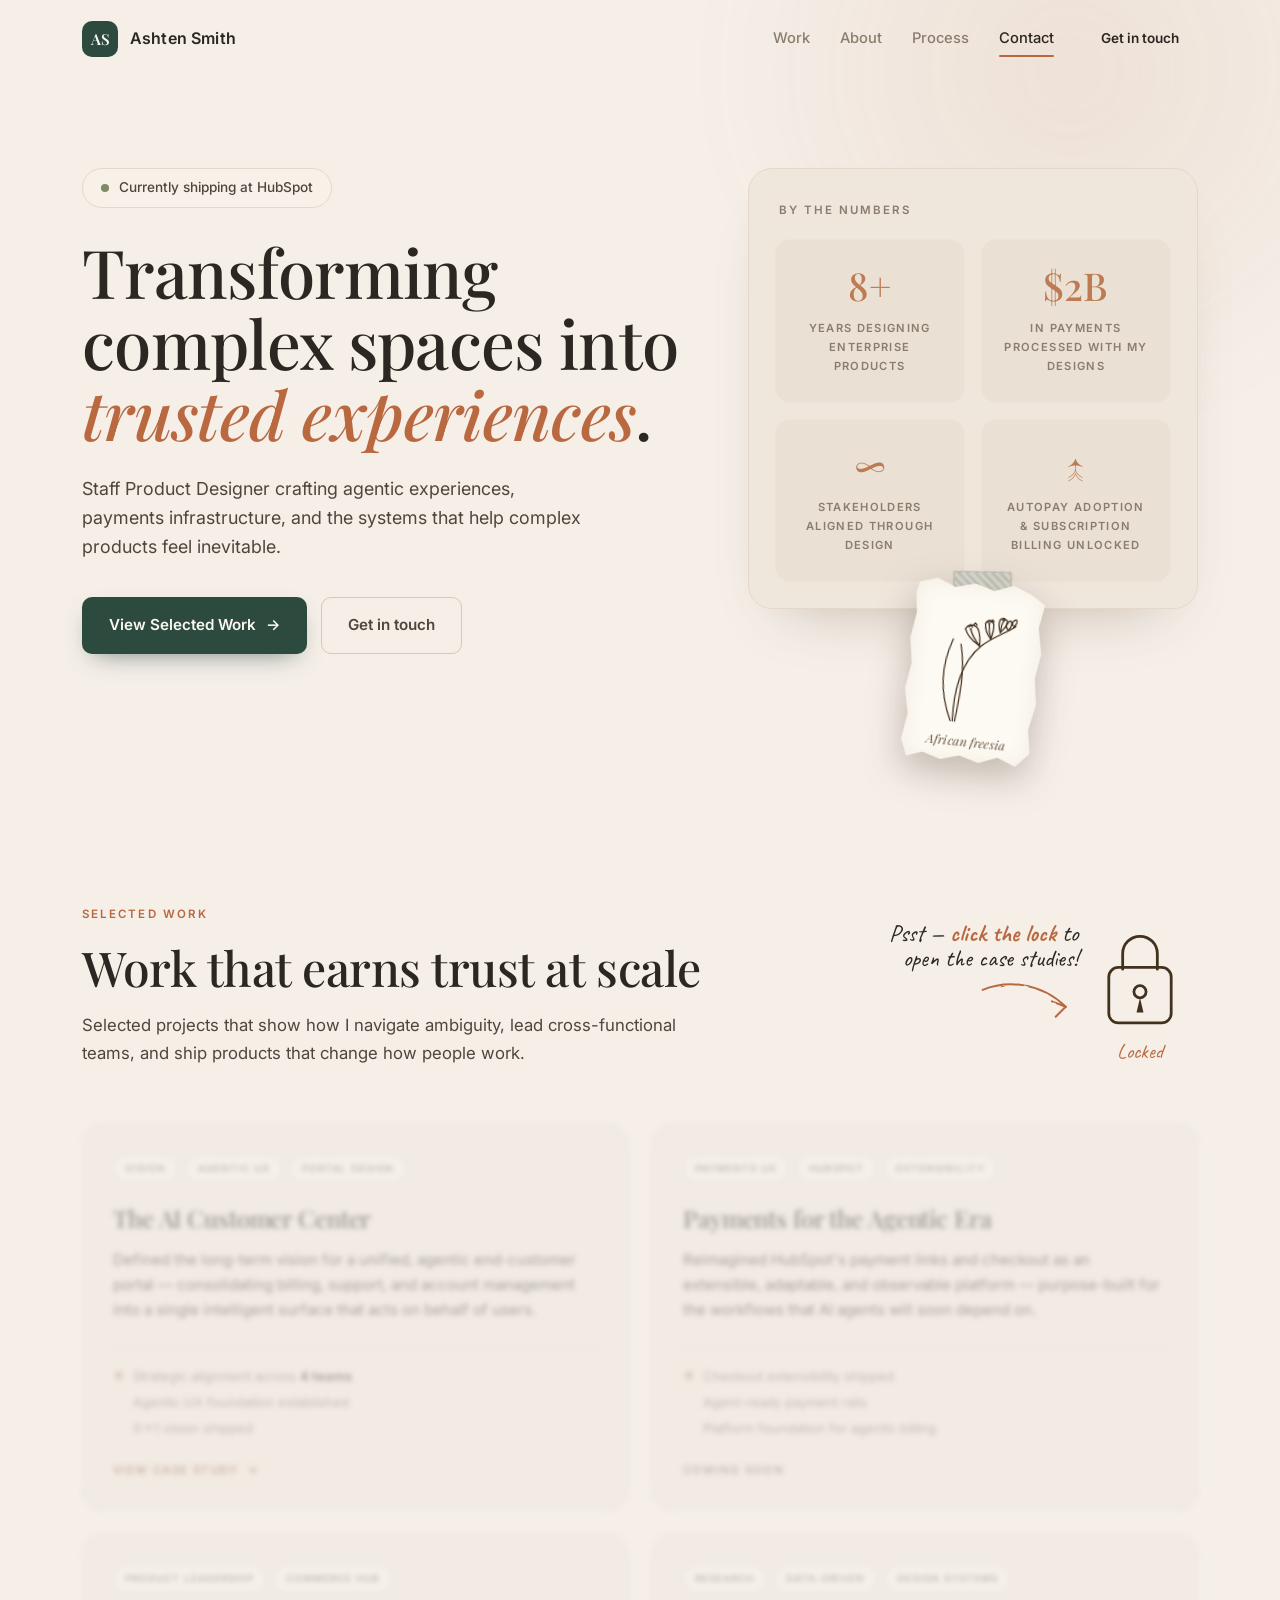
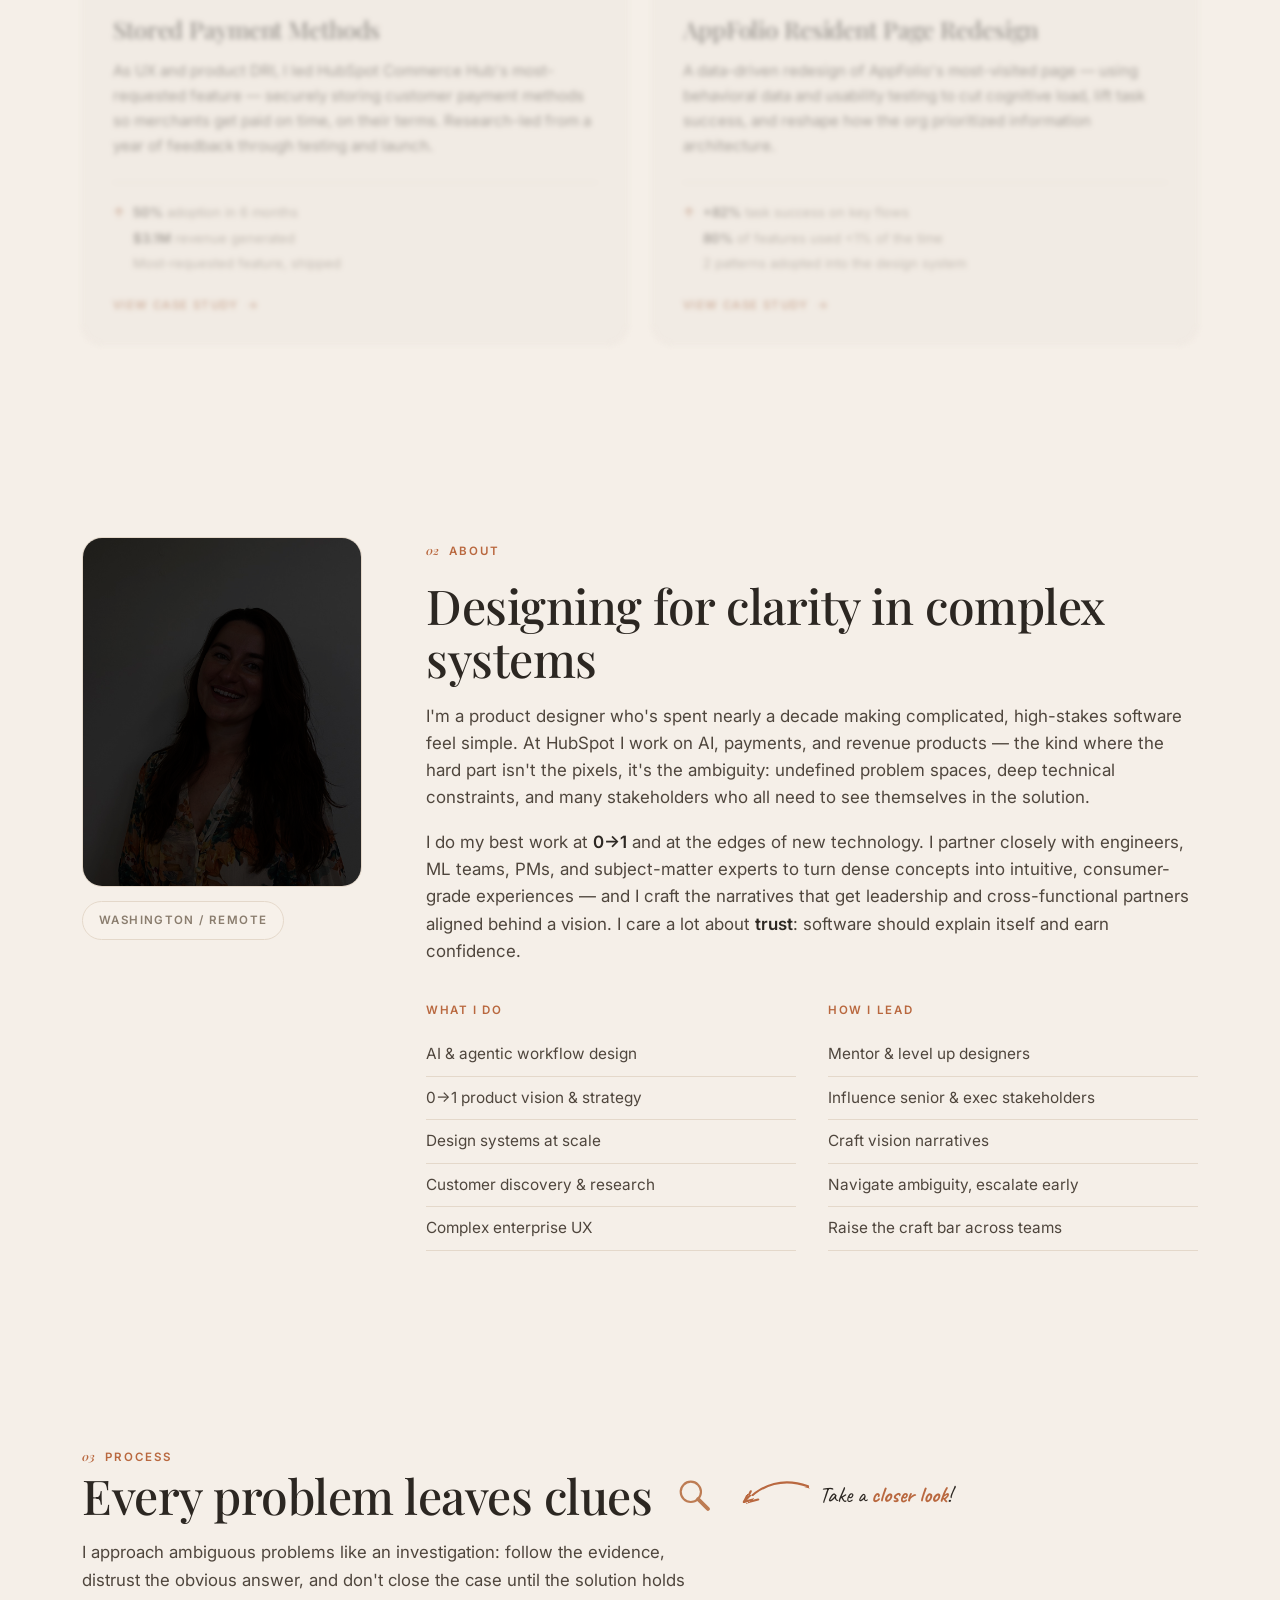
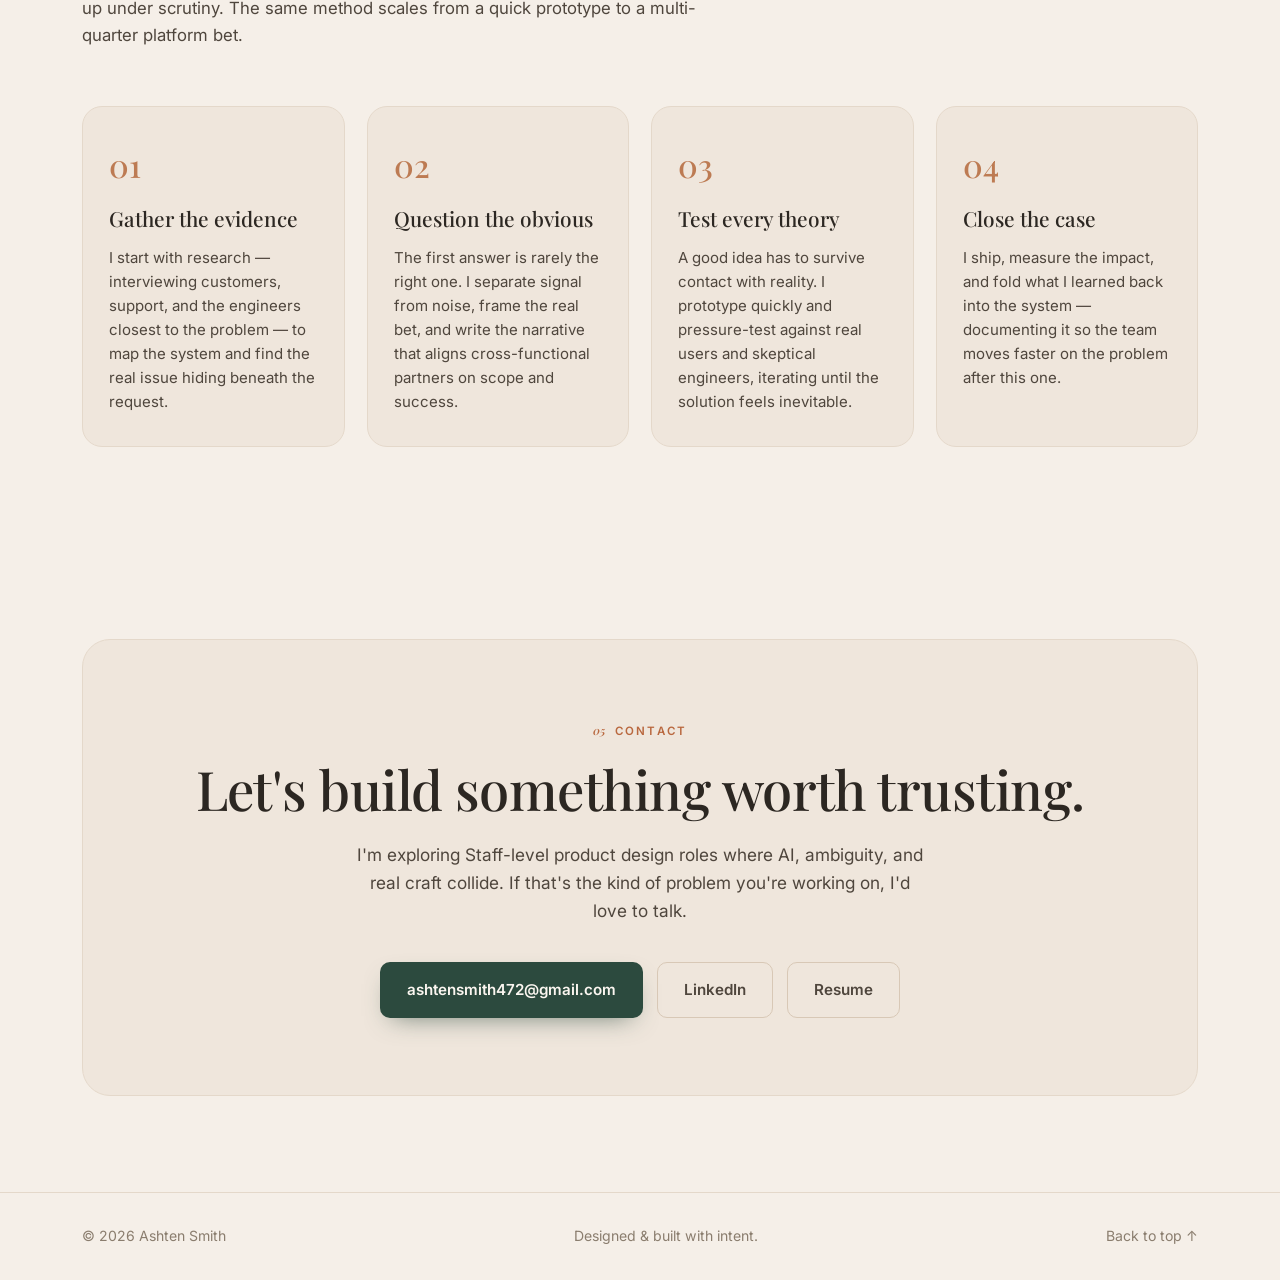
<file: index.html>
<!DOCTYPE html>
<html lang="en">
<head>
  <meta charset="UTF-8" />
  <meta name="viewport" content="width=device-width, initial-scale=1.0" />
  <title>Ashten Smith — Staff Product Designer</title>
  <meta name="description" content="Ashten Smith is a product designer shipping AI-powered systems, agentic workflows, and complex enterprise experiences — turning technical complexity into trust." />

  <!-- Open Graph -->
  <meta property="og:title" content="Ashten Smith — Staff Product Designer" />
  <meta property="og:description" content="Designing AI systems that turn complexity into trust. Selected work from HubSpot and beyond." />
  <meta property="og:type" content="website" />

  <link rel="preconnect" href="https://fonts.googleapis.com" />
  <link rel="preconnect" href="https://fonts.gstatic.com" crossorigin />
  <link href="https://fonts.googleapis.com/css2?family=Caveat:wght@500;600;700&family=Inter:wght@400;500;600;700&family=Playfair+Display:ital,wght@0,400;0,500;0,600;1,400;1,500&display=swap" rel="stylesheet" />
  <link rel="stylesheet" href="styles.css" />
</head>
<body>
  <!-- Skip link for accessibility -->
  <a href="#work" class="skip-link">Skip to content</a>

  <!-- Ambient background -->
  <div class="bg-grid" aria-hidden="true"></div>
  <div class="bg-glow" aria-hidden="true"></div>

  <!-- ============ NAV ============ -->
  <header class="nav" id="nav">
    <div class="nav__inner">
      <a href="#top" class="nav__brand">
        <span class="nav__mark">AS</span>
        <span class="nav__name">Ashten&nbsp;Smith</span>
      </a>
      <nav class="nav__links" aria-label="Primary">
        <a href="#work">Work</a>
        <a href="#about">About</a>
        <a href="#process">Process</a>
        <a href="#contact">Contact</a>
      </nav>
      <a href="#contact" class="btn btn--small nav__cta">Get in touch</a>
      <button class="nav__menu-btn" id="menuBtn" aria-label="Toggle menu" aria-expanded="false">
        <span></span><span></span>
      </button>
    </div>
  </header>

  <main id="top">

    <!-- ============ HERO ============ -->
    <section class="hero" id="hero">
      <div class="container hero__grid">
        <div class="hero__intro">
          <p class="hero__eyebrow reveal">
            <span class="status-dot"></span>
            Currently shipping at HubSpot
          </p>
          <h1 class="hero__title reveal">
            Transforming complex spaces into <em>trusted experiences</em>.
          </h1>
          <p class="hero__sub reveal">
            Staff Product Designer crafting agentic experiences, payments
            infrastructure, and the systems that help complex products feel
            inevitable.
          </p>
          <div class="hero__actions reveal">
            <a href="#work" class="btn btn--primary">View Selected Work <span class="btn__arrow">&#8594;</span></a>
            <a href="#contact" class="btn btn--ghost">Get in touch</a>
          </div>
        </div>

        <!-- ============ BY THE NUMBERS ============ -->
        <aside class="stats-panel reveal" aria-label="By the numbers">
          <p class="stats-panel__head">By the numbers</p>
          <div class="stats">
            <div class="stat">
              <span class="stat__num" data-count="8" data-suffix="+">8+</span>
              <span class="stat__label">Years designing enterprise products</span>
            </div>
            <div class="stat">
              <span class="stat__num" data-count="2" data-prefix="$" data-suffix="B">$2B</span>
              <span class="stat__label">In payments processed with my designs</span>
            </div>
            <div class="stat">
              <span class="stat__num">&#8734;</span>
              <span class="stat__label">Stakeholders aligned through design</span>
            </div>
            <div class="stat">
              <span class="stat__num">&#8593;</span>
              <span class="stat__label">Autopay adoption &amp; subscription billing unlocked</span>
            </div>
          </div>

          <!-- Scrapbook accent: freesia (symbol of trust) taped to the panel's bottom edge -->
          <figure class="scrapbook" tabindex="0" role="img"
                  aria-label="Hand-drawn sketch of an African freesia, a symbol of trust">
            <div class="scrapbook__card">
              <span class="scrapbook__tape" aria-hidden="true"></span>
              <div class="scrapbook__paper">
                <div class="scrapbook__art" aria-hidden="true">
                  <svg viewBox="0 0 140 172" xmlns="http://www.w3.org/2000/svg">
                    <defs>
                      <filter id="freesiaRough" x="-12%" y="-12%" width="124%" height="124%">
                        <feTurbulence type="fractalNoise" baseFrequency="0.018 0.02" numOctaves="2" seed="7" result="n" />
                        <feDisplacementMap in="SourceGraphic" in2="n" scale="2.4" xChannelSelector="R" yChannelSelector="G" />
                      </filter>
                    </defs>
                    <g fill="none" stroke="currentColor" stroke-width="1.7" stroke-linecap="round" stroke-linejoin="round" filter="url(#freesiaRough)">
                      <!-- blade leaves -->
                      <path d="M46,168 C28,130 26,96 39,58" />
                      <path d="M52,168 C56,128 59,98 50,64" />
                      <!-- arching stem -->
                      <path d="M49,168 C46,120 55,86 77,64 C91,50 107,44 121,33" />
                      <!-- flower 1 -->
                      <path d="M75,64 C65,58 57,52 54,43" />
                      <path d="M75,64 C75,55 74,48 71,42" />
                      <path d="M54,43 C56,36 66,34 71,42" />
                      <path d="M58,40 l2.4,-3.4 l2.4,3" />
                      <path d="M64,37 l2.4,-3.4 l2.4,3" />
                      <path d="M75,64 C67,55 63,49 61,43" />
                      <circle cx="61" cy="42.5" r="1.4" fill="currentColor" stroke="none" />
                      <!-- flower 2 -->
                      <path d="M89,53 C83,47 80,41 80,33" />
                      <path d="M89,53 C91,46 92,40 91,33" />
                      <path d="M80,33 C82,27 89,27 91,33" />
                      <path d="M83,31 l2,-3 l2,2.6" />
                      <path d="M87,30 l2,-3 l2,2.6" />
                      <path d="M89,53 C86,45 85,39 85,33" />
                      <circle cx="85" cy="32.5" r="1.3" fill="currentColor" stroke="none" />
                      <!-- flower 3 -->
                      <path d="M101,43 C98,37 97,32 99,26" />
                      <path d="M101,43 C105,38 108,34 110,29" />
                      <path d="M99,26 C102,22 108,24 110,29" />
                      <path d="M102,26 l1.8,-2.6 l2,2.3" />
                      <path d="M101,43 C101,36 102,31 104,27" />
                      <circle cx="104" cy="26.5" r="1.2" fill="currentColor" stroke="none" />
                      <!-- buds -->
                      <path d="M110,38 C106,33 108,27 113,26 C117,28 115,35 111,39" />
                      <path d="M117,32 C115,28 117,24 121,24 C123,27 121,31 118,34" />
                    </g>
                  </svg>
                </div>
                <span class="scrapbook__label">African freesia</span>
              </div>
            </div>
            <figcaption class="scrapbook__note">
              <strong>African freesia</strong>
              <span>a symbol of trust</span>
            </figcaption>
          </figure>
        </aside>
      </div>
    </section>

    <!-- ============ WORK / CASE STUDIES ============ -->
    <section class="section work" id="work">
      <div class="container">
        <div class="work__head reveal">
          <header class="section__head">
          <span class="section__tag">Selected Work</span>
          <h2 class="section__title">Work that earns trust at scale</h2>
          <p class="section__desc">
            Selected projects that show how I navigate ambiguity, lead cross-functional
            teams, and ship products that change how people work.
          </p>
        </header>

        <!-- Lock gate: click to unlock & activate the case-study cards -->
        <div class="lockgate" id="lockGate" hidden>
          <div class="coachmark" aria-hidden="true">
            <p class="coachmark__note">Psst — <b>click the lock</b> to open the case studies!</p>
            <svg class="coachmark__arrow" viewBox="0 0 130 92" xmlns="http://www.w3.org/2000/svg">
              <defs>
                <filter id="arrowRough" x="-15%" y="-15%" width="130%" height="130%">
                  <feTurbulence type="fractalNoise" baseFrequency="0.03 0.04" numOctaves="2" seed="4" result="n" />
                  <feDisplacementMap in="SourceGraphic" in2="n" scale="2.6" />
                </filter>
              </defs>
              <g filter="url(#arrowRough)" fill="none" stroke="currentColor" stroke-width="2.6" stroke-linecap="round" stroke-linejoin="round">
                <path d="M6,18 C 40,4 84,10 114,40" />
                <path d="M114,40 L96,33" />
                <path d="M114,40 L101,53" />
              </g>
            </svg>
          </div>
          <button class="lock" id="lockBtn" type="button" aria-pressed="false" aria-label="Unlock the case studies">
            <svg class="lock__art" viewBox="0 0 120 140" xmlns="http://www.w3.org/2000/svg">
              <defs>
                <filter id="lockRough" x="-12%" y="-12%" width="124%" height="124%">
                  <feTurbulence type="fractalNoise" baseFrequency="0.02" numOctaves="2" seed="9" result="n" />
                  <feDisplacementMap in="SourceGraphic" in2="n" scale="2.0" />
                </filter>
              </defs>
              <g filter="url(#lockRough)" fill="none" stroke="currentColor" stroke-width="3.2" stroke-linecap="round" stroke-linejoin="round">
                <path class="lock__shackle" d="M40,66 V48 a20,20 0 0 1 40,0 V66" />
                <rect x="24" y="64" width="72" height="64" rx="11" />
                <circle cx="60" cy="92" r="7" />
                <path d="M60,99 L56,116 L64,116 Z" fill="currentColor" stroke="none" />
              </g>
            </svg>
            <span class="lock__hint">Locked</span>
          </button>
        </div>
        </div>

        <div class="cases">

          <!-- Case 1 -->
          <article class="case reveal">
            <div class="case__tags">
              <span class="tag">Vision</span>
              <span class="tag">Agentic UX</span>
              <span class="tag">Portal Design</span>
            </div>
            <h3 class="case__title">The AI Customer Center</h3>
            <p class="case__desc">
              Defined the long-term vision for a unified, agentic end-customer
              portal — consolidating billing, support, and account management into
              a single intelligent surface that acts on behalf of users.
            </p>
            <ul class="case__metrics">
              <li>Strategic alignment across <strong>4 teams</strong></li>
              <li>Agentic UX foundation established</li>
              <li>0&#8594;1 vision shipped</li>
            </ul>
            <a href="case-studies/ai-customer-center.html" class="case__link">View case study <span>&#8594;</span></a>
          </article>

          <!-- Case 2 -->
          <article class="case reveal">
            <div class="case__tags">
              <span class="tag">Payments UX</span>
              <span class="tag">HubSpot</span>
              <span class="tag">Extensibility</span>
            </div>
            <h3 class="case__title">Payments for the Agentic Era</h3>
            <p class="case__desc">
              Reimagined HubSpot's payment links and checkout as an extensible,
              adaptable, and observable platform — purpose-built for the workflows
              that AI agents will soon depend on.
            </p>
            <ul class="case__metrics">
              <li>Checkout extensibility shipped</li>
              <li>Agent-ready payment rails</li>
              <li>Platform foundation for agentic billing</li>
            </ul>
            <span class="case__link case__link--muted" aria-disabled="true">Coming soon</span>
          </article>

          <!-- Case 3 -->
          <article class="case reveal">
            <div class="case__tags">
              <span class="tag">Product Leadership</span>
              <span class="tag">Commerce Hub</span>
            </div>
            <h3 class="case__title">Stored Payment Methods</h3>
            <p class="case__desc">
              As UX and product DRI, I led HubSpot Commerce Hub's most-requested
              feature — securely storing customer payment methods so merchants get
              paid on time, on their terms. Research-led from a year of feedback
              through testing and launch.
            </p>
            <ul class="case__metrics">
              <li><strong>50%</strong> adoption in 6 months</li>
              <li><strong>$3.1M</strong> revenue generated</li>
              <li>Most-requested feature, shipped</li>
            </ul>
            <a href="case-studies/stored-payment-methods.html" class="case__link">View case study <span>&#8594;</span></a>
          </article>

          <!-- Case 4 -->
          <article class="case reveal">
            <div class="case__tags">
              <span class="tag">Research</span>
              <span class="tag">Data-Driven</span>
              <span class="tag">Design Systems</span>
            </div>
            <h3 class="case__title">AppFolio Resident Page Redesign</h3>
            <p class="case__desc">
              A data-driven redesign of AppFolio's most-visited page — using
              behavioral data and usability testing to cut cognitive load, lift task
              success, and reshape how the org prioritized information architecture.
            </p>
            <ul class="case__metrics">
              <li><strong>+82%</strong> task success on key flows</li>
              <li><strong>80%</strong> of features used &lt;1% of the time</li>
              <li>2 patterns adopted into the design system</li>
            </ul>
            <a href="case-studies/appfolio-resident-page.html" class="case__link">View case study <span>&#8594;</span></a>
          </article>

        </div>

        <!-- Editor's note for Ashten -->
        <!--
          NOTE: Copy and metrics here mirror the Figma redesign. Swap in real
          numbers, add hero images, and link each `case__link` to a dedicated
          detail page (e.g. /case-studies/ai-customer-center.html).
        -->
      </div>
    </section>

    <!-- ============ ABOUT ============ -->
    <section class="section about" id="about">
      <div class="container about__grid">
        <div class="about__media reveal">
          <div class="about__portrait">
            <img class="about__photo" src="assets/headshot.jpg" alt="Ashten Smith" />
          </div>
          <div class="about__badge"><span class="mono">Washington / Remote</span></div>
        </div>
        <div class="about__content reveal">
          <span class="section__tag"><span class="mono">02</span> About</span>
          <h2 class="section__title">Designing for clarity in complex systems</h2>
          <p>
            I'm a product designer who's spent nearly a decade making complicated,
            high-stakes software feel simple. At HubSpot I work on AI, payments, and
            revenue products — the kind where the hard part isn't the pixels, it's the
            ambiguity: undefined problem spaces, deep technical constraints, and many
            stakeholders who all need to see themselves in the solution.
          </p>
          <p>
            I do my best work at <strong>0&#8594;1</strong> and at the edges of new technology.
            I partner closely with engineers, ML teams, PMs, and subject-matter experts to
            turn dense concepts into intuitive, consumer-grade experiences — and I craft the
            narratives that get leadership and cross-functional partners aligned behind a vision.
            I care a lot about <strong>trust</strong>: software should explain itself and earn confidence.
          </p>
          <div class="about__cols">
            <div>
              <h4 class="about__h4">What I do</h4>
              <ul class="about__list">
                <li>AI &amp; agentic workflow design</li>
                <li>0&#8594;1 product vision &amp; strategy</li>
                <li>Design systems at scale</li>
                <li>Customer discovery &amp; research</li>
                <li>Complex enterprise UX</li>
              </ul>
            </div>
            <div>
              <h4 class="about__h4">How I lead</h4>
              <ul class="about__list">
                <li>Mentor &amp; level up designers</li>
                <li>Influence senior &amp; exec stakeholders</li>
                <li>Craft vision narratives</li>
                <li>Navigate ambiguity, escalate early</li>
                <li>Raise the craft bar across teams</li>
              </ul>
            </div>
          </div>
        </div>
      </div>
    </section>

    <!-- ============ PROCESS ============ -->
    <section class="section process" id="process">
      <div class="container">
        <header class="section__head reveal">
          <span class="section__tag"><span class="mono">03</span> Process</span>
          <div class="process__titlerow">
            <h2 class="section__title">Every problem leaves clues</h2>
            <button class="specs-toggle" id="specsToggle" type="button" aria-pressed="false"
                    aria-label="Take a closer look to reveal a note" title="Take a closer look">
              <svg viewBox="0 0 60 60" xmlns="http://www.w3.org/2000/svg">
                <defs>
                  <filter id="specsToggleRough" x="-12%" y="-12%" width="124%" height="124%">
                    <feTurbulence type="fractalNoise" baseFrequency="0.04" numOctaves="2" seed="5" result="n" />
                    <feDisplacementMap in="SourceGraphic" in2="n" scale="1.8" />
                  </filter>
                </defs>
                <g filter="url(#specsToggleRough)" fill="none" stroke="currentColor" stroke-linecap="round" stroke-linejoin="round">
                  <circle cx="25" cy="25" r="16" stroke-width="3.4" />
                  <path d="M36.5,36.5 L52,52" stroke-width="6" />
                </g>
              </svg>
            </button>
            <span class="specs-coach" id="specsCoach" aria-hidden="true">
              <svg class="specs-coach__arrow" viewBox="0 0 94 54" xmlns="http://www.w3.org/2000/svg">
                <defs>
                  <filter id="specsCoachRough" x="-15%" y="-15%" width="130%" height="130%">
                    <feTurbulence type="fractalNoise" baseFrequency="0.03 0.04" numOctaves="2" seed="3" result="n" />
                    <feDisplacementMap in="SourceGraphic" in2="n" scale="2.6" />
                  </filter>
                </defs>
                <g filter="url(#specsCoachRough)" fill="none" stroke="currentColor" stroke-width="2.6" stroke-linecap="round" stroke-linejoin="round">
                  <path d="M88,16 C60,6 32,12 12,36" />
                  <path d="M12,36 L28,32" />
                  <path d="M12,36 L19,22" />
                </g>
              </svg>
              <span class="specs-coach__note">Take a <b>closer look</b>!</span>
            </span>
          </div>
          <p class="section__desc">
            I approach ambiguous problems like an investigation: follow the evidence,
            distrust the obvious answer, and don't close the case until the solution
            holds up under scrutiny. The same method scales from a quick prototype to
            a multi-quarter platform bet.
          </p>
        </header>
        <div class="steps">
          <div class="step reveal">
            <span class="step__num mono">01</span>
            <h3 class="step__title">Gather the evidence</h3>
            <p>I start with research — interviewing customers, support, and the engineers closest to the problem — to map the system and find the real issue hiding beneath the request.</p>
          </div>
          <div class="step reveal">
            <span class="step__num mono">02</span>
            <h3 class="step__title">Question the obvious</h3>
            <p>The first answer is rarely the right one. I separate signal from noise, frame the real bet, and write the narrative that aligns cross-functional partners on scope and success.</p>
          </div>
          <div class="step reveal">
            <span class="step__num mono">03</span>
            <h3 class="step__title">Test every theory</h3>
            <p>A good idea has to survive contact with reality. I prototype quickly and pressure-test against real users and skeptical engineers, iterating until the solution feels inevitable.</p>
          </div>
          <div class="step reveal">
            <span class="step__num mono">04</span>
            <h3 class="step__title">Close the case</h3>
            <p>I ship, measure the impact, and fold what I learned back into the system — documenting it so the team moves faster on the problem after this one.</p>
          </div>
        </div>
      </div>
    </section>

    <!-- ============ TESTIMONIALS (hidden) ============ -->
    <section class="section quotes" id="testimonials" hidden>
      <div class="container">
        <header class="section__head reveal">
          <span class="section__tag"><span class="mono">04</span> Endorsements</span>
          <h2 class="section__title">What collaborators say</h2>
        </header>
        <div class="quote-grid">
          <figure class="quote reveal">
            <blockquote>"Ashten takes the most ambiguous, technical problems and returns a vision the whole team can rally behind. Genuinely systems-level thinking."</blockquote>
            <figcaption><strong>Product Lead</strong><span>HubSpot</span></figcaption>
          </figure>
          <figure class="quote reveal">
            <blockquote>"The rare designer engineers love working with — pragmatic, deeply collaborative, and relentless about making complex flows feel effortless."</blockquote>
            <figcaption><strong>Staff Engineer</strong><span>HubSpot</span></figcaption>
          </figure>
          <figure class="quote reveal">
            <blockquote>"Raised the craft bar for everyone around him and mentored half the team into better designers while shipping his own ambitious work."</blockquote>
            <figcaption><strong>Design Manager</strong><span>HubSpot</span></figcaption>
          </figure>
        </div>
        <!-- NOTE: Replace with real, attributed quotes (with permission) for maximum credibility. -->
      </div>
    </section>

    <!-- ============ CONTACT ============ -->
    <section class="section contact" id="contact">
      <div class="container">
        <div class="contact__card reveal">
          <span class="section__tag"><span class="mono">05</span> Contact</span>
          <h2 class="contact__title">Let's build something worth trusting.</h2>
          <p class="contact__desc">
            I'm exploring Staff-level product design roles where AI, ambiguity, and
            real craft collide. If that's the kind of problem you're working on,
            I'd love to talk.
          </p>
          <div class="contact__actions">
            <a href="mailto:ashtensmith472@gmail.com" class="btn btn--primary">ashtensmith472@gmail.com</a>
            <a href="https://www.linkedin.com/in/ashten-smith/" class="btn btn--ghost" target="_blank" rel="noopener">LinkedIn</a>
            <a href="resume.html" class="btn btn--ghost">Resume</a>
          </div>
        </div>
      </div>
    </section>
  </main>

  <!-- ============ FOOTER ============ -->
  <footer class="footer">
    <div class="container footer__inner">
      <span class="mono">© 2026 Ashten Smith</span>
      <span class="footer__made">Designed &amp; built with intent.</span>
      <a href="#top" class="footer__top">Back to top &#8593;</a>
    </div>
  </footer>

  <!-- ============ "THROUGH THE GLASSES" VIEW ============ -->
  <div class="specs-view" id="specsView" role="dialog" aria-modal="true" aria-label="A note, seen through the magnifying glass" hidden>
    <svg class="specs-view__frame" viewBox="0 0 1600 900" preserveAspectRatio="xMidYMid slice" aria-hidden="true" xmlns="http://www.w3.org/2000/svg">
      <defs>
        <filter id="specsRough" x="-4%" y="-6%" width="108%" height="112%">
          <feTurbulence type="fractalNoise" baseFrequency="0.004 0.005" numOctaves="2" seed="6" result="n" />
          <feDisplacementMap in="SourceGraphic" in2="n" scale="8" />
        </filter>
        <radialGradient id="specsGlass" cx="38%" cy="30%" r="80%">
          <stop offset="0%" stop-color="#ffffff" stop-opacity="0.12" />
          <stop offset="55%" stop-color="#7f8a63" stop-opacity="0.05" />
          <stop offset="100%" stop-color="#ffffff" stop-opacity="0" />
        </radialGradient>
      </defs>
      <g filter="url(#specsRough)">
        <!-- the single magnifying-glass lens -->
        <circle cx="800" cy="446" r="430" fill="url(#specsGlass)" />
        <!-- handle, drawn first so the rim sits cleanly over its join -->
        <path d="M1104,750 L1500,1010" stroke="#f1e7da" stroke-width="58" stroke-linecap="round" fill="none" />
        <circle cx="800" cy="446" r="430" fill="none" stroke="#f1e7da" stroke-width="11" />
      </g>
    </svg>
    <div class="specs-view__reveal">
      <div class="specs-view__msg">
        <span class="specs-view__kicker">Now in focus</span>
        <p class="specs-view__text">I use <em>evidence-based design</em> to crack the case.</p>
      </div>
      <button class="specs-view__close" id="specsClose" type="button">Done looking</button>
    </div>
  </div>

  <!-- ============ EASTER-EGG TOAST ============ -->
  <div class="egg-toast" id="eggToast" role="status" aria-live="polite" hidden>
    <span class="egg-toast__icon" aria-hidden="true">&#129370;</span>
    <span class="egg-toast__text">
      <strong class="egg-toast__title">Easter egg found!</strong>
      <span class="egg-toast__count" id="eggCount">1 of 3</span>
    </span>
  </div>

  <!-- ============ EASTER-EGG INTRO (first find) ============ -->
  <div class="prize prize--intro" id="eggIntro" role="dialog" aria-modal="true" aria-label="You found an easter egg" hidden>
    <div class="prize__card">
      <span class="prize__egg" aria-hidden="true">&#129370;</span>
      <p class="prize__kicker">You found an easter egg!</p>
      <h3 class="prize__title">There are three hidden here</h3>
      <p class="prize__sub">Nice eye. Three little easter eggs are tucked around this page — playful things you can click. Find all three and a special prize is yours.</p>
      <p class="egg-progress">1 of 3 found</p>
      <button class="btn btn--primary prize__close" id="eggIntroClose" type="button">Keep exploring</button>
    </div>
  </div>

  <!-- ============ PRIZE: DANCING PLATYPUS ============ -->
  <div class="prize" id="prizeModal" role="dialog" aria-modal="true" aria-label="You found all three easter eggs" hidden>
    <div class="prize__card">
      <div class="confetti-layer" aria-hidden="true">
        <span class="confetti"></span><span class="confetti"></span><span class="confetti"></span>
        <span class="confetti"></span><span class="confetti"></span><span class="confetti"></span>
        <span class="confetti"></span><span class="confetti"></span><span class="confetti"></span>
        <span class="confetti"></span>
      </div>
      <p class="prize__kicker">You found all three! &#127881;</p>
      <h3 class="prize__title">Your prize: a dancing platypus</h3>
      <div class="prize__stage">
        <span class="prize__note prize__note--1" aria-hidden="true">&#9834;</span>
        <span class="prize__note prize__note--2" aria-hidden="true">&#9835;</span>
        <svg class="platypus" viewBox="0 0 260 200" xmlns="http://www.w3.org/2000/svg" aria-hidden="true">
          <ellipse class="platypus__tail" cx="48" cy="130" rx="44" ry="25" fill="#6f5436" />
          <ellipse cx="98" cy="176" rx="17" ry="9" fill="#bd7d3c" />
          <ellipse cx="162" cy="178" rx="17" ry="9" fill="#bd7d3c" />
          <ellipse cx="134" cy="118" rx="88" ry="62" fill="#8a6a4a" />
          <ellipse cx="140" cy="138" rx="66" ry="44" fill="#a17f5b" />
          <path class="platypus__arm" d="M150,116 C168,108 182,102 194,92" stroke="#7a5c3d" stroke-width="11" fill="none" stroke-linecap="round" />
          <g class="platypus__bill">
            <path d="M198,104 C226,95 252,104 252,121 C252,138 226,147 198,138 C206,126 206,116 198,104 Z" fill="#cf9055" />
            <path d="M207,121 C222,119 238,121 246,121" stroke="#9c6a35" stroke-width="2.4" fill="none" stroke-linecap="round" />
            <circle cx="216" cy="112" r="2.2" fill="#7a4f25" />
            <circle cx="228" cy="111" r="2.2" fill="#7a4f25" />
          </g>
          <circle cx="178" cy="124" r="11" fill="#d79a78" opacity="0.45" />
          <circle cx="186" cy="100" r="8.5" fill="#2c2722" />
          <circle cx="188.5" cy="97" r="2.8" fill="#fff" />
        </svg>
      </div>
      <p class="prize__sub">Thanks for poking around, curiosity is a design skill. The real prize? Twenty minutes of my time. Let&rsquo;s book a chat.</p>
      <div class="prize__actions" style="display:flex; gap:10px; justify-content:center; align-items:center; flex-wrap:wrap;">
        <a class="btn btn--primary" href="https://calendar.app.google/QXBEEPSXkFhMyVmS8" target="_blank" rel="noopener">Book a chat with me &#8599;</a>
        <button class="btn btn--ghost prize__close" id="prizeClose" type="button">Maybe later</button>
      </div>
    </div>
  </div>

  <script src="script.js"></script>
</body>
</html>
</file>
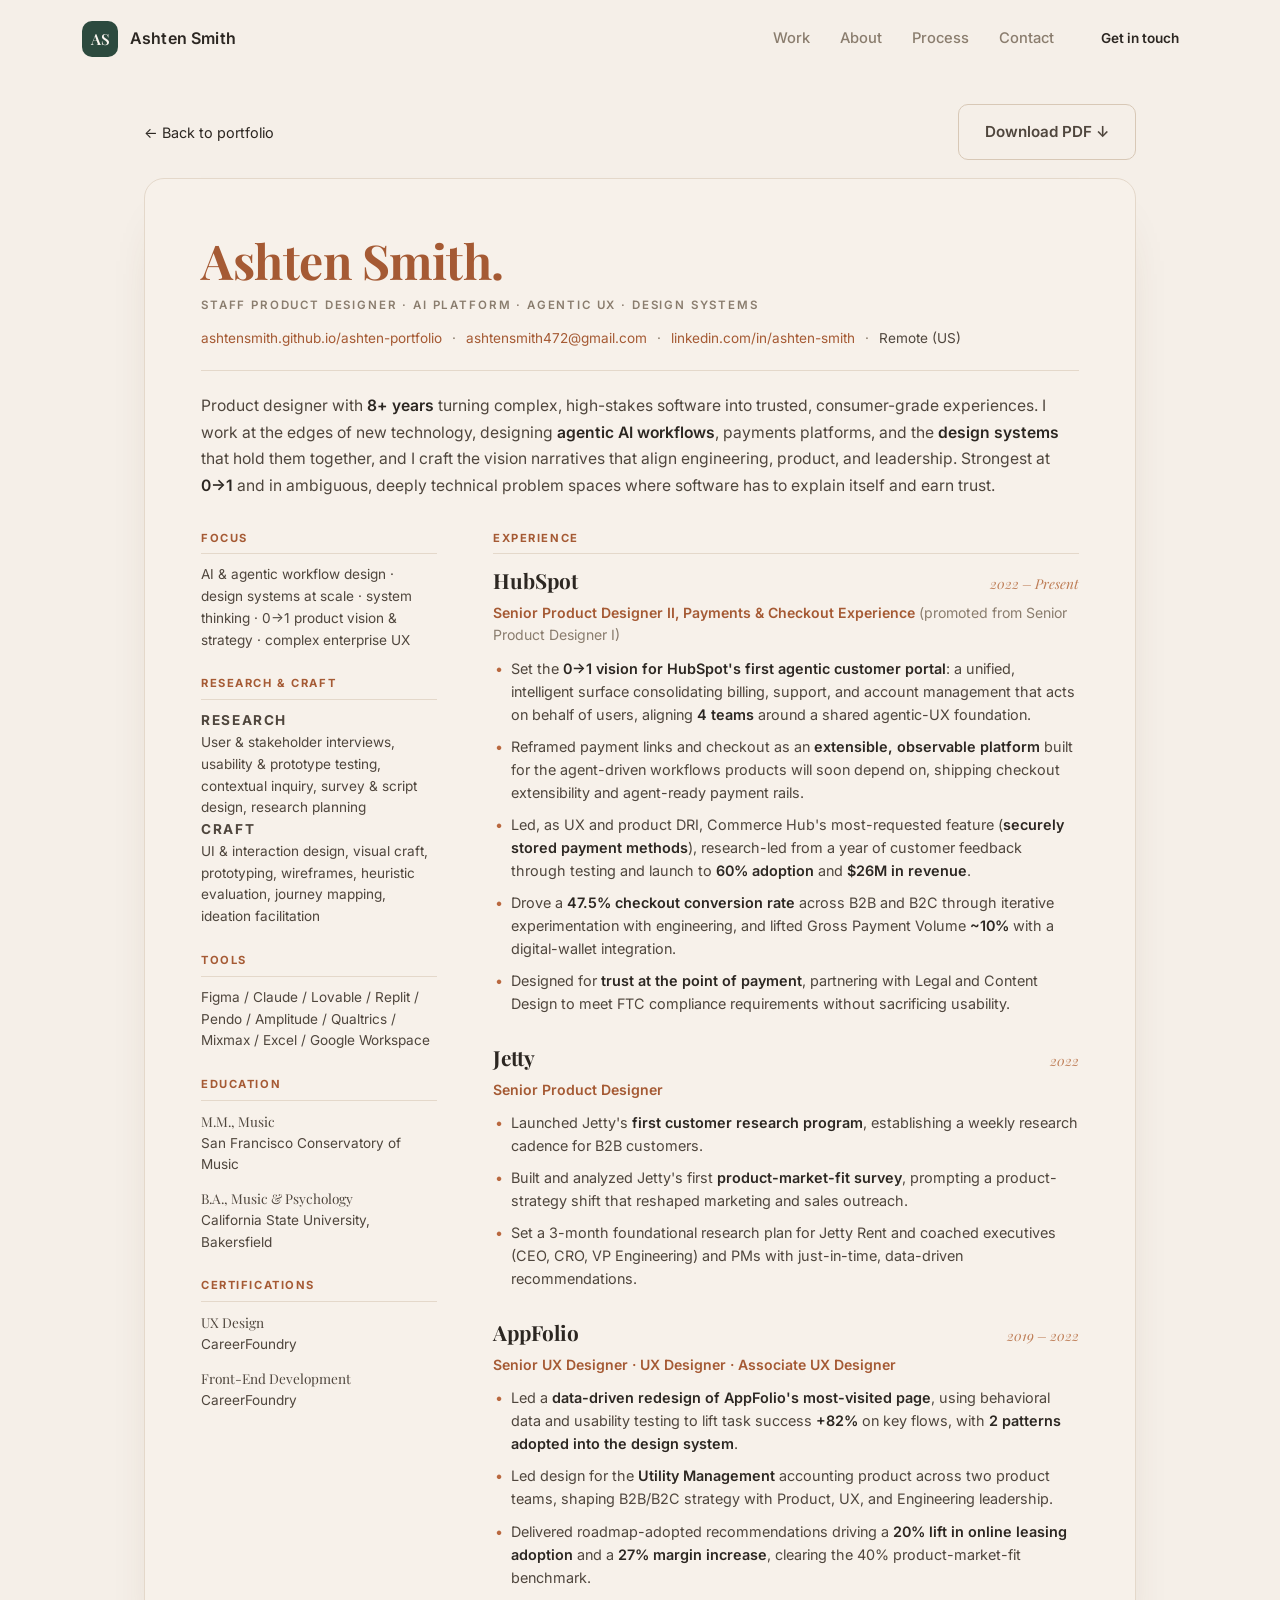
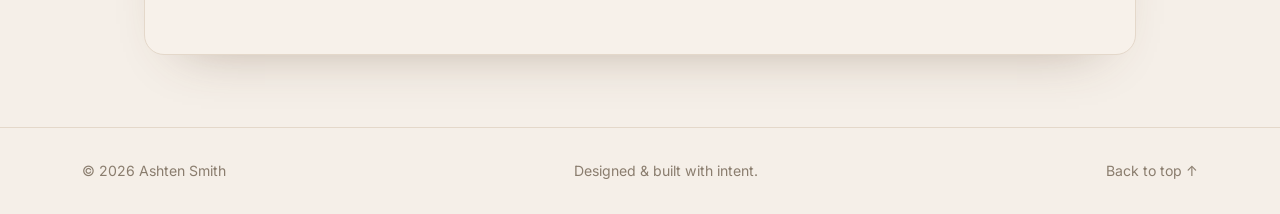
<file: resume.html>
<!DOCTYPE html>
<html lang="en">
<head>
  <meta charset="UTF-8" />
  <meta name="viewport" content="width=device-width, initial-scale=1.0" />
  <title>Résumé · Ashten Smith</title>
  <meta name="description" content="Résumé of Ashten Smith, Staff Product Designer working in AI platform, agentic UX, and design systems." />

  <meta property="og:title" content="Résumé · Ashten Smith" />
  <meta property="og:description" content="Résumé of Ashten Smith, Staff Product Designer." />
  <meta property="og:type" content="profile" />

  <link rel="preconnect" href="https://fonts.googleapis.com" />
  <link rel="preconnect" href="https://fonts.gstatic.com" crossorigin />
  <link href="https://fonts.googleapis.com/css2?family=Caveat:wght@500;600;700&family=Inter:wght@400;500;600;700&family=Playfair+Display:ital,wght@0,400;0,500;0,600;1,400;1,500&display=swap" rel="stylesheet" />
  <link rel="stylesheet" href="styles.css" />

  <style>
    .resume-wrap { max-width: 1040px; margin: 0 auto; padding: 104px 24px 72px; }

    .resume-topbar {
      display: flex; align-items: center; justify-content: space-between;
      gap: 16px; flex-wrap: wrap; margin-bottom: 18px;
    }
    .resume-back { font-size: 0.9rem; }

    .resume-doc {
      background: var(--surface-3);
      border: 1px solid var(--border);
      border-radius: var(--radius);
      box-shadow: 0 26px 54px -38px rgba(90,60,35,0.45);
      padding: clamp(28px, 4.5vw, 56px);
    }

    /* Header */
    .resume-hd { border-bottom: 1px solid var(--border); padding-bottom: 20px; }
    .resume-name {
      font-family: var(--font-serif);
      font-size: clamp(2.2rem, 5vw, 3rem);
      line-height: 1.05; letter-spacing: -0.01em;
      color: var(--accent-deep); margin: 0;
    }
    .resume-role {
      margin: 10px 0 0;
      font-size: 0.72rem; font-weight: 600;
      letter-spacing: 0.16em; text-transform: uppercase;
      color: var(--text-muted);
    }
    .resume-contact {
      margin: 14px 0 0; font-size: 0.85rem; color: var(--text-soft);
      display: flex; flex-wrap: wrap; gap: 6px 10px; align-items: center;
    }
    .resume-contact a { color: var(--accent-deep); text-decoration: none; }
    .resume-contact a:hover { text-decoration: underline; }
    .resume-contact .sep { color: var(--text-muted); }

    .resume-summary {
      margin: 22px 0 30px; font-size: 0.98rem; line-height: 1.7; color: var(--text-soft);
    }
    .resume-summary strong { color: var(--text); font-weight: 600; }

    /* Two-column body */
    .resume-grid { display: grid; grid-template-columns: 236px 1fr; gap: clamp(28px, 4.5vw, 56px); }

    .resume-sec { margin-bottom: 24px; }
    .resume-sec__h {
      margin: 0 0 10px; padding-bottom: 6px;
      font-size: 0.7rem; font-weight: 700; letter-spacing: 0.14em; text-transform: uppercase;
      color: var(--accent-deep); border-bottom: 1px solid var(--border);
    }
    .resume-subh {
      margin: 12px 0 4px; font-size: 0.68rem; font-weight: 700;
      letter-spacing: 0.12em; text-transform: uppercase; color: var(--text-muted);
    }
    .resume-side p { margin: 0; font-size: 0.85rem; line-height: 1.6; color: var(--text-soft); }

    .resume-item { margin-bottom: 12px; }
    .resume-item__t { margin: 0; font-family: var(--font-serif); font-size: 0.98rem; color: var(--text); }
    .resume-item__s { margin: 2px 0 0; font-size: 0.82rem; color: var(--text-muted); }

    /* Experience */
    .resume-job { margin-bottom: 26px; }
    .resume-job:last-child { margin-bottom: 0; }
    .rj-head { display: flex; align-items: baseline; justify-content: space-between; gap: 12px; }
    .rj-co { margin: 0; font-family: var(--font-serif); font-size: 1.3rem; color: var(--text); }
    .rj-date {
      font-family: var(--font-serif); font-style: italic;
      font-size: 0.85rem; color: var(--accent-soft); white-space: nowrap;
    }
    .rj-role { margin: 4px 0 10px; font-size: 0.88rem; font-weight: 600; color: var(--accent-deep); }
    .rj-role .rj-note { color: var(--text-muted); font-weight: 400; }

    .resume-job ul { list-style: none; margin: 0; padding: 0; }
    .resume-job li {
      position: relative; padding-left: 18px; margin-bottom: 9px;
      font-size: 0.9rem; line-height: 1.6; color: var(--text-soft);
    }
    .resume-job li::before { content: "•"; position: absolute; left: 2px; color: var(--accent); }
    .resume-job li strong { color: var(--text); font-weight: 600; }

    @media (max-width: 760px) {
      .resume-grid { grid-template-columns: 1fr; gap: 28px; }
      .resume-wrap { padding-top: 88px; }
    }

    /* Print: clean page, no chrome */
    @media print {
      .nav, .resume-topbar, .footer { display: none !important; }
      body { background: #fff; }
      .resume-wrap { padding: 0; max-width: none; }
      .resume-doc { border: 0; box-shadow: none; border-radius: 0; padding: 0; background: #fff; }
    }
  </style>
</head>
<body>
  <a href="#resume" class="skip-link">Skip to content</a>

  <!-- ============ NAV ============ -->
  <header class="nav" id="nav">
    <div class="nav__inner">
      <a href="index.html#top" class="nav__brand">
        <span class="nav__mark">AS</span>
        <span class="nav__name">Ashten&nbsp;Smith</span>
      </a>
      <nav class="nav__links" aria-label="Primary">
        <a href="index.html#work">Work</a>
        <a href="index.html#about">About</a>
        <a href="index.html#process">Process</a>
        <a href="index.html#contact">Contact</a>
      </nav>
      <a href="index.html#contact" class="btn btn--small nav__cta">Get in touch</a>
      <button class="nav__menu-btn" id="menuBtn" aria-label="Toggle menu" aria-expanded="false">
        <span></span><span></span>
      </button>
    </div>
  </header>

  <main class="resume-wrap" id="resume">
    <div class="resume-topbar">
      <a href="index.html#contact" class="cs-back resume-back">&#8592; Back to portfolio</a>
      <a href="assets/Ashten_Smith_Resume.pdf" class="btn btn--ghost" target="_blank" rel="noopener" download>Download PDF &#8595;</a>
    </div>

    <article class="resume-doc">
      <!-- Header -->
      <header class="resume-hd">
        <h1 class="resume-name">Ashten Smith.</h1>
        <p class="resume-role">Staff Product Designer · AI Platform · Agentic UX · Design Systems</p>
        <p class="resume-contact">
          <a href="https://ashtensmith.github.io/ashten-portfolio/">ashtensmith.github.io/ashten-portfolio</a>
          <span class="sep">·</span>
          <a href="mailto:ashtensmith472@gmail.com">ashtensmith472@gmail.com</a>
          <span class="sep">·</span>
          <a href="https://www.linkedin.com/in/ashten-smith/" target="_blank" rel="noopener">linkedin.com/in/ashten-smith</a>
          <span class="sep">·</span>
          <span>Remote (US)</span>
        </p>
      </header>

      <!-- Summary -->
      <p class="resume-summary">
        Product designer with <strong>8+ years</strong> turning complex, high-stakes software into
        trusted, consumer-grade experiences. I work at the edges of new technology, designing
        <strong>agentic AI workflows</strong>, payments platforms, and the <strong>design systems</strong>
        that hold them together, and I craft the vision narratives that align engineering, product, and
        leadership. Strongest at <strong>0&#8594;1</strong> and in ambiguous, deeply technical problem
        spaces where software has to explain itself and earn trust.
      </p>

      <div class="resume-grid">
        <!-- Sidebar -->
        <aside class="resume-side">
          <section class="resume-sec">
            <h2 class="resume-sec__h">Focus</h2>
            <p>AI &amp; agentic workflow design · design systems at scale · system thinking · 0&#8594;1 product vision &amp; strategy · complex enterprise UX</p>
          </section>

          <section class="resume-sec">
            <h2 class="resume-sec__h">Research &amp; Craft</h2>
            <p class="resume-subh">Research</p>
            <p>User &amp; stakeholder interviews, usability &amp; prototype testing, contextual inquiry, survey &amp; script design, research planning</p>
            <p class="resume-subh">Craft</p>
            <p>UI &amp; interaction design, visual craft, prototyping, wireframes, heuristic evaluation, journey mapping, ideation facilitation</p>
          </section>

          <section class="resume-sec">
            <h2 class="resume-sec__h">Tools</h2>
            <p>Figma / Claude / Lovable / Replit / Pendo / Amplitude / Qualtrics / Mixmax / Excel / Google Workspace</p>
          </section>

          <section class="resume-sec">
            <h2 class="resume-sec__h">Education</h2>
            <div class="resume-item">
              <p class="resume-item__t">M.M., Music</p>
              <p class="resume-item__s">San Francisco Conservatory of Music</p>
            </div>
            <div class="resume-item">
              <p class="resume-item__t">B.A., Music &amp; Psychology</p>
              <p class="resume-item__s">California State University, Bakersfield</p>
            </div>
          </section>

          <section class="resume-sec">
            <h2 class="resume-sec__h">Certifications</h2>
            <div class="resume-item">
              <p class="resume-item__t">UX Design</p>
              <p class="resume-item__s">CareerFoundry</p>
            </div>
            <div class="resume-item">
              <p class="resume-item__t">Front-End Development</p>
              <p class="resume-item__s">CareerFoundry</p>
            </div>
          </section>
        </aside>

        <!-- Experience -->
        <div class="resume-main">
          <h2 class="resume-sec__h">Experience</h2>

          <section class="resume-job">
            <div class="rj-head">
              <h3 class="rj-co">HubSpot</h3>
              <span class="rj-date">2022 &#8211; Present</span>
            </div>
            <p class="rj-role">Senior Product Designer II, Payments &amp; Checkout Experience <span class="rj-note">(promoted from Senior Product Designer I)</span></p>
            <ul>
              <li>Set the <strong>0&#8594;1 vision for HubSpot's first agentic customer portal</strong>: a unified, intelligent surface consolidating billing, support, and account management that acts on behalf of users, aligning <strong>4 teams</strong> around a shared agentic-UX foundation.</li>
              <li>Reframed payment links and checkout as an <strong>extensible, observable platform</strong> built for the agent-driven workflows products will soon depend on, shipping checkout extensibility and agent-ready payment rails.</li>
              <li>Led, as UX and product DRI, Commerce Hub's most-requested feature (<strong>securely stored payment methods</strong>), research-led from a year of customer feedback through testing and launch to <strong>60% adoption</strong> and <strong>$26M in revenue</strong>.</li>
              <li>Drove a <strong>47.5% checkout conversion rate</strong> across B2B and B2C through iterative experimentation with engineering, and lifted Gross Payment Volume <strong>~10%</strong> with a digital-wallet integration.</li>
              <li>Designed for <strong>trust at the point of payment</strong>, partnering with Legal and Content Design to meet FTC compliance requirements without sacrificing usability.</li>
            </ul>
          </section>

          <section class="resume-job">
            <div class="rj-head">
              <h3 class="rj-co">Jetty</h3>
              <span class="rj-date">2022</span>
            </div>
            <p class="rj-role">Senior Product Designer</p>
            <ul>
              <li>Launched Jetty's <strong>first customer research program</strong>, establishing a weekly research cadence for B2B customers.</li>
              <li>Built and analyzed Jetty's first <strong>product-market-fit survey</strong>, prompting a product-strategy shift that reshaped marketing and sales outreach.</li>
              <li>Set a 3-month foundational research plan for Jetty Rent and coached executives (CEO, CRO, VP Engineering) and PMs with just-in-time, data-driven recommendations.</li>
            </ul>
          </section>

          <section class="resume-job">
            <div class="rj-head">
              <h3 class="rj-co">AppFolio</h3>
              <span class="rj-date">2019 &#8211; 2022</span>
            </div>
            <p class="rj-role">Senior UX Designer · UX Designer · Associate UX Designer</p>
            <ul>
              <li>Led a <strong>data-driven redesign of AppFolio's most-visited page</strong>, using behavioral data and usability testing to lift task success <strong>+82%</strong> on key flows, with <strong>2 patterns adopted into the design system</strong>.</li>
              <li>Led design for the <strong>Utility Management</strong> accounting product across two product teams, shaping B2B/B2C strategy with Product, UX, and Engineering leadership.</li>
              <li>Delivered roadmap-adopted recommendations driving a <strong>20% lift in online leasing adoption</strong> and a <strong>27% margin increase</strong>, clearing the 40% product-market-fit benchmark.</li>
            </ul>
          </section>
        </div>
      </div>
    </article>
  </main>

  <footer class="footer">
    <div class="container footer__inner">
      <span class="mono">© 2026 Ashten Smith</span>
      <span class="footer__made">Designed &amp; built with intent.</span>
      <a href="index.html#top" class="footer__top">Back to top &#8593;</a>
    </div>
  </footer>

  <script src="script.js"></script>
</body>
</html>
</file>
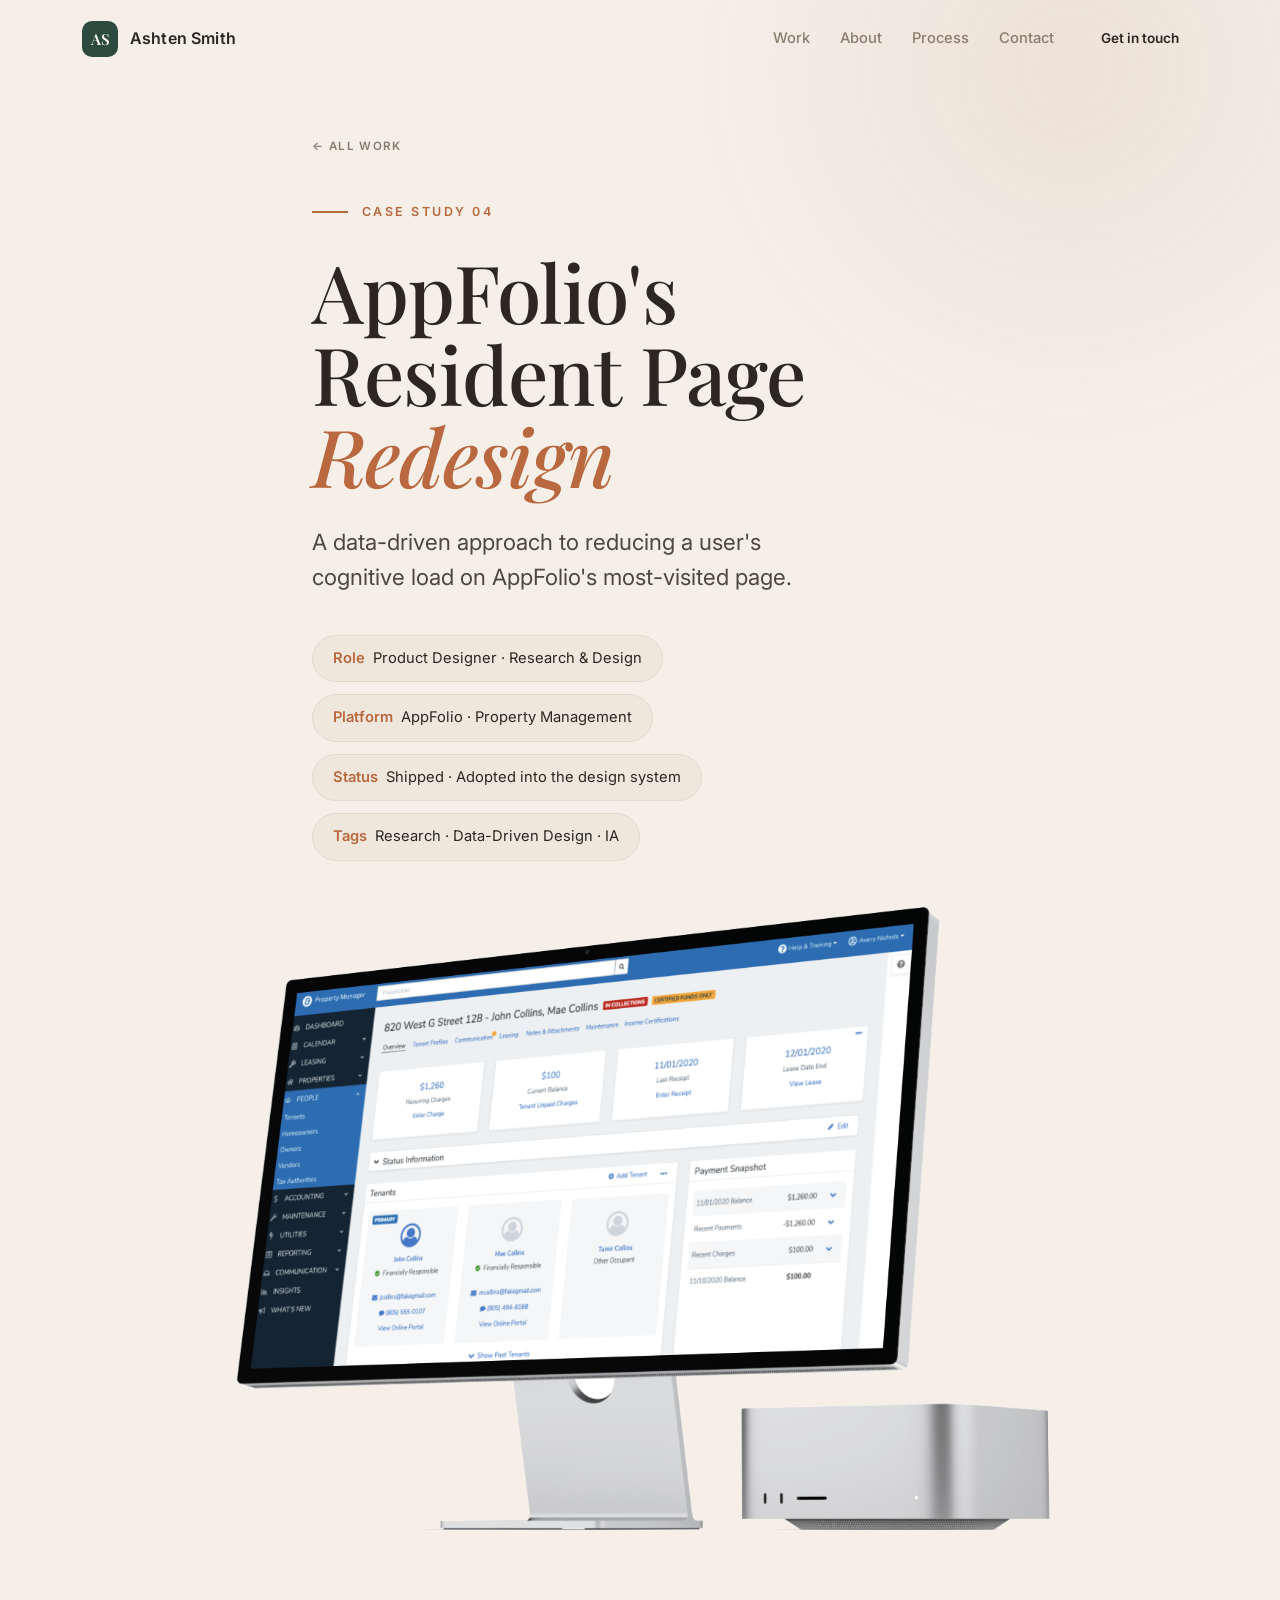
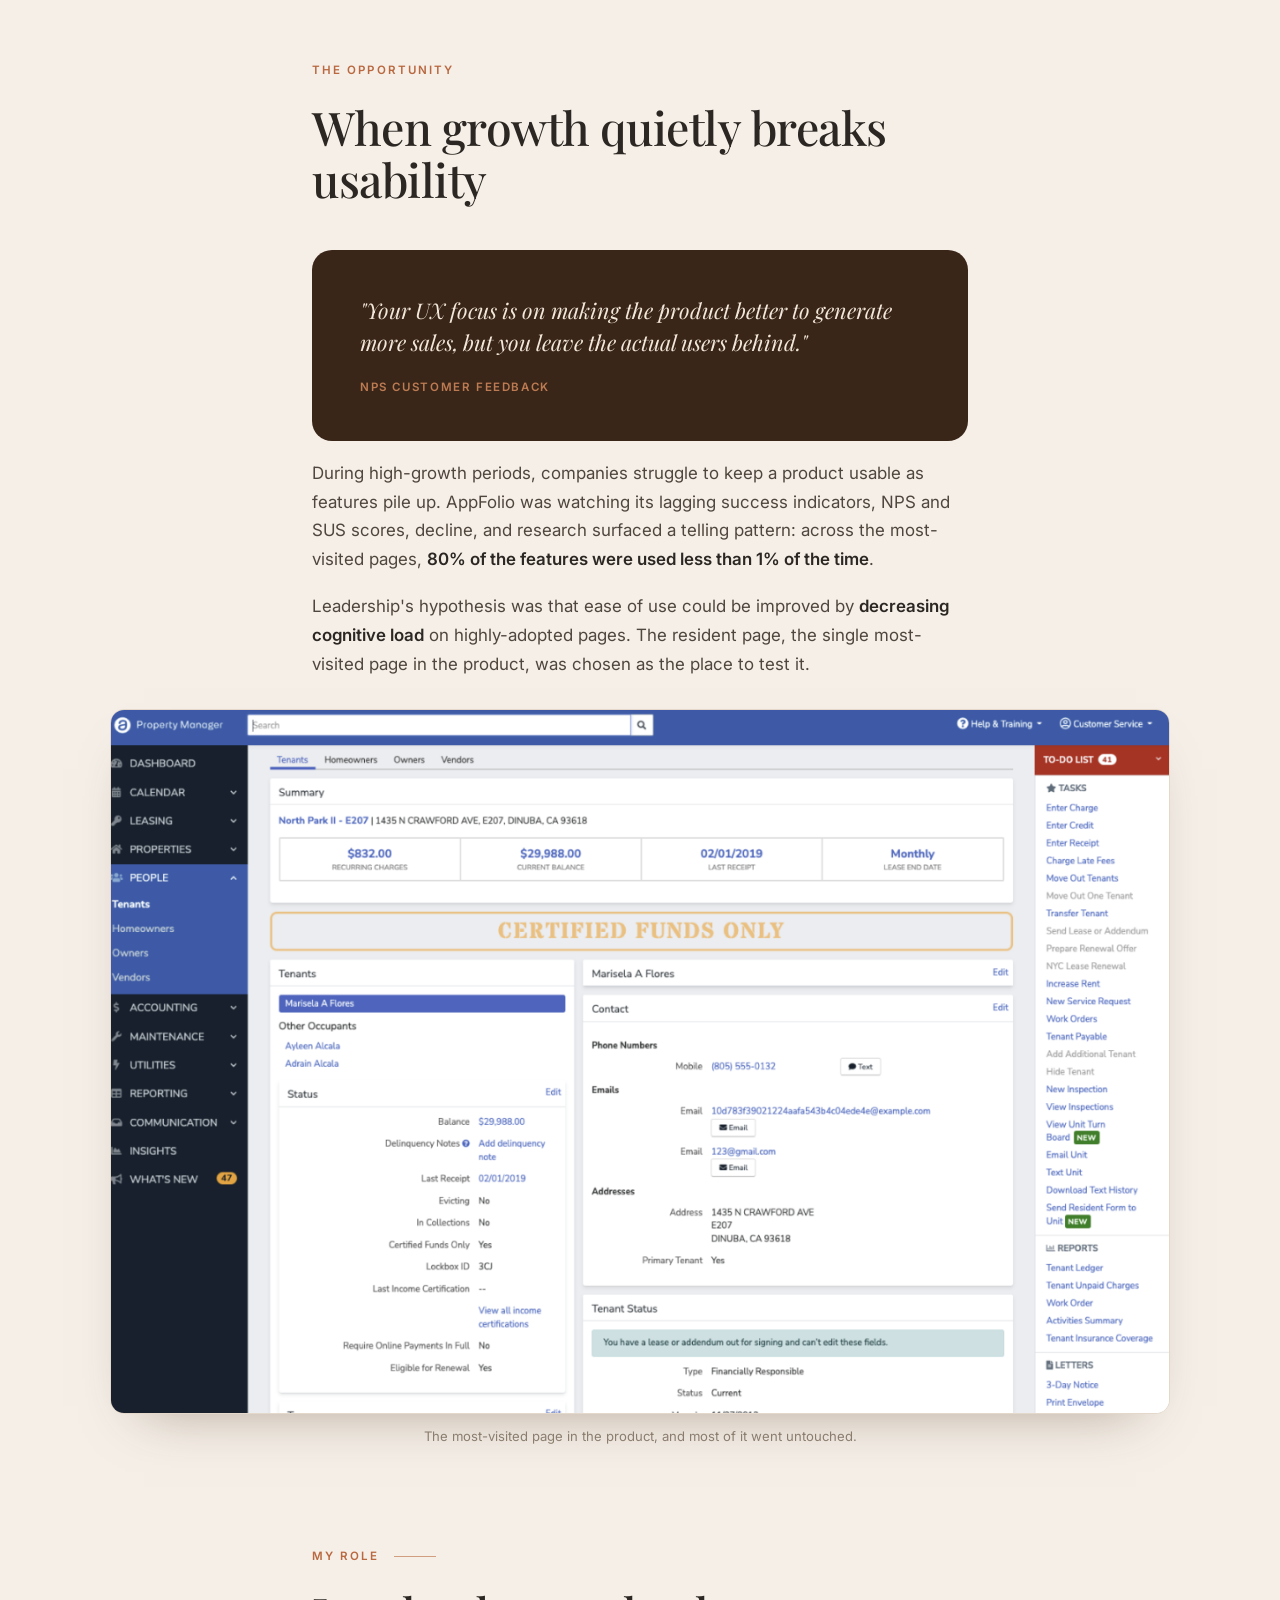
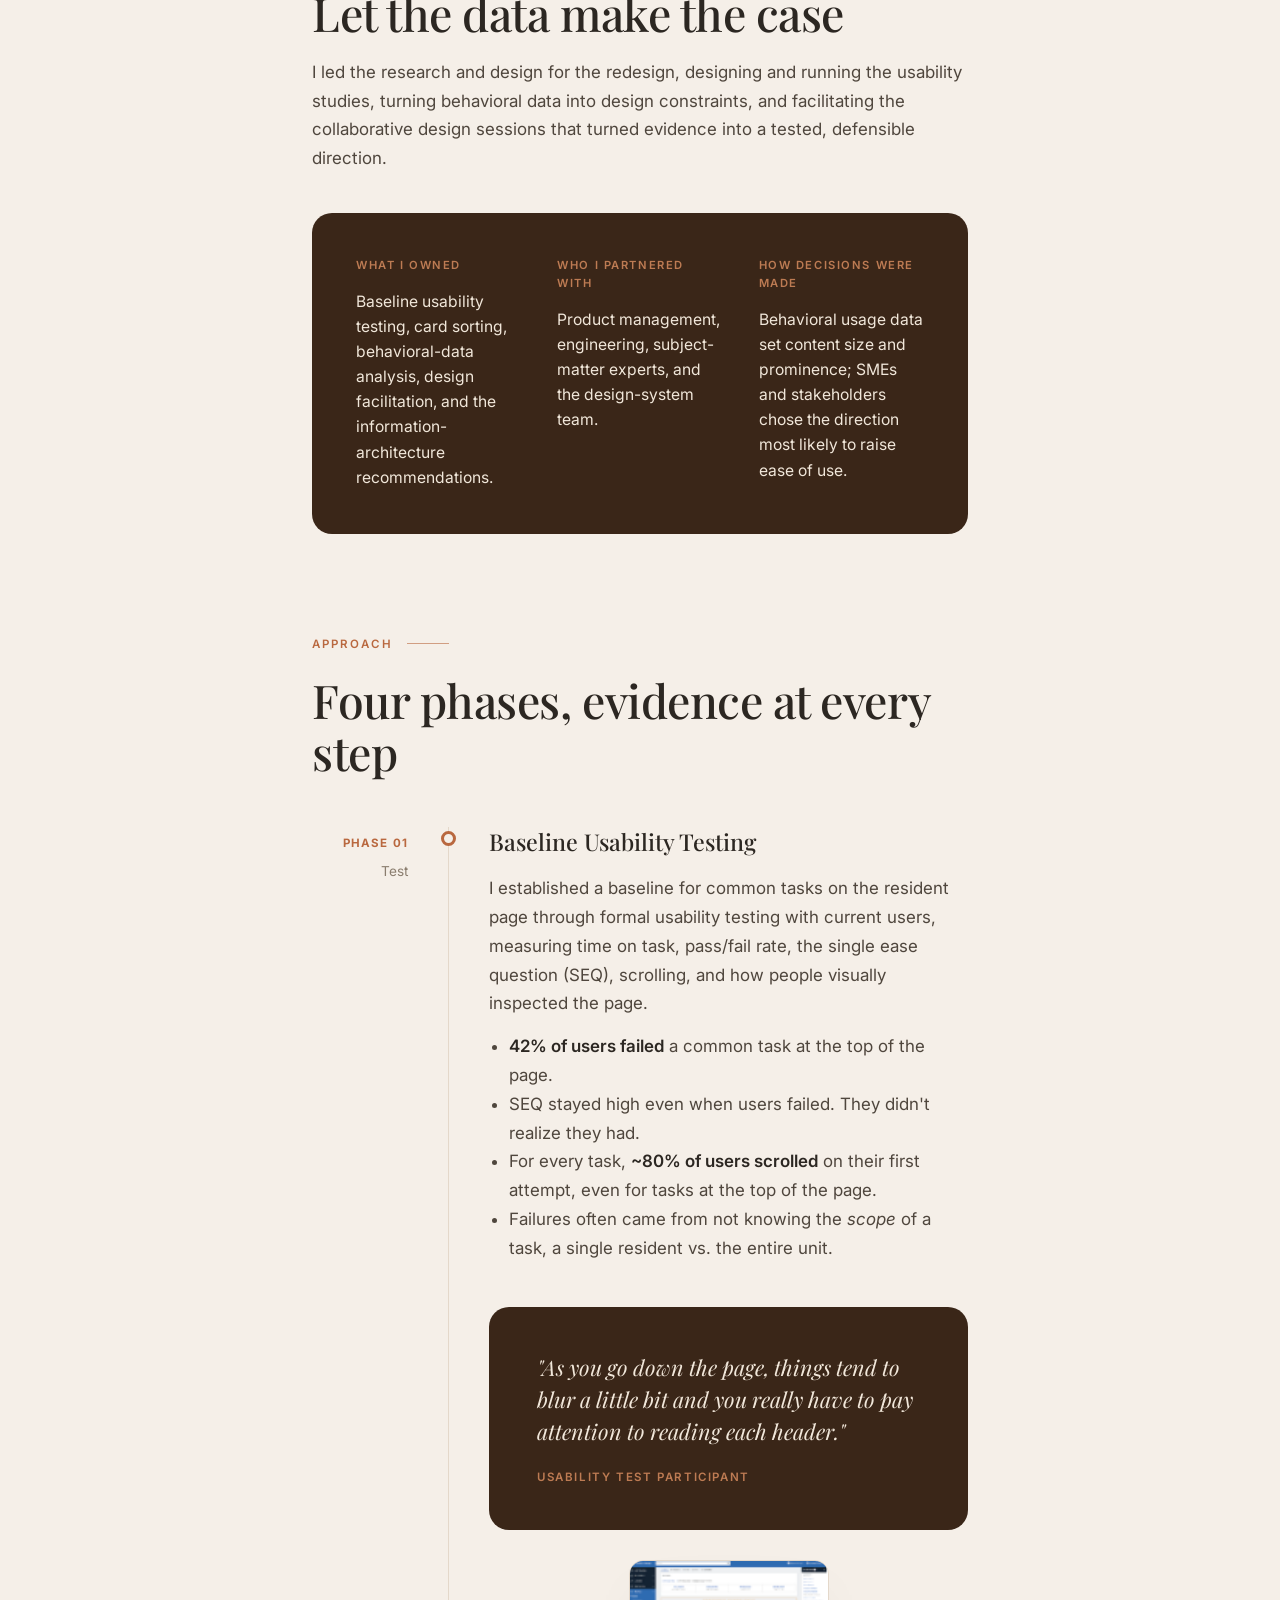
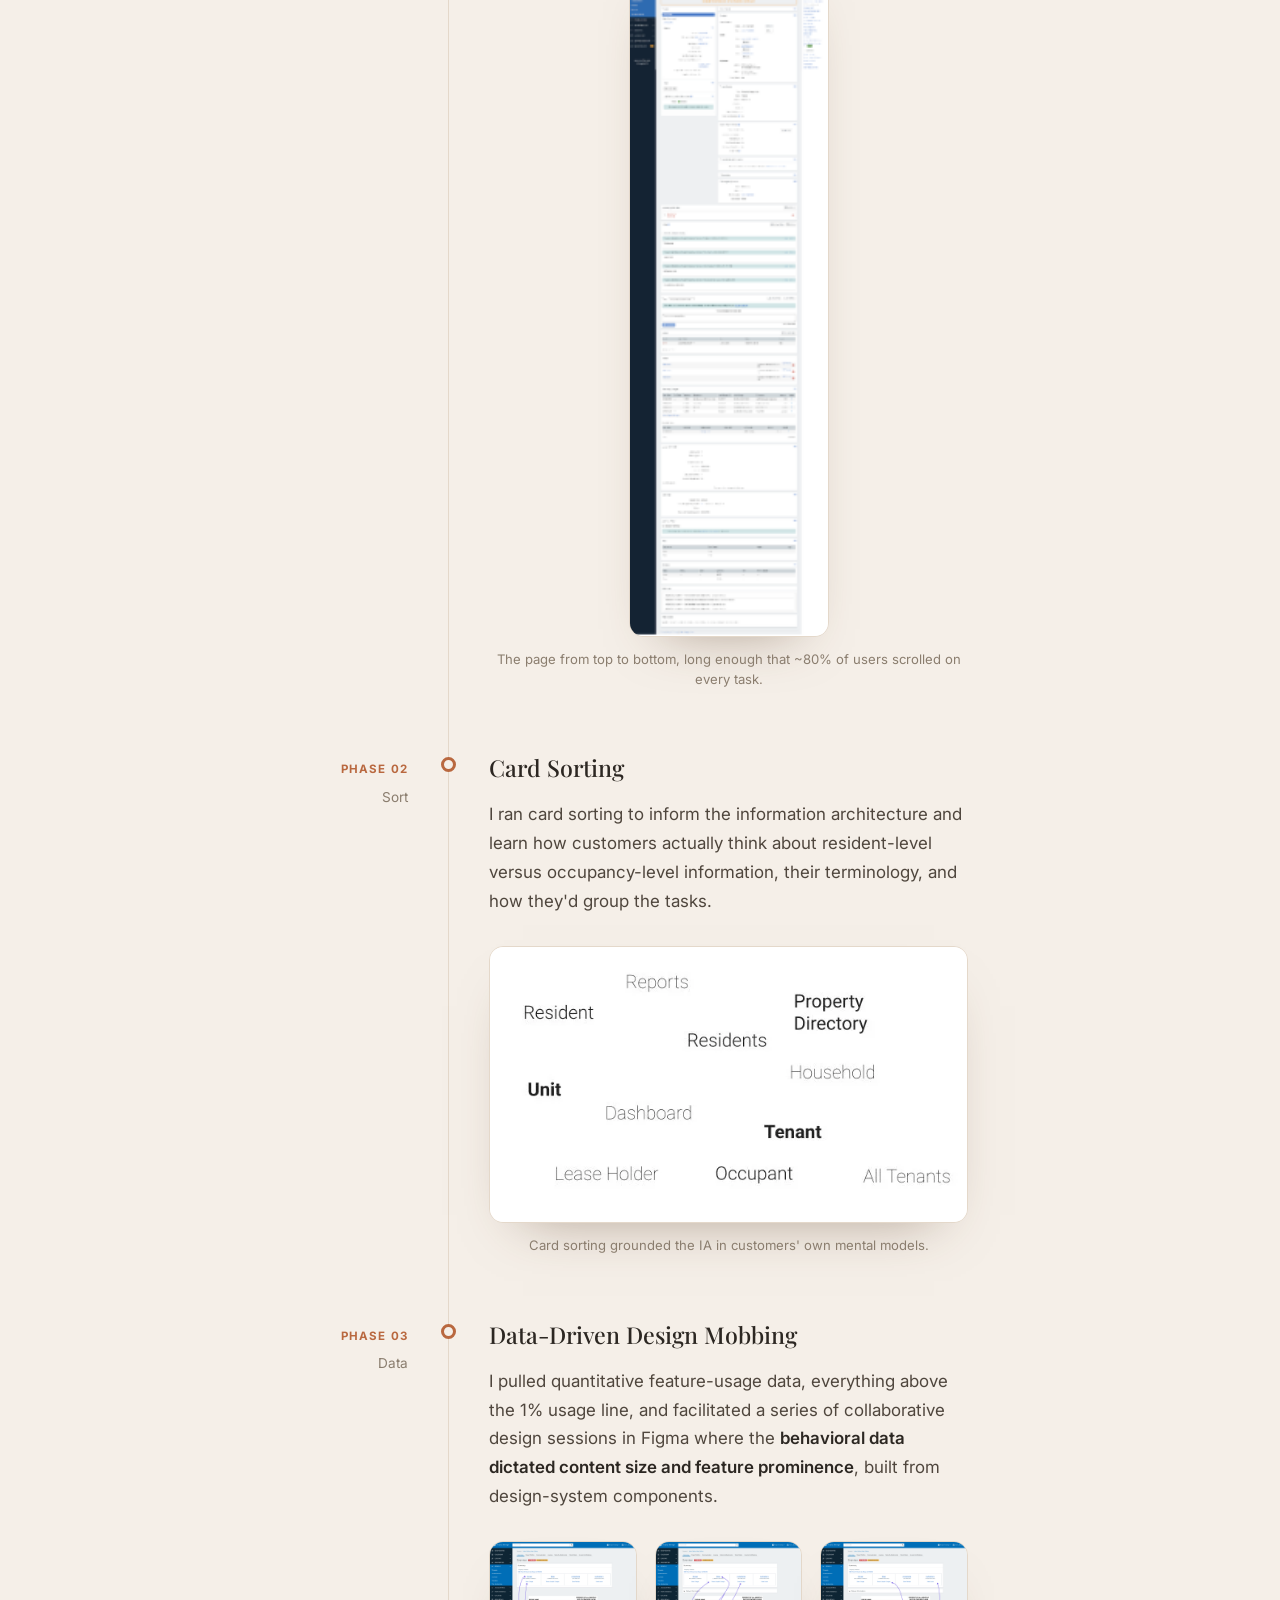
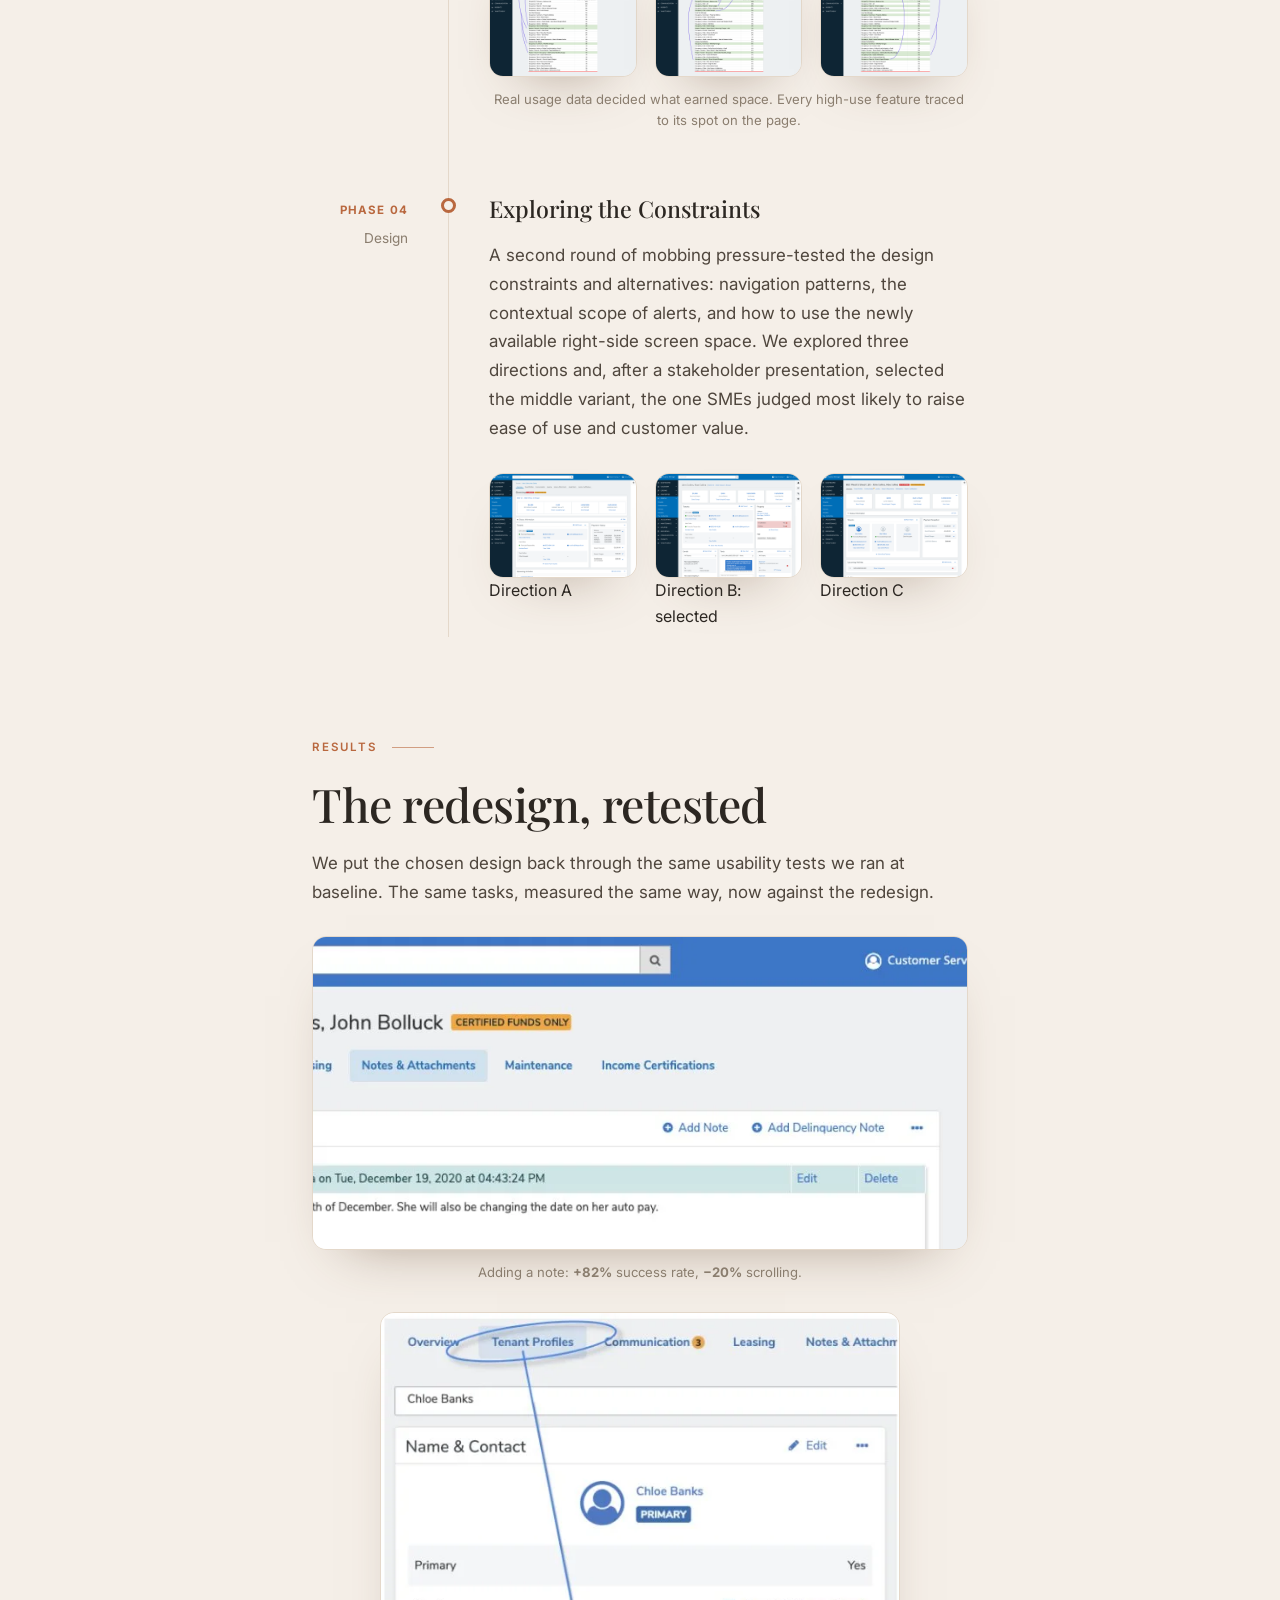
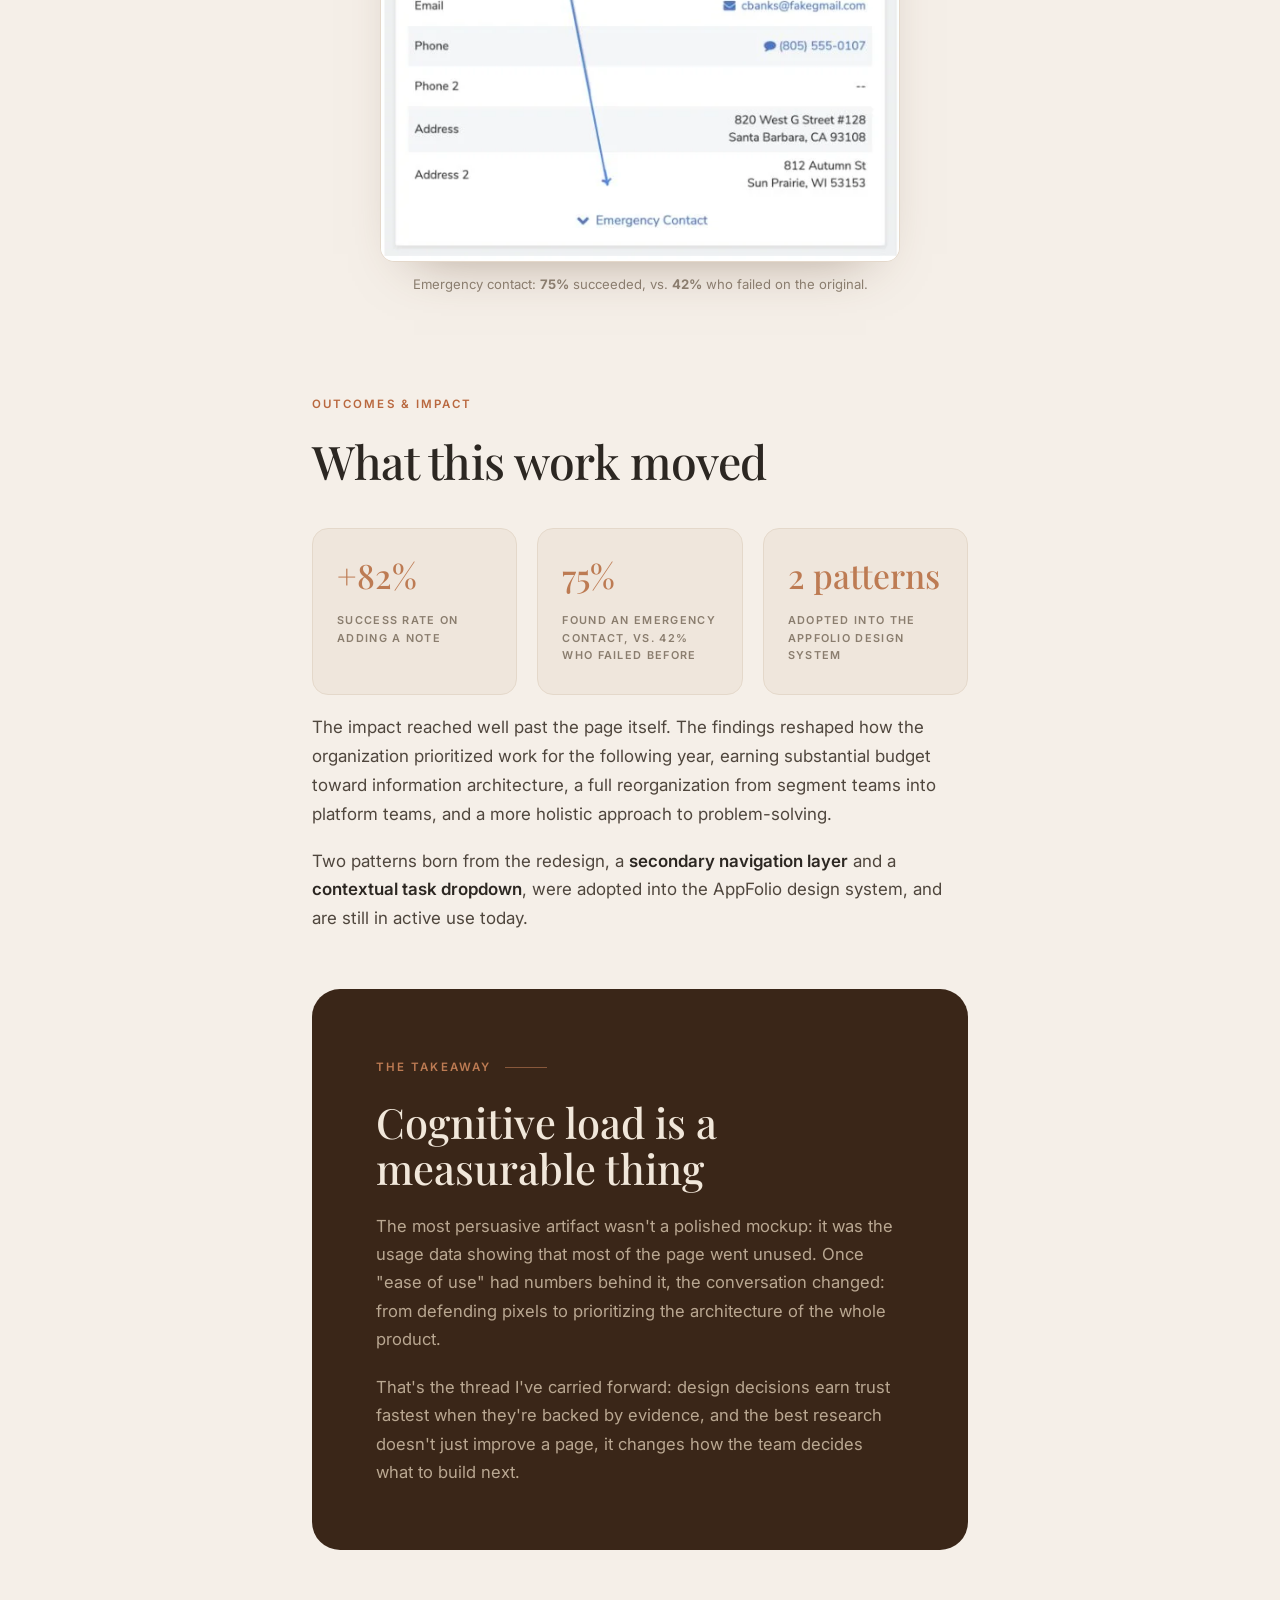
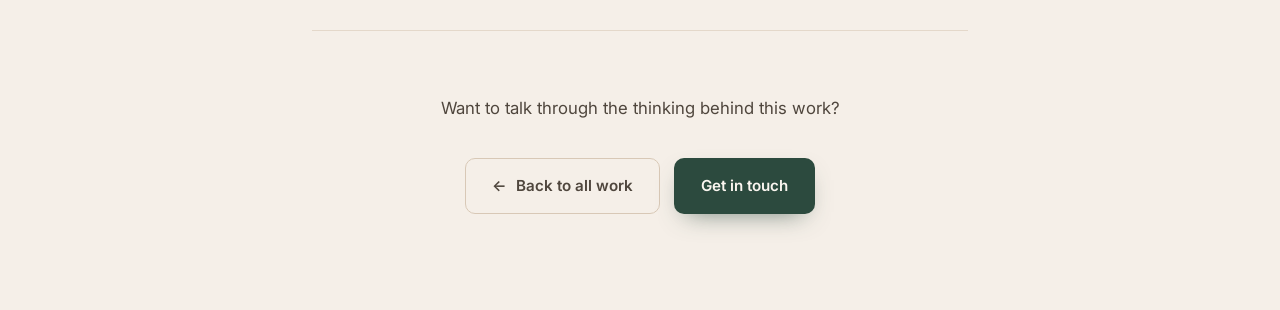
<file: case-studies/appfolio-resident-page.html>
<!DOCTYPE html>
<html lang="en">
<head>
  <meta charset="UTF-8" />
  <meta name="viewport" content="width=device-width, initial-scale=1.0" />
  <title>AppFolio Resident Page Redesign: Case Study · Ashten Smith</title>
  <meta name="description" content="A data-driven redesign of AppFolio's most-visited page, using behavioral data and usability testing to reduce cognitive load, lift task success, and reshape how the org prioritized information architecture." />

  <meta property="og:title" content="AppFolio Resident Page Redesign: Case Study" />
  <meta property="og:description" content="Reducing cognitive load on AppFolio's most-visited page, backed by data." />
  <meta property="og:type" content="article" />

  <link rel="preconnect" href="https://fonts.googleapis.com" />
  <link rel="preconnect" href="https://fonts.gstatic.com" crossorigin />
  <link href="https://fonts.googleapis.com/css2?family=Inter:wght@400;500;600;700&family=Playfair+Display:ital,wght@0,400;0,500;0,600;1,400;1,500&display=swap" rel="stylesheet" />
  <link rel="stylesheet" href="../styles.css" />
  <link rel="stylesheet" href="../case-study.css" />
</head>
<body>
  <a href="#problem" class="skip-link">Skip to content</a>
  <div class="bg-glow" aria-hidden="true"></div>

  <!-- ============ NAV ============ -->
  <header class="nav" id="nav">
    <div class="nav__inner">
      <a href="../index.html#top" class="nav__brand">
        <span class="nav__mark">AS</span>
        <span class="nav__name">Ashten&nbsp;Smith</span>
      </a>
      <nav class="nav__links" aria-label="Primary">
        <a href="../index.html#work">Work</a>
        <a href="../index.html#about">About</a>
        <a href="../index.html#process">Process</a>
        <a href="../index.html#contact">Contact</a>
      </nav>
      <a href="../index.html#contact" class="btn btn--small nav__cta">Get in touch</a>
      <button class="nav__menu-btn" id="menuBtn" aria-label="Toggle menu" aria-expanded="false">
        <span></span><span></span>
      </button>
    </div>
  </header>

  <main class="cs" id="top">
    <div class="cs__wrap">

      <a href="../index.html#work" class="cs-back">&#8592; All work</a>

      <!-- ============ HERO ============ -->
      <header class="cs-hero reveal">
        <p class="cs-hero__eyebrow">Case Study 04</p>
        <h1 class="cs-hero__title">AppFolio's Resident Page <em>Redesign</em></h1>
        <p class="cs-hero__lede">
          A data-driven approach to reducing a user's cognitive load on
          AppFolio's most-visited page.
        </p>
        <div class="cs-meta">
          <span class="cs-pill"><b>Role</b> Product Designer · Research &amp; Design</span>
          <span class="cs-pill"><b>Platform</b> AppFolio · Property Management</span>
          <span class="cs-pill"><b>Status</b> Shipped · Adopted into the design system</span>
          <span class="cs-pill"><b>Tags</b> Research · Data-Driven Design · IA</span>
        </div>
        <img class="cs-shot cs-wide" src="assets/resident/cover.png" style="max-width: 920px;"
             alt="The redesigned AppFolio resident page shown on a desktop monitor." />
      </header>

      <!-- ============ THE OPPORTUNITY ============ -->
      <section class="cs-section reveal" id="problem">
        <p class="cs-eyebrow cs-eyebrow--plain">The Opportunity</p>
        <h2 class="cs-h2">When growth quietly breaks usability</h2>
        <figure class="cs-quote">
          <blockquote>"Your UX focus is on making the product better to generate more sales, but you leave the actual users behind."</blockquote>
          <figcaption>NPS customer feedback</figcaption>
        </figure>
        <p class="cs-p">
          During high-growth periods, companies struggle to keep a product usable as
          features pile up. AppFolio was watching its lagging success indicators,
          NPS and SUS scores, decline, and research surfaced a telling pattern: across
          the most-visited pages, <strong>80% of the features were used less than 1%
          of the time</strong>.
        </p>
        <p class="cs-p">
          Leadership's hypothesis was that ease of use could be improved by
          <strong>decreasing cognitive load</strong> on highly-adopted pages. The
          resident page, the single most-visited page in the product, was chosen as
          the place to test it.
        </p>
        <figure class="cs-figc cs-wide">
          <img class="cs-shot cs-shot--framed" src="assets/resident/opportunity.png"
               alt="The original AppFolio resident page, dense with features." />
          <figcaption>The most-visited page in the product, and most of it went untouched.</figcaption>
        </figure>
      </section>

      <!-- ============ MY ROLE ============ -->
      <section class="cs-section reveal">
        <p class="cs-eyebrow">My Role</p>
        <h2 class="cs-h2">Let the data make the case</h2>
        <p class="cs-p">
          I led the research and design for the redesign, designing and running the
          usability studies, turning behavioral data into design constraints, and
          facilitating the collaborative design sessions that turned evidence into a
          tested, defensible direction.
        </p>
        <div class="cs-rolecard">
          <div>
            <p class="cs-rolecard__k">What I owned</p>
            <p class="cs-rolecard__v">Baseline usability testing, card sorting, behavioral-data analysis, design facilitation, and the information-architecture recommendations.</p>
          </div>
          <div>
            <p class="cs-rolecard__k">Who I partnered with</p>
            <p class="cs-rolecard__v">Product management, engineering, subject-matter experts, and the design-system team.</p>
          </div>
          <div>
            <p class="cs-rolecard__k">How decisions were made</p>
            <p class="cs-rolecard__v">Behavioral usage data set content size and prominence; SMEs and stakeholders chose the direction most likely to raise ease of use.</p>
          </div>
        </div>
      </section>

      <!-- ============ APPROACH ============ -->
      <section class="cs-section reveal">
        <p class="cs-eyebrow">Approach</p>
        <h2 class="cs-h2">Four phases, evidence at every step</h2>

        <div class="cs-timeline">

          <!-- Phase 01 -->
          <div class="cs-phase">
            <div class="cs-phase__meta">
              <span class="cs-phase__label">Phase 01</span>
              <span class="cs-phase__date">Test</span>
            </div>
            <div class="cs-phase__body">
              <h3 class="cs-h3">Baseline Usability Testing</h3>
              <p class="cs-p">
                I established a baseline for common tasks on the resident page through
                formal usability testing with current users, measuring time on task,
                pass/fail rate, the single ease question (SEQ), scrolling, and how
                people visually inspected the page.
              </p>
              <ul class="cs-p" style="list-style:disc; padding-left:1.2em; margin-top:14px;">
                <li><strong>42% of users failed</strong> a common task at the top of the page.</li>
                <li>SEQ stayed high even when users failed. They didn't realize they had.</li>
                <li>For every task, <strong>~80% of users scrolled</strong> on their first attempt, even for tasks at the top of the page.</li>
                <li>Failures often came from not knowing the <em>scope</em> of a task, a single resident vs. the entire unit.</li>
              </ul>
              <figure class="cs-quote">
                <blockquote>"As you go down the page, things tend to blur a little bit and you really have to pay attention to reading each header."</blockquote>
                <figcaption>Usability test participant</figcaption>
              </figure>
              <figure class="cs-figc">
                <img class="cs-shot cs-shot--framed" style="max-width: 200px;" src="assets/resident/current-design.png"
                     alt="The original resident page captured top to bottom, showing its full length." />
                <figcaption>The page from top to bottom, long enough that ~80% of users scrolled on every task.</figcaption>
              </figure>
            </div>
          </div>

          <!-- Phase 02 -->
          <div class="cs-phase">
            <div class="cs-phase__meta">
              <span class="cs-phase__label">Phase 02</span>
              <span class="cs-phase__date">Sort</span>
            </div>
            <div class="cs-phase__body">
              <h3 class="cs-h3">Card Sorting</h3>
              <p class="cs-p">
                I ran card sorting to inform the information architecture and learn how
                customers actually think about resident-level versus occupancy-level
                information, their terminology, and how they'd group the tasks.
              </p>
              <figure class="cs-figc">
                <img class="cs-shot cs-shot--framed" style="max-width: 600px;" src="assets/resident/card-sorting.jpg"
                     alt="Card-sorting terms such as Resident, Unit, Tenant, and Occupant." />
                <figcaption>Card sorting grounded the IA in customers' own mental models.</figcaption>
              </figure>
            </div>
          </div>

          <!-- Phase 03 -->
          <div class="cs-phase">
            <div class="cs-phase__meta">
              <span class="cs-phase__label">Phase 03</span>
              <span class="cs-phase__date">Data</span>
            </div>
            <div class="cs-phase__body">
              <h3 class="cs-h3">Data-Driven Design Mobbing</h3>
              <p class="cs-p">
                I pulled quantitative feature-usage data, everything above the 1%
                usage line, and facilitated a series of collaborative design sessions
                in Figma where the <strong>behavioral data dictated content size and
                feature prominence</strong>, built from design-system components.
              </p>
              <figure class="cs-figc cs-wide">
                <div class="cs-imgrow cs-imgrow--3">
                  <img class="cs-shot cs-shot--framed" src="assets/resident/data-1.png" alt="Feature-usage data mapped against the page; most features fell below 1% use." />
                  <img class="cs-shot cs-shot--framed" src="assets/resident/data-2.png" alt="Tracing high-use features to their place on the page." />
                  <img class="cs-shot cs-shot--framed" src="assets/resident/data-3.png" alt="Tracing high-use features to their place on the page." />
                </div>
                <figcaption>Real usage data decided what earned space. Every high-use feature traced to its spot on the page.</figcaption>
              </figure>
            </div>
          </div>

          <!-- Phase 04 -->
          <div class="cs-phase">
            <div class="cs-phase__meta">
              <span class="cs-phase__label">Phase 04</span>
              <span class="cs-phase__date">Design</span>
            </div>
            <div class="cs-phase__body">
              <h3 class="cs-h3">Exploring the Constraints</h3>
              <p class="cs-p">
                A second round of mobbing pressure-tested the design constraints and
                alternatives: navigation patterns, the contextual scope of alerts, and
                how to use the newly available right-side screen space. We explored
                three directions and, after a stakeholder presentation, selected the
                middle variant, the one SMEs judged most likely to raise ease of use
                and customer value.
              </p>
              <div class="cs-imgrow cs-imgrow--3 cs-wide">
                <figure>
                  <img class="cs-shot cs-shot--framed" src="assets/resident/design-a.png" alt="Preliminary design direction A." />
                  <figcaption>Direction A</figcaption>
                </figure>
                <figure>
                  <img class="cs-shot cs-shot--framed" src="assets/resident/design-b.png" alt="Preliminary design direction B, the selected middle variant." />
                  <figcaption>Direction B: selected</figcaption>
                </figure>
                <figure>
                  <img class="cs-shot cs-shot--framed" src="assets/resident/design-c.png" alt="Preliminary design direction C." />
                  <figcaption>Direction C</figcaption>
                </figure>
              </div>
            </div>
          </div>

        </div>
      </section>

      <!-- ============ RESULTS ============ -->
      <section class="cs-section reveal">
        <p class="cs-eyebrow">Results</p>
        <h2 class="cs-h2">The redesign, retested</h2>
        <p class="cs-p">
          We put the chosen design back through the same usability tests we ran at
          baseline. The same tasks, measured the same way, now against the redesign.
        </p>
        <figure class="cs-figc">
          <img class="cs-shot cs-shot--framed" style="max-width: 680px;" src="assets/resident/result-notes.jpg" alt="Redesigned Notes &amp; Attachments area with a clearer Add Note action." />
          <figcaption>Adding a note: <strong>+82%</strong> success rate, <strong>&minus;20%</strong> scrolling.</figcaption>
        </figure>
        <figure class="cs-figc">
          <img class="cs-shot cs-shot--framed" style="max-width: 520px;" src="assets/resident/result-emergency.jpg" alt="Redesigned tenant profile with the emergency contact made findable." />
          <figcaption>Emergency contact: <strong>75%</strong> succeeded, vs. <strong>42%</strong> who failed on the original.</figcaption>
        </figure>
      </section>

      <!-- ============ OUTCOMES ============ -->
      <section class="cs-section reveal">
        <p class="cs-eyebrow cs-eyebrow--plain">Outcomes &amp; Impact</p>
        <h2 class="cs-h2">What this work moved</h2>
        <div class="cs-stats">
          <div class="cs-stat">
            <span class="cs-stat__num">+82%</span>
            <span class="cs-stat__label">Success rate on adding a note</span>
          </div>
          <div class="cs-stat">
            <span class="cs-stat__num">75%</span>
            <span class="cs-stat__label">Found an emergency contact, vs. 42% who failed before</span>
          </div>
          <div class="cs-stat">
            <span class="cs-stat__num">2 patterns</span>
            <span class="cs-stat__label">Adopted into the AppFolio design system</span>
          </div>
        </div>
        <p class="cs-p">
          The impact reached well past the page itself. The findings reshaped how the
          organization prioritized work for the following year, earning substantial
          budget toward information architecture, a full reorganization from segment
          teams into platform teams, and a more holistic approach to problem-solving.
        </p>
        <p class="cs-p">
          Two patterns born from the redesign, a <strong>secondary navigation
          layer</strong> and a <strong>contextual task dropdown</strong>, were
          adopted into the AppFolio design system, and are still in active use today.
        </p>

        <div class="cs-next">
          <p class="cs-eyebrow">The Takeaway</p>
          <h2 class="cs-next__title">Cognitive load is a measurable thing</h2>
          <p class="cs-next__p">
            The most persuasive artifact wasn't a polished mockup: it was the usage
            data showing that most of the page went unused. Once "ease of use" had
            numbers behind it, the conversation changed: from defending pixels to
            prioritizing the architecture of the whole product.
          </p>
          <p class="cs-next__p">
            That's the thread I've carried forward: design decisions earn trust fastest
            when they're backed by evidence, and the best research doesn't just improve
            a page, it changes how the team decides what to build next.
          </p>
        </div>
      </section>

      <!-- ============ FOOTER CTA ============ -->
      <footer class="cs-foot reveal">
        <p class="cs-foot__p">Want to talk through the thinking behind this work?</p>
        <div class="hero__actions" style="justify-content:center">
          <a href="../index.html#work" class="btn btn--ghost"><span class="btn__arrow">&#8592;</span> Back to all work</a>
          <a href="../index.html#contact" class="btn btn--primary">Get in touch</a>
        </div>
      </footer>

    </div>
  </main>

  <script src="../script.js"></script>
</body>
</html>
</file>
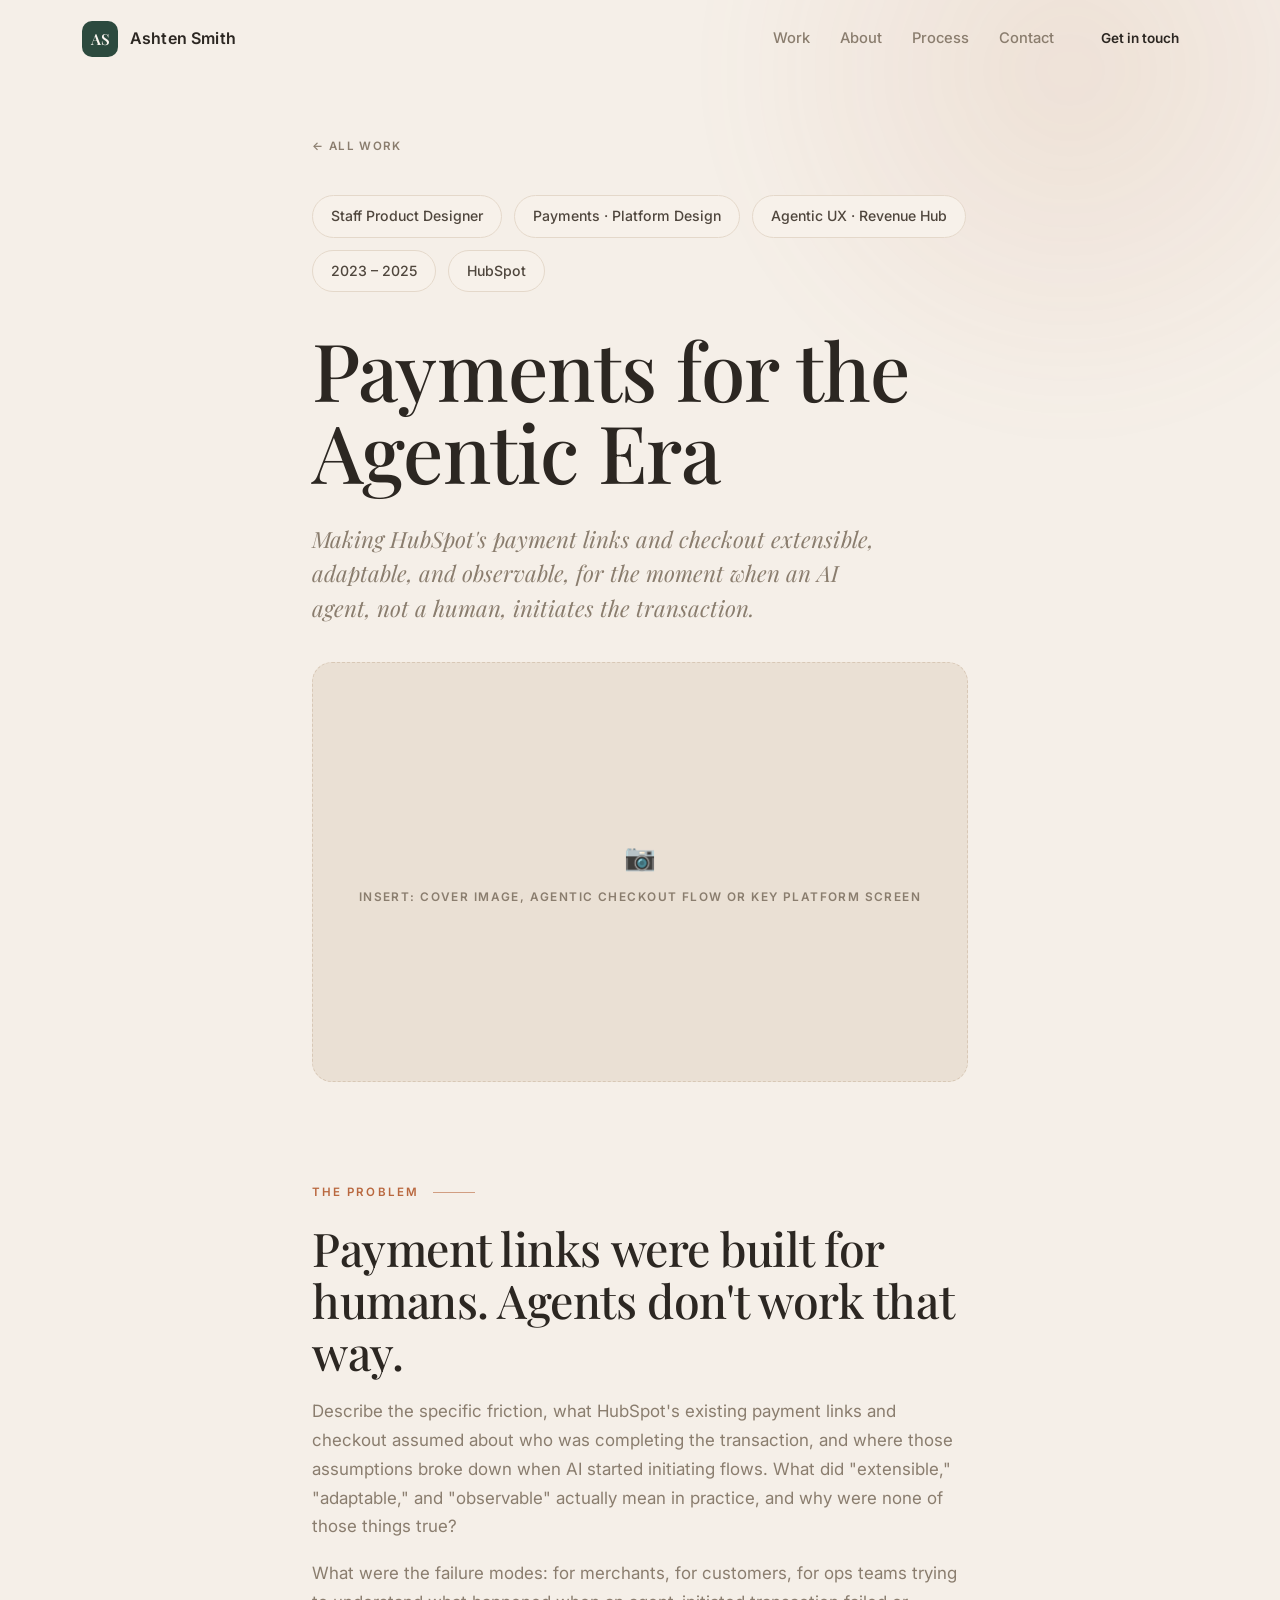
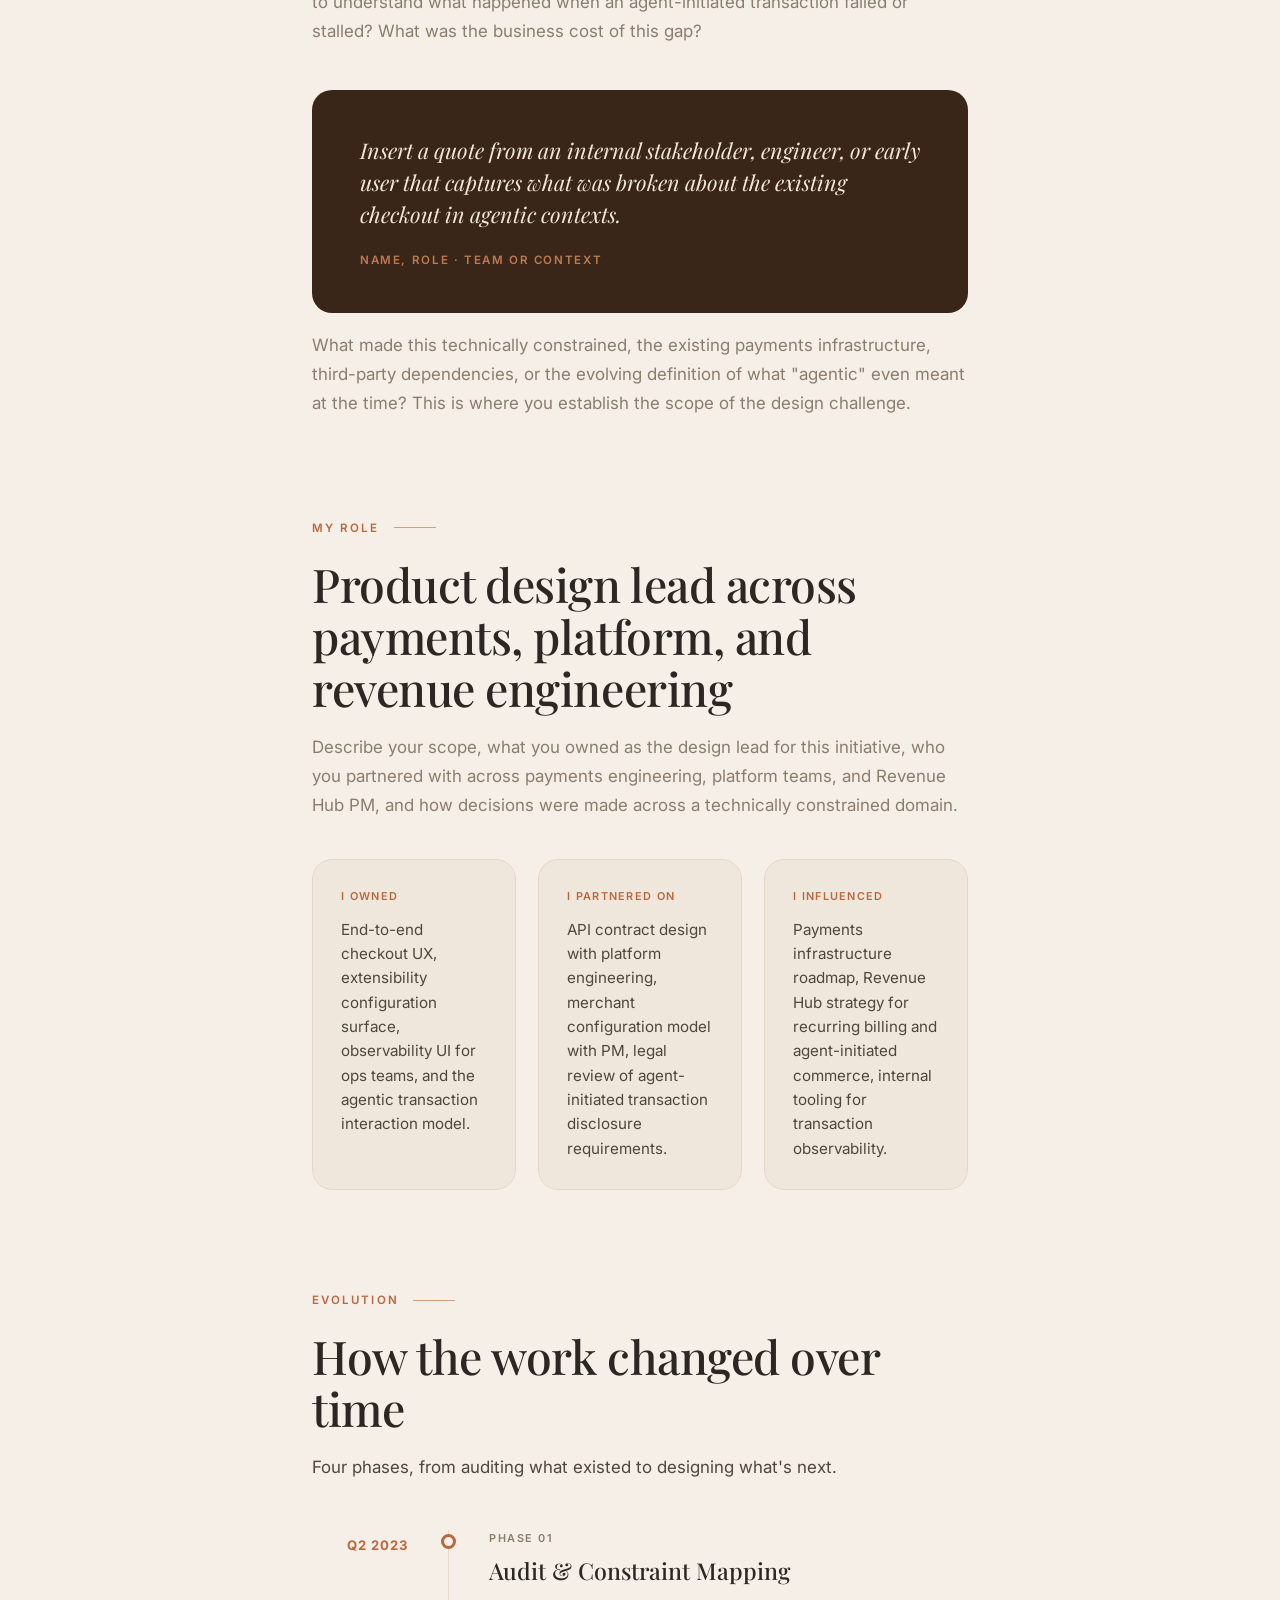
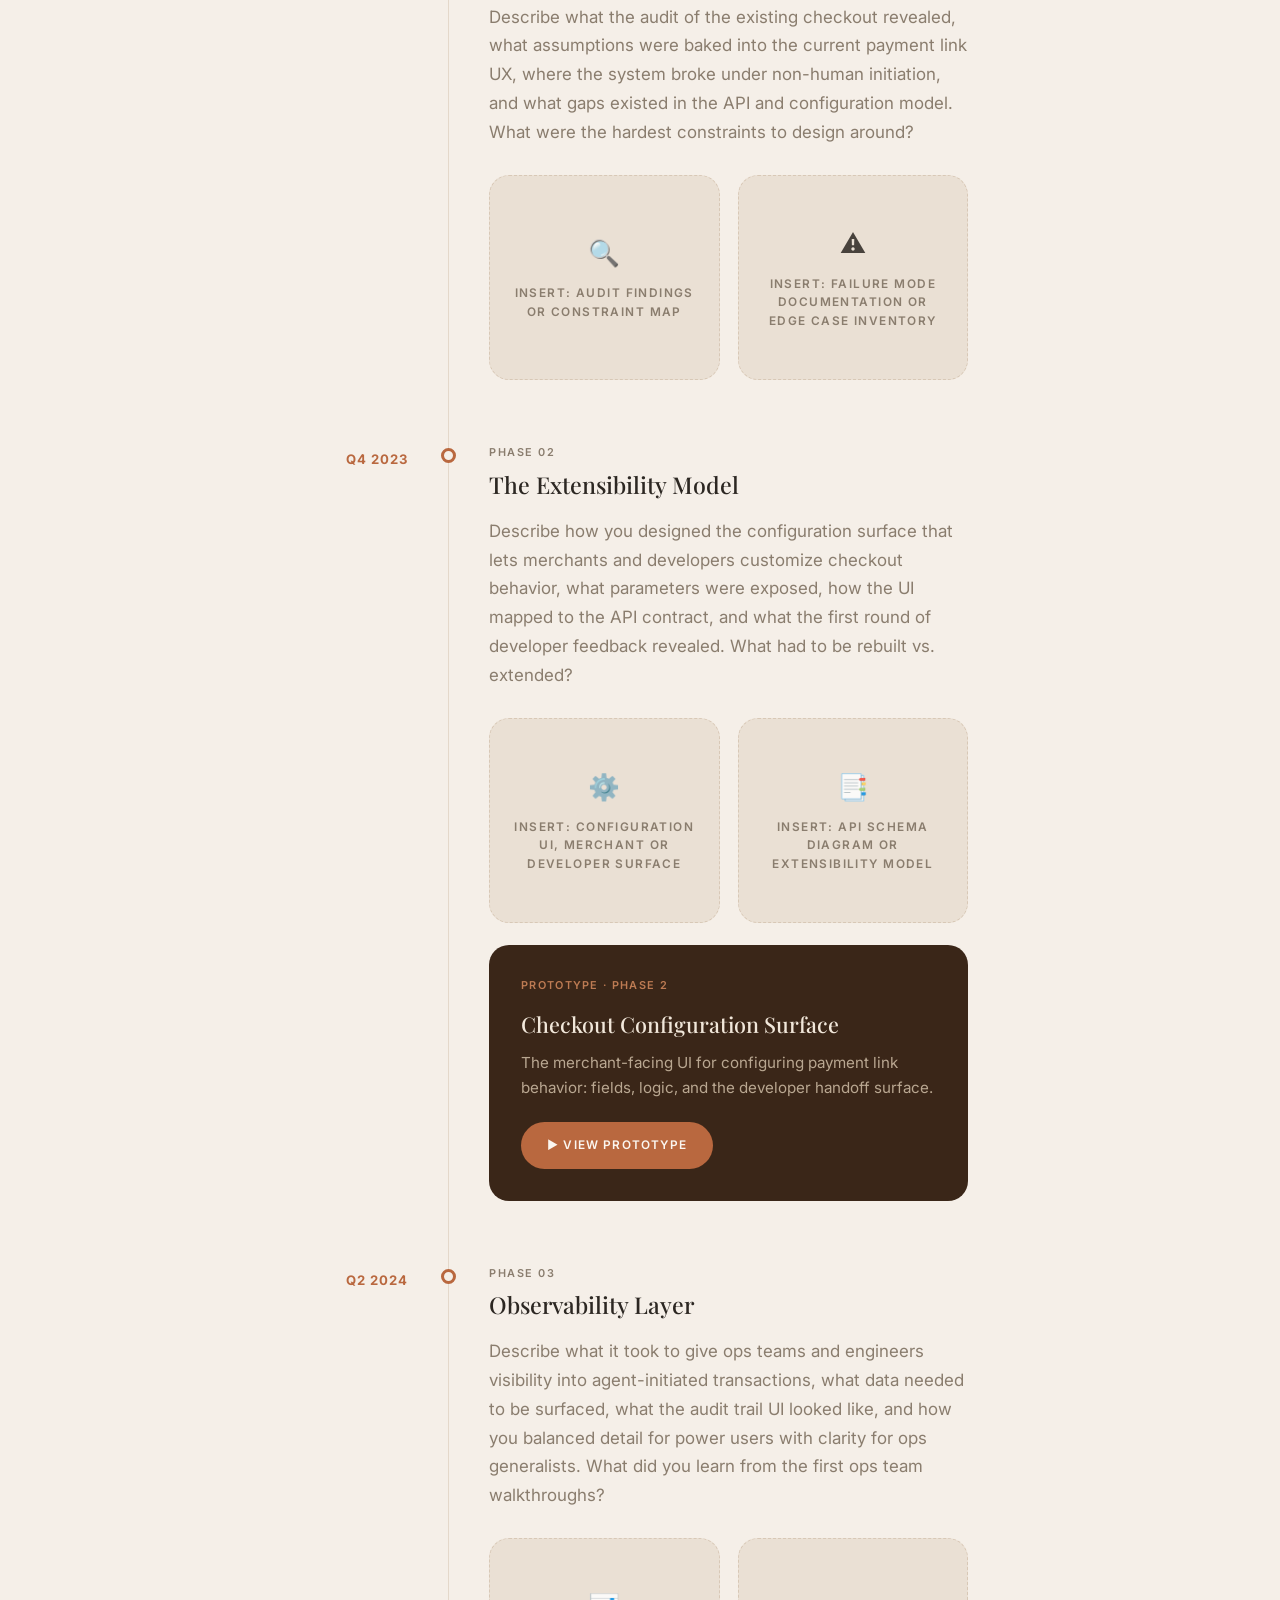
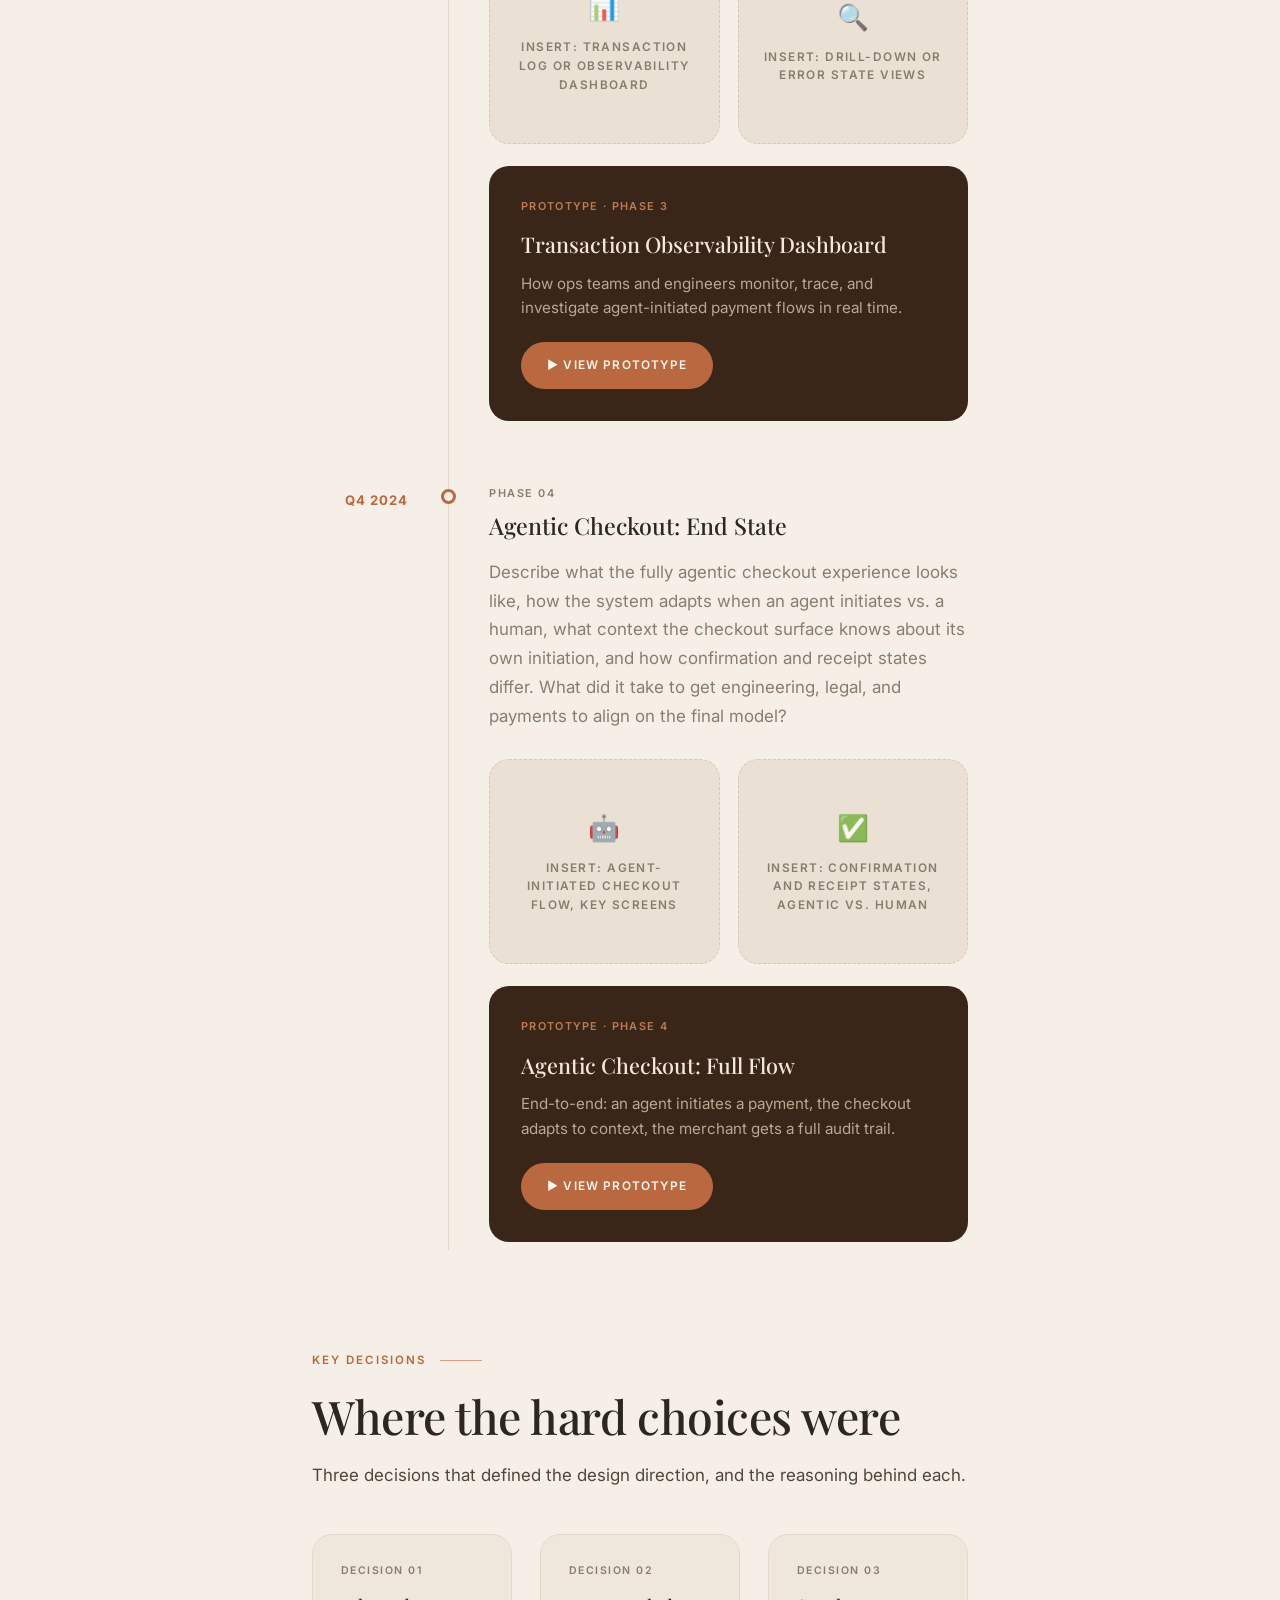
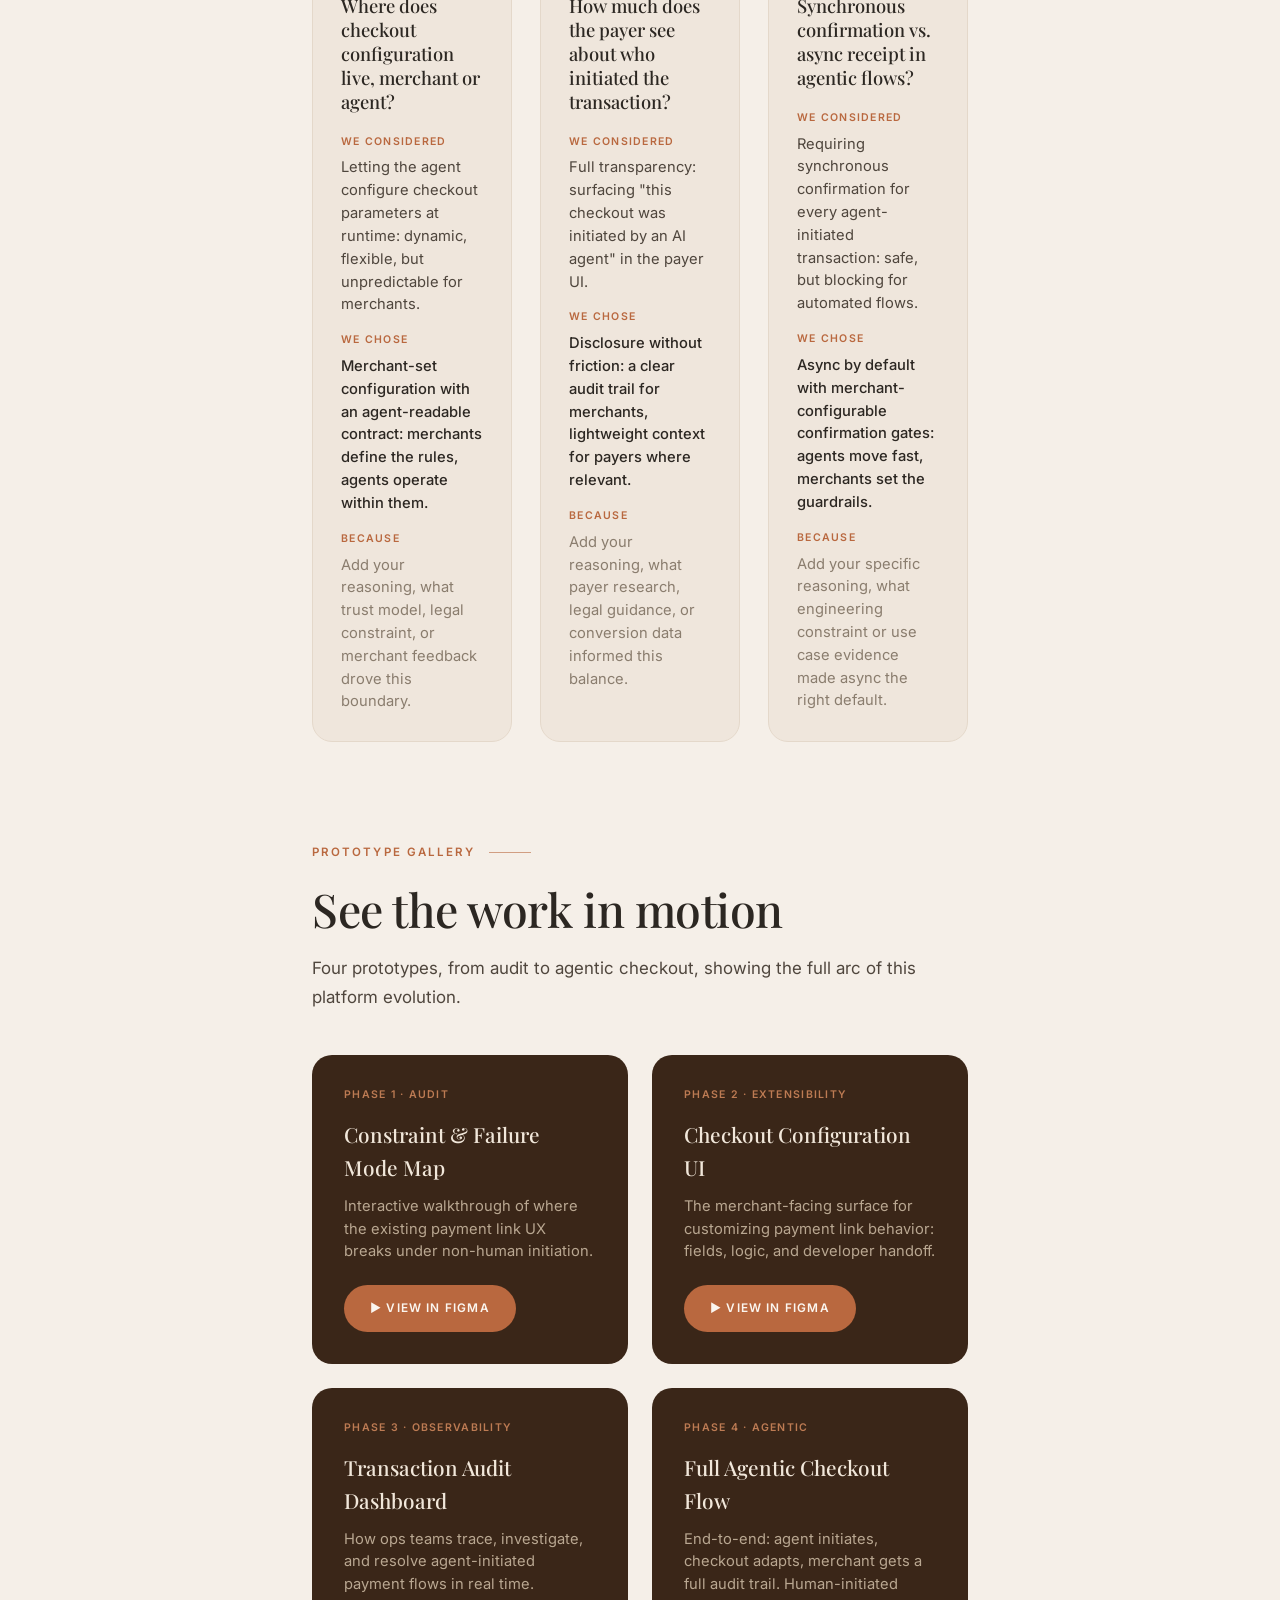
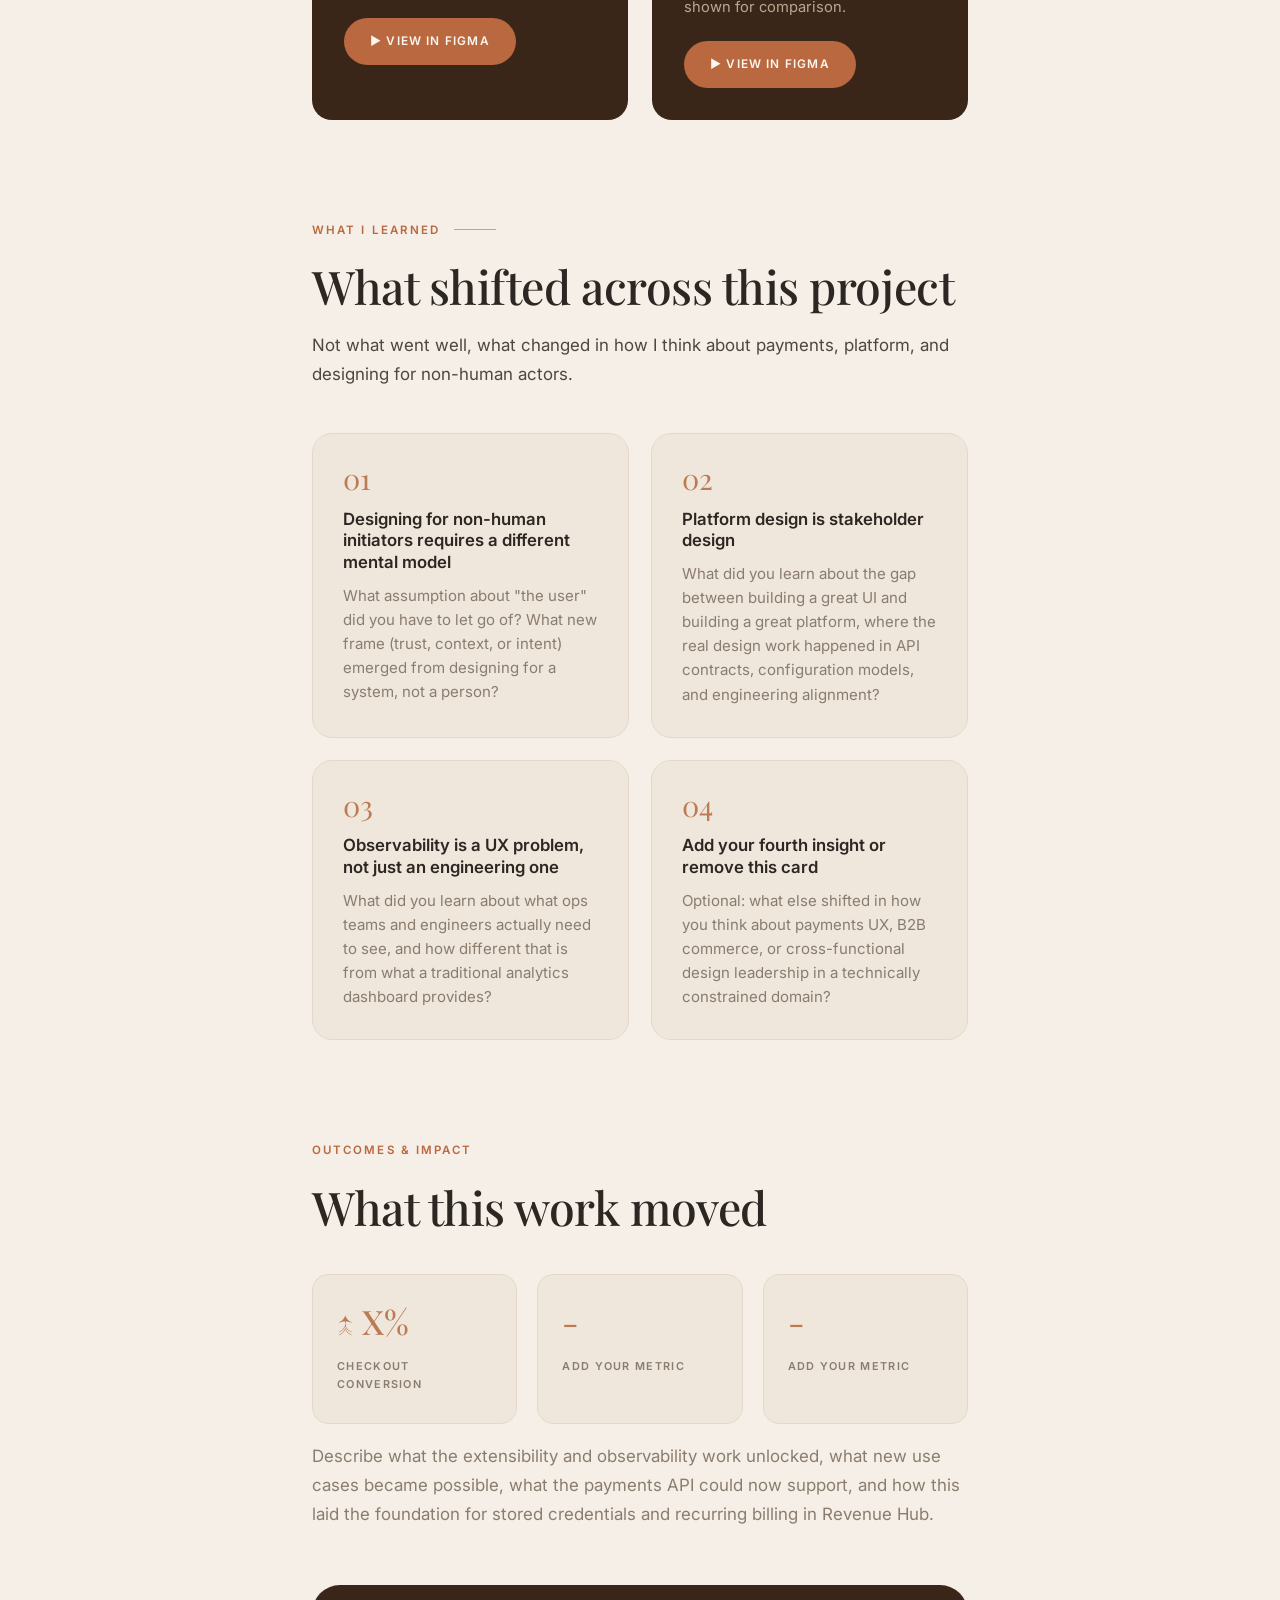
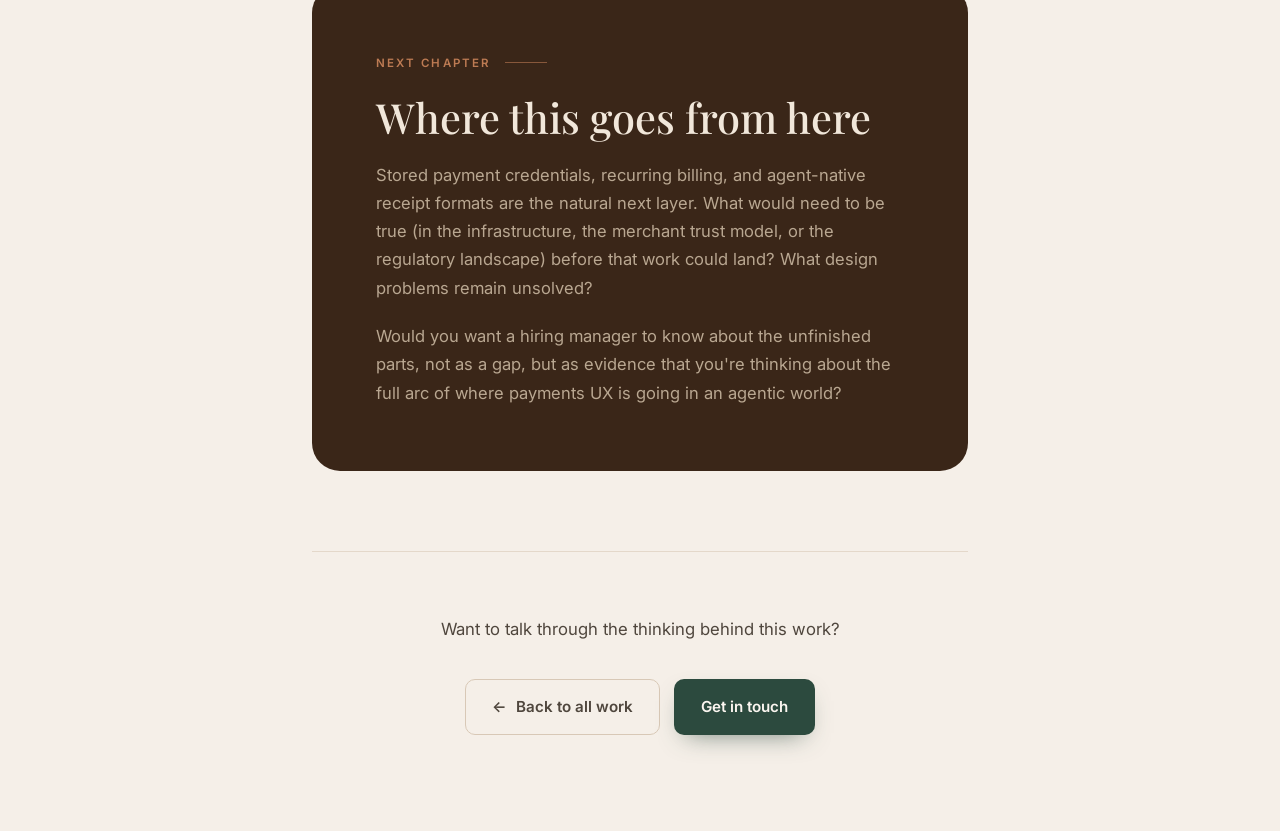
<file: case-studies/payments-agentic-era.html>
<!DOCTYPE html>
<html lang="en">
<head>
  <meta charset="UTF-8" />
  <meta name="viewport" content="width=device-width, initial-scale=1.0" />
  <title>Payments for the Agentic Era: Case Study · Ashten Smith</title>
  <meta name="description" content="Making HubSpot's payment links and checkout extensible, adaptable, and observable, for the moment when an AI agent, not a human, initiates the transaction." />

  <meta property="og:title" content="Payments for the Agentic Era: Case Study" />
  <meta property="og:description" content="Designing extensible, observable payments for AI-initiated transactions." />
  <meta property="og:type" content="article" />

  <link rel="preconnect" href="https://fonts.googleapis.com" />
  <link rel="preconnect" href="https://fonts.gstatic.com" crossorigin />
  <link href="https://fonts.googleapis.com/css2?family=Inter:wght@400;500;600;700&family=Playfair+Display:ital,wght@0,400;0,500;0,600;1,400;1,500&display=swap" rel="stylesheet" />
  <link rel="stylesheet" href="../styles.css" />
  <link rel="stylesheet" href="../case-study.css" />
</head>
<body>
  <a href="#problem" class="skip-link">Skip to content</a>
  <div class="bg-glow" aria-hidden="true"></div>

  <!-- ============ NAV ============ -->
  <header class="nav" id="nav">
    <div class="nav__inner">
      <a href="../index.html#top" class="nav__brand">
        <span class="nav__mark">AS</span>
        <span class="nav__name">Ashten&nbsp;Smith</span>
      </a>
      <nav class="nav__links" aria-label="Primary">
        <a href="../index.html#work">Work</a>
        <a href="../index.html#about">About</a>
        <a href="../index.html#process">Process</a>
        <a href="../index.html#contact">Contact</a>
      </nav>
      <a href="../index.html#contact" class="btn btn--small nav__cta">Get in touch</a>
      <button class="nav__menu-btn" id="menuBtn" aria-label="Toggle menu" aria-expanded="false">
        <span></span><span></span>
      </button>
    </div>
  </header>

  <main class="cs" id="top">
    <div class="cs__wrap">

      <a href="../index.html#work" class="cs-back">&#8592; All work</a>

      <!-- ============ HERO ============ -->
      <header class="cs-hero reveal">
        <div class="cs-toppills">
          <span class="cs-toppill">Staff Product Designer</span>
          <span class="cs-toppill">Payments · Platform Design</span>
          <span class="cs-toppill">Agentic UX · Revenue Hub</span>
          <span class="cs-toppill">2023 – 2025</span>
          <span class="cs-toppill">HubSpot</span>
        </div>
        <h1 class="cs-hero__title">Payments for the Agentic Era</h1>
        <p class="cs-hero__lede cs-hero__lede--italic">
          Making HubSpot's payment links and checkout extensible, adaptable, and
          observable, for the moment when an AI agent, not a human, initiates the
          transaction.
        </p>
        <figure class="cs-figure cs-figure--tall">
          <span class="cs-figure__icon">&#128247;</span>
          <span class="cs-figure__label">Insert: cover image, agentic checkout flow or key platform screen</span>
        </figure>
      </header>

      <!-- ============ THE PROBLEM ============ -->
      <section class="cs-section reveal" id="problem">
        <p class="cs-eyebrow">The Problem</p>
        <h2 class="cs-h2">Payment links were built for humans. Agents don't work that way.</h2>
        <p class="cs-p cs-guide">
          Describe the specific friction, what HubSpot's existing payment links and
          checkout assumed about who was completing the transaction, and where those
          assumptions broke down when AI started initiating flows. What did
          "extensible," "adaptable," and "observable" actually mean in practice, and
          why were none of those things true?
        </p>
        <p class="cs-p cs-guide">
          What were the failure modes: for merchants, for customers, for ops teams
          trying to understand what happened when an agent-initiated transaction
          failed or stalled? What was the business cost of this gap?
        </p>
        <figure class="cs-quote">
          <blockquote>Insert a quote from an internal stakeholder, engineer, or early user that captures what was broken about the existing checkout in agentic contexts.</blockquote>
          <figcaption>Name, Role · Team or context</figcaption>
        </figure>
        <p class="cs-p cs-guide">
          What made this technically constrained, the existing payments
          infrastructure, third-party dependencies, or the evolving definition of
          what "agentic" even meant at the time? This is where you establish the
          scope of the design challenge.
        </p>
      </section>

      <!-- ============ MY ROLE ============ -->
      <section class="cs-section reveal">
        <p class="cs-eyebrow">My Role</p>
        <h2 class="cs-h2">Product design lead across payments, platform, and revenue engineering</h2>
        <p class="cs-p cs-guide">
          Describe your scope, what you owned as the design lead for this
          initiative, who you partnered with across payments engineering, platform
          teams, and Revenue Hub PM, and how decisions were made across a technically
          constrained domain.
        </p>
        <div class="cs-rolegrid">
          <div class="cs-rolecol">
            <p class="cs-rolecol__k">I owned</p>
            <p class="cs-rolecol__v">End-to-end checkout UX, extensibility configuration surface, observability UI for ops teams, and the agentic transaction interaction model.</p>
          </div>
          <div class="cs-rolecol">
            <p class="cs-rolecol__k">I partnered on</p>
            <p class="cs-rolecol__v">API contract design with platform engineering, merchant configuration model with PM, legal review of agent-initiated transaction disclosure requirements.</p>
          </div>
          <div class="cs-rolecol">
            <p class="cs-rolecol__k">I influenced</p>
            <p class="cs-rolecol__v">Payments infrastructure roadmap, Revenue Hub strategy for recurring billing and agent-initiated commerce, internal tooling for transaction observability.</p>
          </div>
        </div>
      </section>

      <!-- ============ EVOLUTION ============ -->
      <section class="cs-section reveal">
        <p class="cs-eyebrow">Evolution</p>
        <h2 class="cs-h2">How the work changed over time</h2>
        <p class="cs-p">Four phases, from auditing what existed to designing what's next.</p>

        <div class="cs-timeline">

          <!-- Phase 01 -->
          <div class="cs-phase">
            <div class="cs-phase__meta">
              <span class="cs-phase__date--accent">Q2 2023</span>
            </div>
            <div class="cs-phase__body">
              <p class="cs-phase__kicker">Phase 01</p>
              <h3 class="cs-h3">Audit &amp; Constraint Mapping</h3>
              <p class="cs-p cs-guide">
                Describe what the audit of the existing checkout revealed, what
                assumptions were baked into the current payment link UX, where the
                system broke under non-human initiation, and what gaps existed in the
                API and configuration model. What were the hardest constraints to
                design around?
              </p>
              <div class="cs-figrow">
                <figure class="cs-figure">
                  <span class="cs-figure__icon">&#128269;</span>
                  <span class="cs-figure__label">Insert: audit findings or constraint map</span>
                </figure>
                <figure class="cs-figure">
                  <span class="cs-figure__icon">&#9888;&#65039;</span>
                  <span class="cs-figure__label">Insert: failure mode documentation or edge case inventory</span>
                </figure>
              </div>
            </div>
          </div>

          <!-- Phase 02 -->
          <div class="cs-phase">
            <div class="cs-phase__meta">
              <span class="cs-phase__date--accent">Q4 2023</span>
            </div>
            <div class="cs-phase__body">
              <p class="cs-phase__kicker">Phase 02</p>
              <h3 class="cs-h3">The Extensibility Model</h3>
              <p class="cs-p cs-guide">
                Describe how you designed the configuration surface that lets
                merchants and developers customize checkout behavior, what
                parameters were exposed, how the UI mapped to the API contract, and
                what the first round of developer feedback revealed. What had to be
                rebuilt vs. extended?
              </p>
              <div class="cs-figrow">
                <figure class="cs-figure">
                  <span class="cs-figure__icon">&#9881;&#65039;</span>
                  <span class="cs-figure__label">Insert: configuration UI, merchant or developer surface</span>
                </figure>
                <figure class="cs-figure">
                  <span class="cs-figure__icon">&#128209;</span>
                  <span class="cs-figure__label">Insert: API schema diagram or extensibility model</span>
                </figure>
              </div>
              <div class="cs-protocard">
                <p class="cs-protocard__eyebrow">Prototype · Phase 2</p>
                <h4 class="cs-protocard__title">Checkout Configuration Surface</h4>
                <p class="cs-protocard__desc">The merchant-facing UI for configuring payment link behavior: fields, logic, and the developer handoff surface.</p>
                <a href="#" class="cs-proto__btn">&#9654; View prototype</a>
              </div>
            </div>
          </div>

          <!-- Phase 03 -->
          <div class="cs-phase">
            <div class="cs-phase__meta">
              <span class="cs-phase__date--accent">Q2 2024</span>
            </div>
            <div class="cs-phase__body">
              <p class="cs-phase__kicker">Phase 03</p>
              <h3 class="cs-h3">Observability Layer</h3>
              <p class="cs-p cs-guide">
                Describe what it took to give ops teams and engineers visibility into
                agent-initiated transactions, what data needed to be surfaced, what
                the audit trail UI looked like, and how you balanced detail for power
                users with clarity for ops generalists. What did you learn from the
                first ops team walkthroughs?
              </p>
              <div class="cs-figrow">
                <figure class="cs-figure">
                  <span class="cs-figure__icon">&#128202;</span>
                  <span class="cs-figure__label">Insert: transaction log or observability dashboard</span>
                </figure>
                <figure class="cs-figure">
                  <span class="cs-figure__icon">&#128269;</span>
                  <span class="cs-figure__label">Insert: drill-down or error state views</span>
                </figure>
              </div>
              <div class="cs-protocard">
                <p class="cs-protocard__eyebrow">Prototype · Phase 3</p>
                <h4 class="cs-protocard__title">Transaction Observability Dashboard</h4>
                <p class="cs-protocard__desc">How ops teams and engineers monitor, trace, and investigate agent-initiated payment flows in real time.</p>
                <a href="#" class="cs-proto__btn">&#9654; View prototype</a>
              </div>
            </div>
          </div>

          <!-- Phase 04 -->
          <div class="cs-phase">
            <div class="cs-phase__meta">
              <span class="cs-phase__date--accent">Q4 2024</span>
            </div>
            <div class="cs-phase__body">
              <p class="cs-phase__kicker">Phase 04</p>
              <h3 class="cs-h3">Agentic Checkout: End State</h3>
              <p class="cs-p cs-guide">
                Describe what the fully agentic checkout experience looks like, how
                the system adapts when an agent initiates vs. a human, what context
                the checkout surface knows about its own initiation, and how
                confirmation and receipt states differ. What did it take to get
                engineering, legal, and payments to align on the final model?
              </p>
              <div class="cs-figrow">
                <figure class="cs-figure">
                  <span class="cs-figure__icon">&#129302;</span>
                  <span class="cs-figure__label">Insert: agent-initiated checkout flow, key screens</span>
                </figure>
                <figure class="cs-figure">
                  <span class="cs-figure__icon">&#9989;</span>
                  <span class="cs-figure__label">Insert: confirmation and receipt states, agentic vs. human</span>
                </figure>
              </div>
              <div class="cs-protocard">
                <p class="cs-protocard__eyebrow">Prototype · Phase 4</p>
                <h4 class="cs-protocard__title">Agentic Checkout: Full Flow</h4>
                <p class="cs-protocard__desc">End-to-end: an agent initiates a payment, the checkout adapts to context, the merchant gets a full audit trail.</p>
                <a href="#" class="cs-proto__btn">&#9654; View prototype</a>
              </div>
            </div>
          </div>

        </div>
      </section>

      <!-- ============ KEY DECISIONS ============ -->
      <section class="cs-section reveal">
        <p class="cs-eyebrow">Key Decisions</p>
        <h2 class="cs-h2">Where the hard choices were</h2>
        <p class="cs-p">Three decisions that defined the design direction, and the reasoning behind each.</p>
        <div class="cs-decisions">
          <div class="cs-decision cs-decision--card">
            <p class="cs-decision__kicker">Decision 01</p>
            <h3 class="cs-decision__title">Where does checkout configuration live, merchant or agent?</h3>
            <p class="cs-decision__k">We considered</p>
            <p class="cs-decision__v">Letting the agent configure checkout parameters at runtime: dynamic, flexible, but unpredictable for merchants.</p>
            <p class="cs-decision__k">We chose</p>
            <p class="cs-decision__v cs-decision__v--choice">Merchant-set configuration with an agent-readable contract: merchants define the rules, agents operate within them.</p>
            <p class="cs-decision__k">Because</p>
            <p class="cs-decision__v cs-guide">Add your reasoning, what trust model, legal constraint, or merchant feedback drove this boundary.</p>
          </div>
          <div class="cs-decision cs-decision--card">
            <p class="cs-decision__kicker">Decision 02</p>
            <h3 class="cs-decision__title">How much does the payer see about who initiated the transaction?</h3>
            <p class="cs-decision__k">We considered</p>
            <p class="cs-decision__v">Full transparency: surfacing "this checkout was initiated by an AI agent" in the payer UI.</p>
            <p class="cs-decision__k">We chose</p>
            <p class="cs-decision__v cs-decision__v--choice">Disclosure without friction: a clear audit trail for merchants, lightweight context for payers where relevant.</p>
            <p class="cs-decision__k">Because</p>
            <p class="cs-decision__v cs-guide">Add your reasoning, what payer research, legal guidance, or conversion data informed this balance.</p>
          </div>
          <div class="cs-decision cs-decision--card">
            <p class="cs-decision__kicker">Decision 03</p>
            <h3 class="cs-decision__title">Synchronous confirmation vs. async receipt in agentic flows?</h3>
            <p class="cs-decision__k">We considered</p>
            <p class="cs-decision__v">Requiring synchronous confirmation for every agent-initiated transaction: safe, but blocking for automated flows.</p>
            <p class="cs-decision__k">We chose</p>
            <p class="cs-decision__v cs-decision__v--choice">Async by default with merchant-configurable confirmation gates: agents move fast, merchants set the guardrails.</p>
            <p class="cs-decision__k">Because</p>
            <p class="cs-decision__v cs-guide">Add your specific reasoning, what engineering constraint or use case evidence made async the right default.</p>
          </div>
        </div>
      </section>

      <!-- ============ PROTOTYPE GALLERY ============ -->
      <section class="cs-section reveal">
        <p class="cs-eyebrow">Prototype Gallery</p>
        <h2 class="cs-h2">See the work in motion</h2>
        <p class="cs-p">Four prototypes, from audit to agentic checkout, showing the full arc of this platform evolution.</p>
        <div class="cs-gallery2">
          <article class="cs-gallery2__card">
            <p class="cs-gallery2__eyebrow">Phase 1 · Audit</p>
            <h3 class="cs-gallery2__title">Constraint &amp; Failure Mode Map</h3>
            <p class="cs-gallery2__desc">Interactive walkthrough of where the existing payment link UX breaks under non-human initiation.</p>
            <a href="#" class="cs-proto__btn">&#9654; View in Figma</a>
          </article>
          <article class="cs-gallery2__card">
            <p class="cs-gallery2__eyebrow">Phase 2 · Extensibility</p>
            <h3 class="cs-gallery2__title">Checkout Configuration UI</h3>
            <p class="cs-gallery2__desc">The merchant-facing surface for customizing payment link behavior: fields, logic, and developer handoff.</p>
            <a href="#" class="cs-proto__btn">&#9654; View in Figma</a>
          </article>
          <article class="cs-gallery2__card">
            <p class="cs-gallery2__eyebrow">Phase 3 · Observability</p>
            <h3 class="cs-gallery2__title">Transaction Audit Dashboard</h3>
            <p class="cs-gallery2__desc">How ops teams trace, investigate, and resolve agent-initiated payment flows in real time.</p>
            <a href="#" class="cs-proto__btn">&#9654; View in Figma</a>
          </article>
          <article class="cs-gallery2__card">
            <p class="cs-gallery2__eyebrow">Phase 4 · Agentic</p>
            <h3 class="cs-gallery2__title">Full Agentic Checkout Flow</h3>
            <p class="cs-gallery2__desc">End-to-end: agent initiates, checkout adapts, merchant gets a full audit trail. Human-initiated shown for comparison.</p>
            <a href="#" class="cs-proto__btn">&#9654; View in Figma</a>
          </article>
        </div>
      </section>

      <!-- ============ WHAT I LEARNED ============ -->
      <section class="cs-section reveal">
        <p class="cs-eyebrow">What I Learned</p>
        <h2 class="cs-h2">What shifted across this project</h2>
        <p class="cs-p">Not what went well, what changed in how I think about payments, platform, and designing for non-human actors.</p>
        <div class="cs-lessongrid">
          <div class="cs-lessoncard">
            <span class="cs-lessoncard__n">01</span>
            <p class="cs-lessoncard__t">Designing for non-human initiators requires a different mental model</p>
            <p class="cs-lessoncard__p cs-guide">What assumption about "the user" did you have to let go of? What new frame (trust, context, or intent) emerged from designing for a system, not a person?</p>
          </div>
          <div class="cs-lessoncard">
            <span class="cs-lessoncard__n">02</span>
            <p class="cs-lessoncard__t">Platform design is stakeholder design</p>
            <p class="cs-lessoncard__p cs-guide">What did you learn about the gap between building a great UI and building a great platform, where the real design work happened in API contracts, configuration models, and engineering alignment?</p>
          </div>
          <div class="cs-lessoncard">
            <span class="cs-lessoncard__n">03</span>
            <p class="cs-lessoncard__t">Observability is a UX problem, not just an engineering one</p>
            <p class="cs-lessoncard__p cs-guide">What did you learn about what ops teams and engineers actually need to see, and how different that is from what a traditional analytics dashboard provides?</p>
          </div>
          <div class="cs-lessoncard">
            <span class="cs-lessoncard__n">04</span>
            <p class="cs-lessoncard__t">Add your fourth insight or remove this card</p>
            <p class="cs-lessoncard__p cs-guide">Optional: what else shifted in how you think about payments UX, B2B commerce, or cross-functional design leadership in a technically constrained domain?</p>
          </div>
        </div>
      </section>

      <!-- ============ OUTCOMES ============ -->
      <section class="cs-section reveal">
        <p class="cs-eyebrow cs-eyebrow--plain">Outcomes &amp; Impact</p>
        <h2 class="cs-h2">What this work moved</h2>
        <div class="cs-stats">
          <div class="cs-stat">
            <span class="cs-stat__num">&#8593; X%</span>
            <span class="cs-stat__label">Checkout conversion</span>
          </div>
          <div class="cs-stat">
            <span class="cs-stat__num">-</span>
            <span class="cs-stat__label">Add your metric</span>
          </div>
          <div class="cs-stat">
            <span class="cs-stat__num">-</span>
            <span class="cs-stat__label">Add your metric</span>
          </div>
        </div>
        <p class="cs-p cs-guide">
          Describe what the extensibility and observability work unlocked, what new
          use cases became possible, what the payments API could now support, and how
          this laid the foundation for stored credentials and recurring billing in
          Revenue Hub.
        </p>

        <div class="cs-next">
          <p class="cs-eyebrow">Next Chapter</p>
          <h2 class="cs-next__title">Where this goes from here</h2>
          <p class="cs-next__p">
            Stored payment credentials, recurring billing, and agent-native receipt
            formats are the natural next layer. What would need to be true (in the
            infrastructure, the merchant trust model, or the regulatory landscape)
            before that work could land? What design problems remain unsolved?
          </p>
          <p class="cs-next__p">
            Would you want a hiring manager to know about the unfinished parts, not
            as a gap, but as evidence that you're thinking about the full arc of where
            payments UX is going in an agentic world?
          </p>
        </div>
      </section>

      <!-- ============ FOOTER CTA ============ -->
      <footer class="cs-foot reveal">
        <p class="cs-foot__p">Want to talk through the thinking behind this work?</p>
        <div class="hero__actions" style="justify-content:center">
          <a href="../index.html#work" class="btn btn--ghost"><span class="btn__arrow">&#8592;</span> Back to all work</a>
          <a href="../index.html#contact" class="btn btn--primary">Get in touch</a>
        </div>
      </footer>

    </div>
  </main>

  <script src="../script.js"></script>
</body>
</html>
</file>
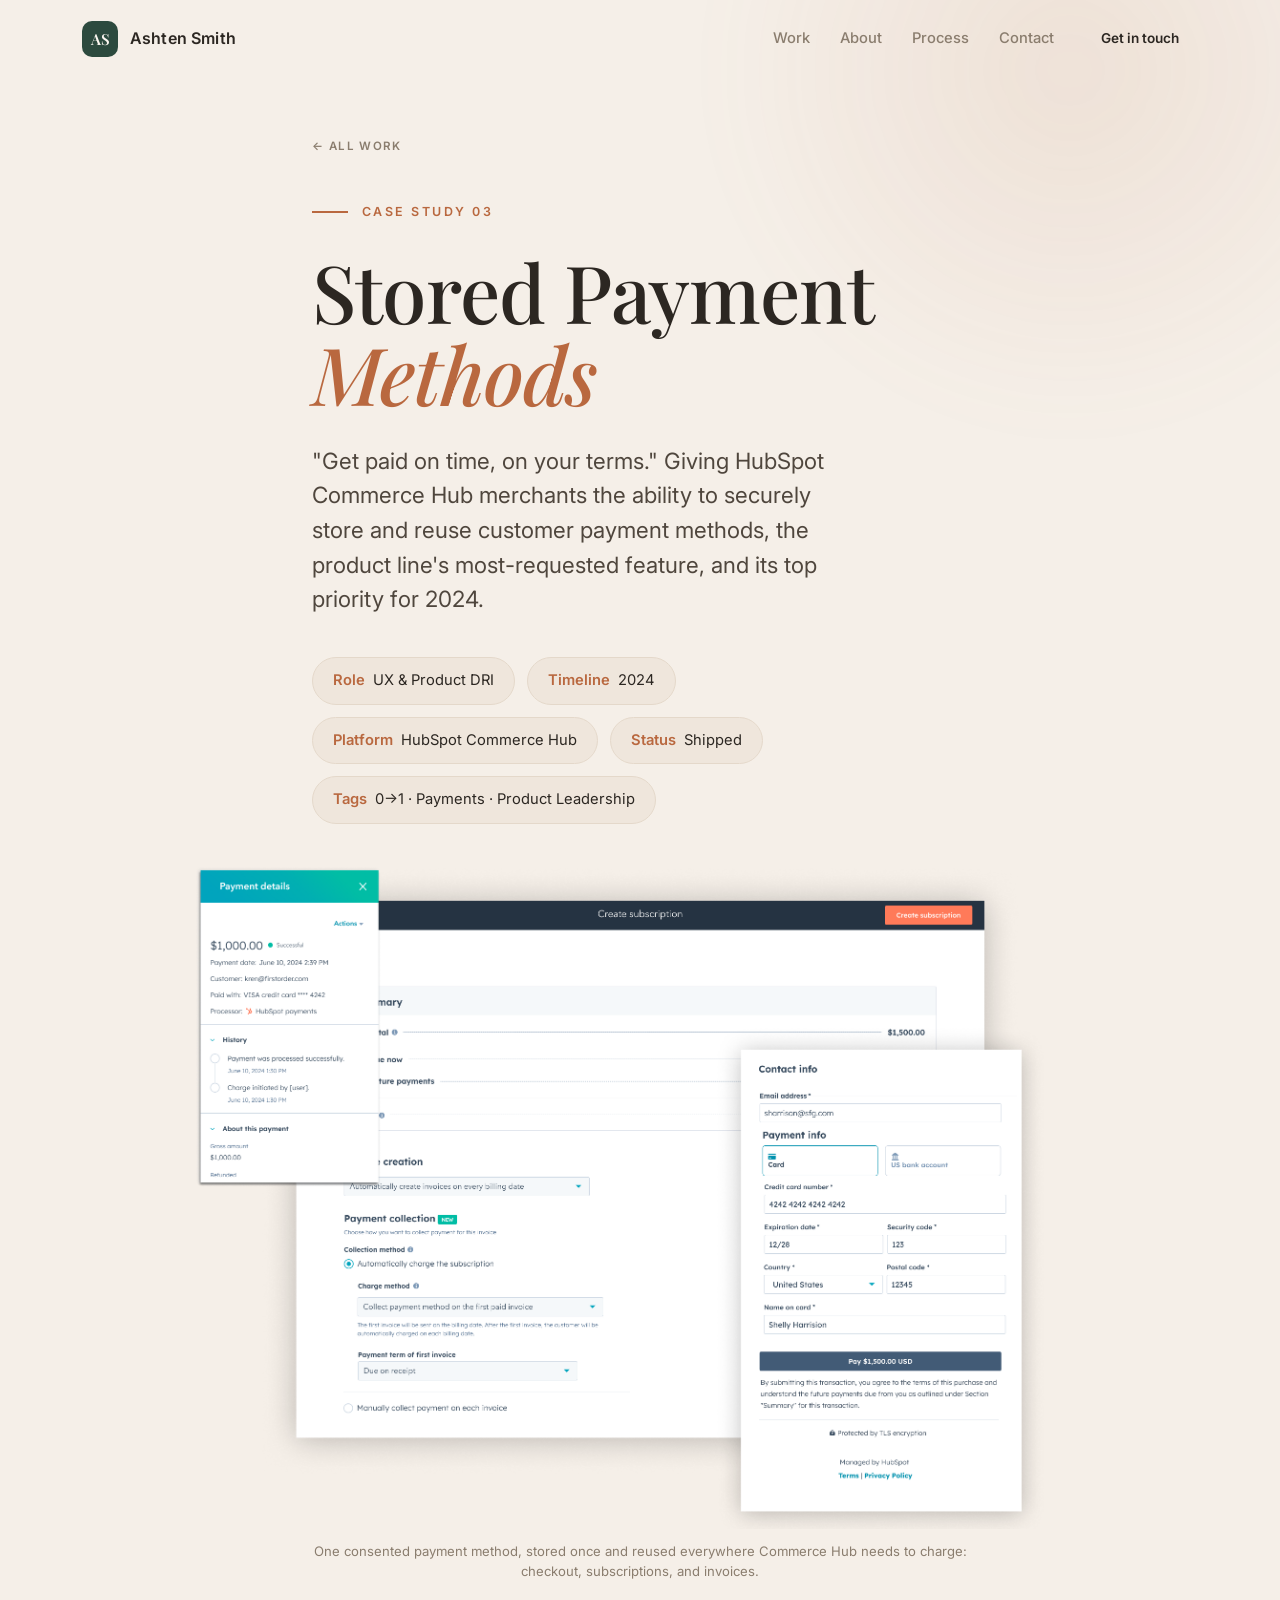
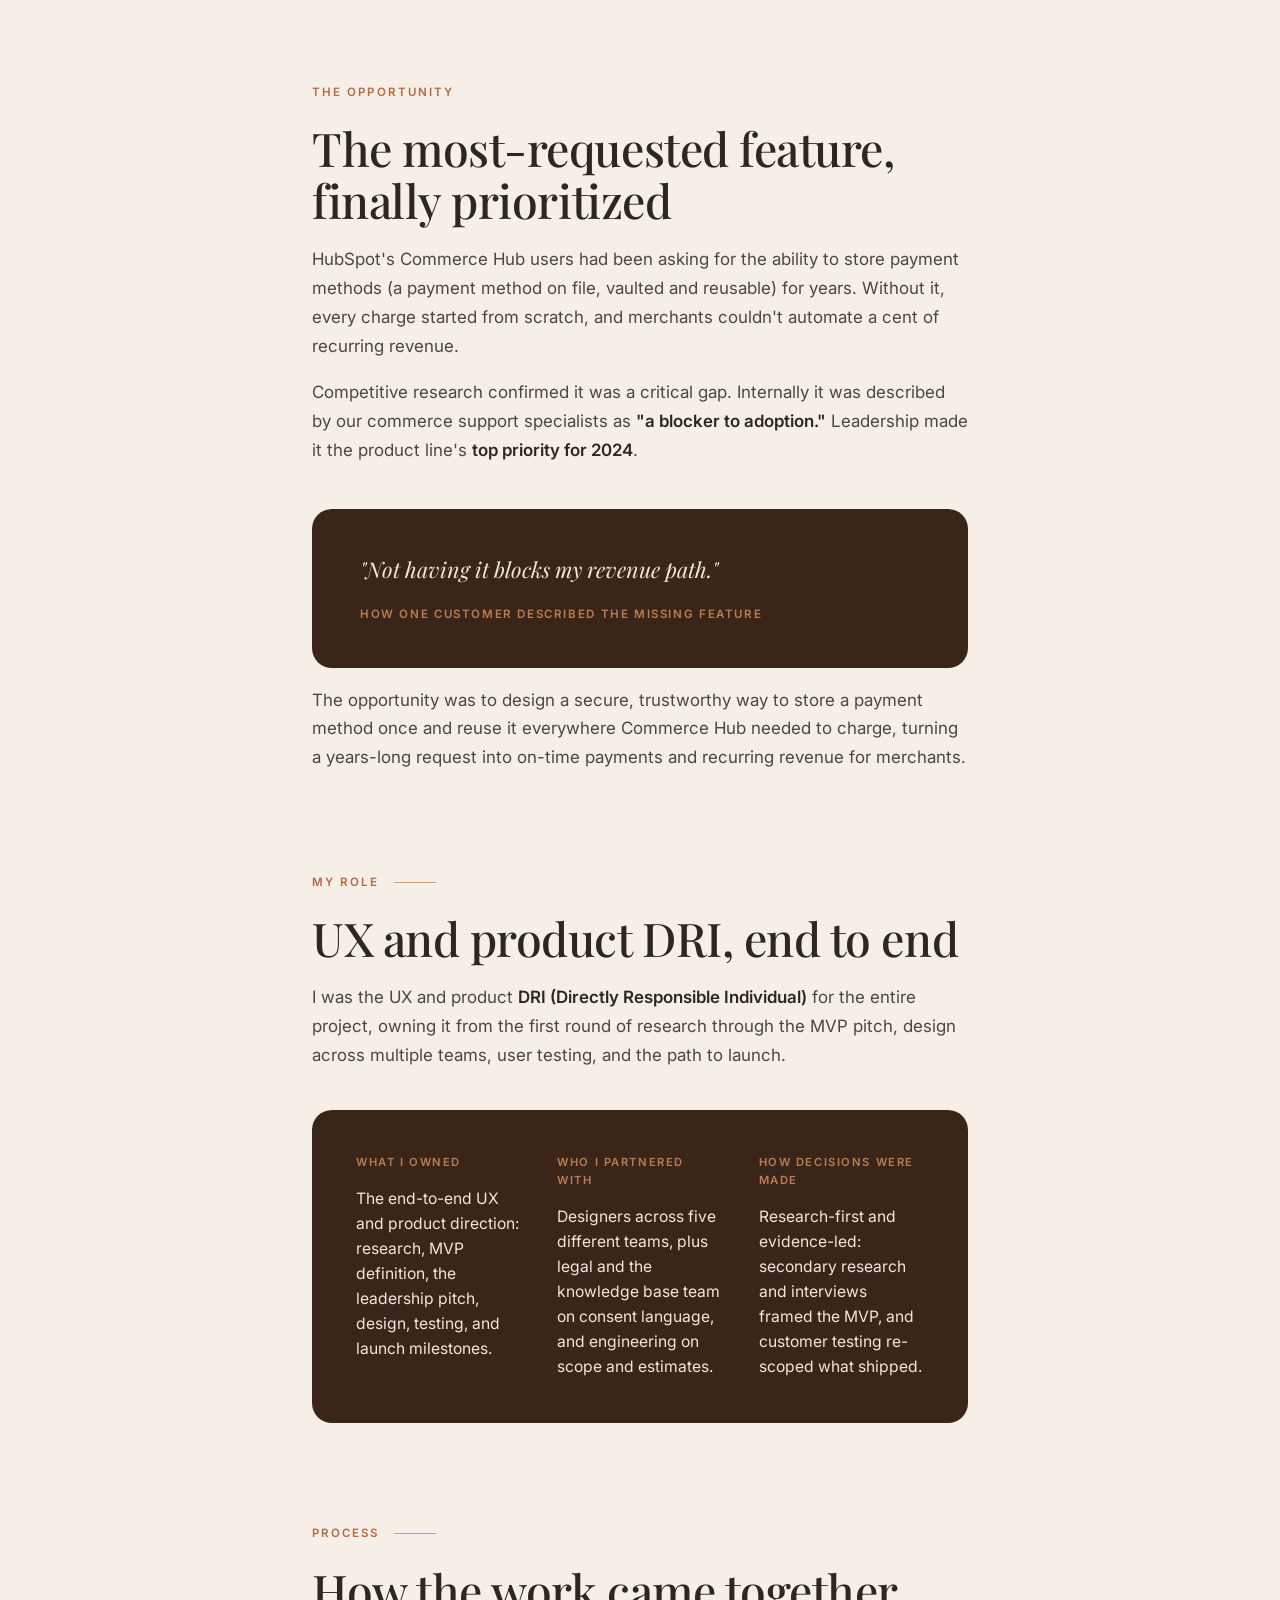
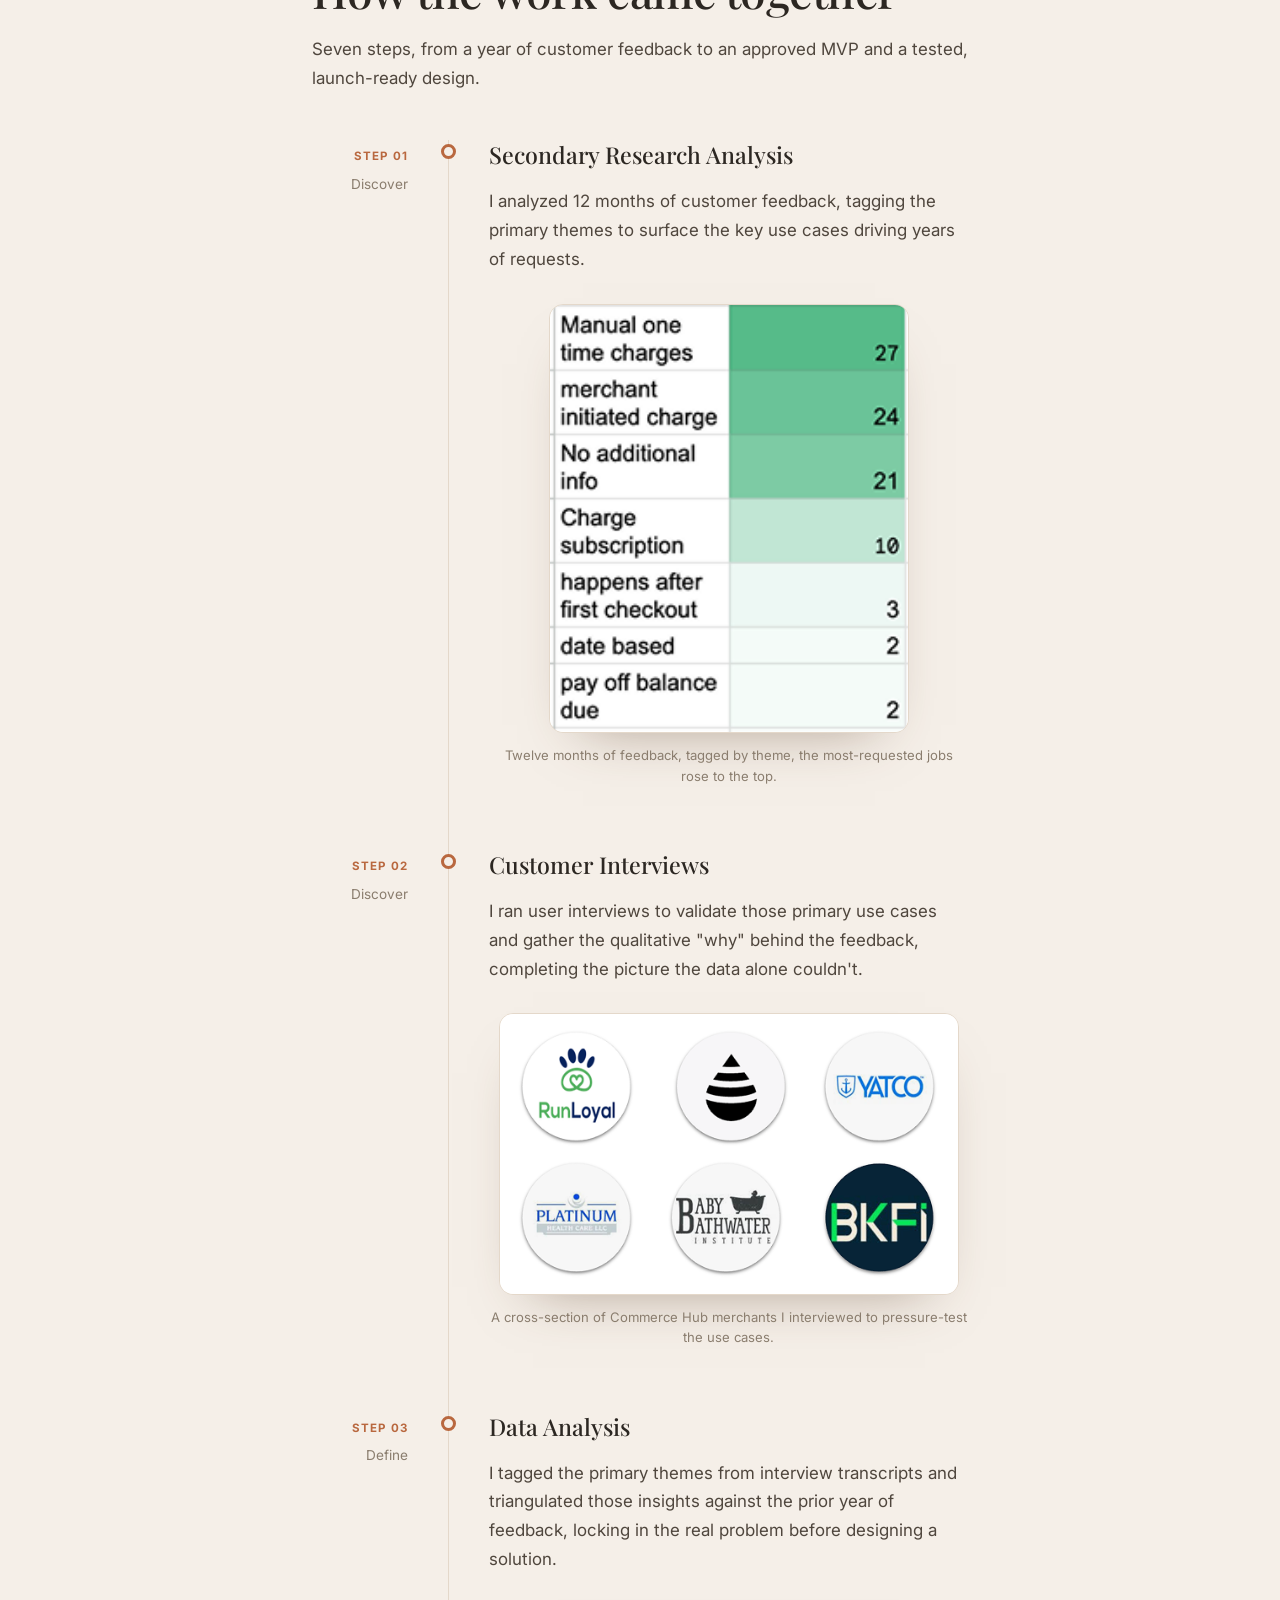
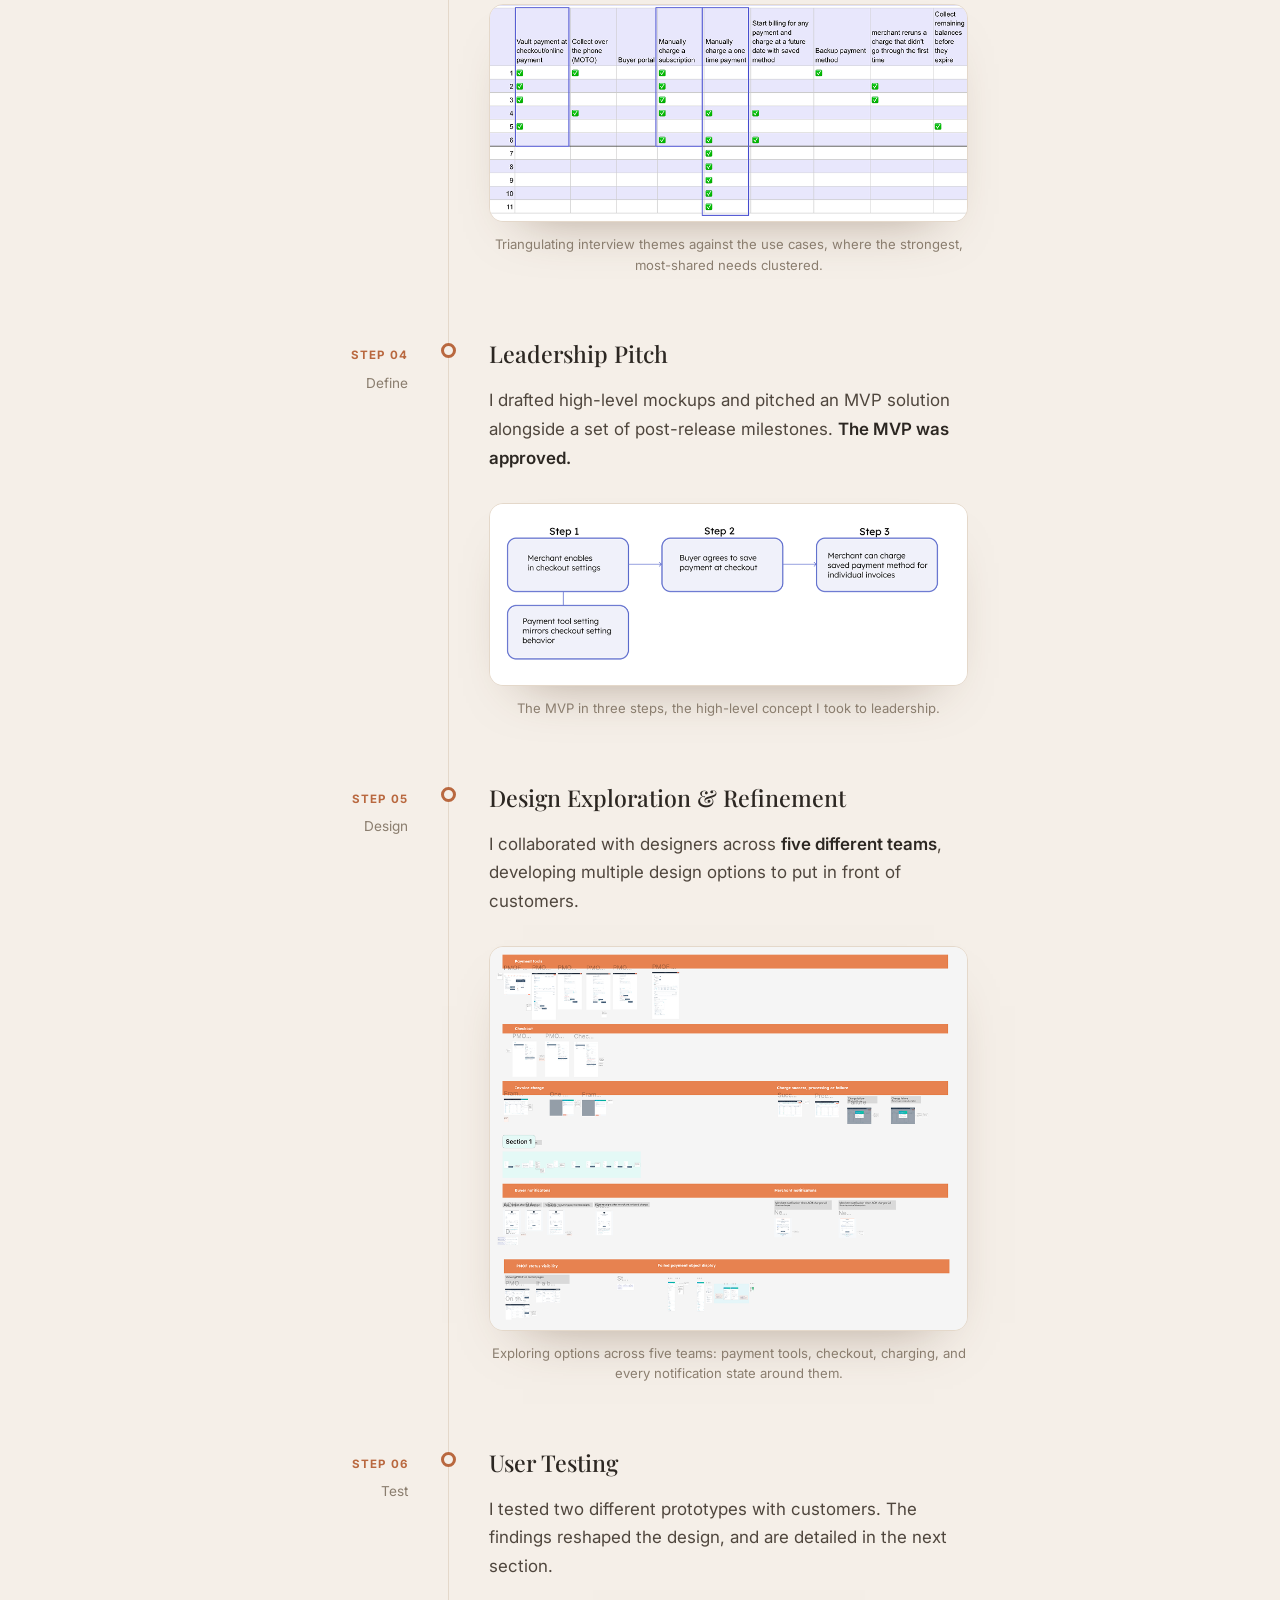
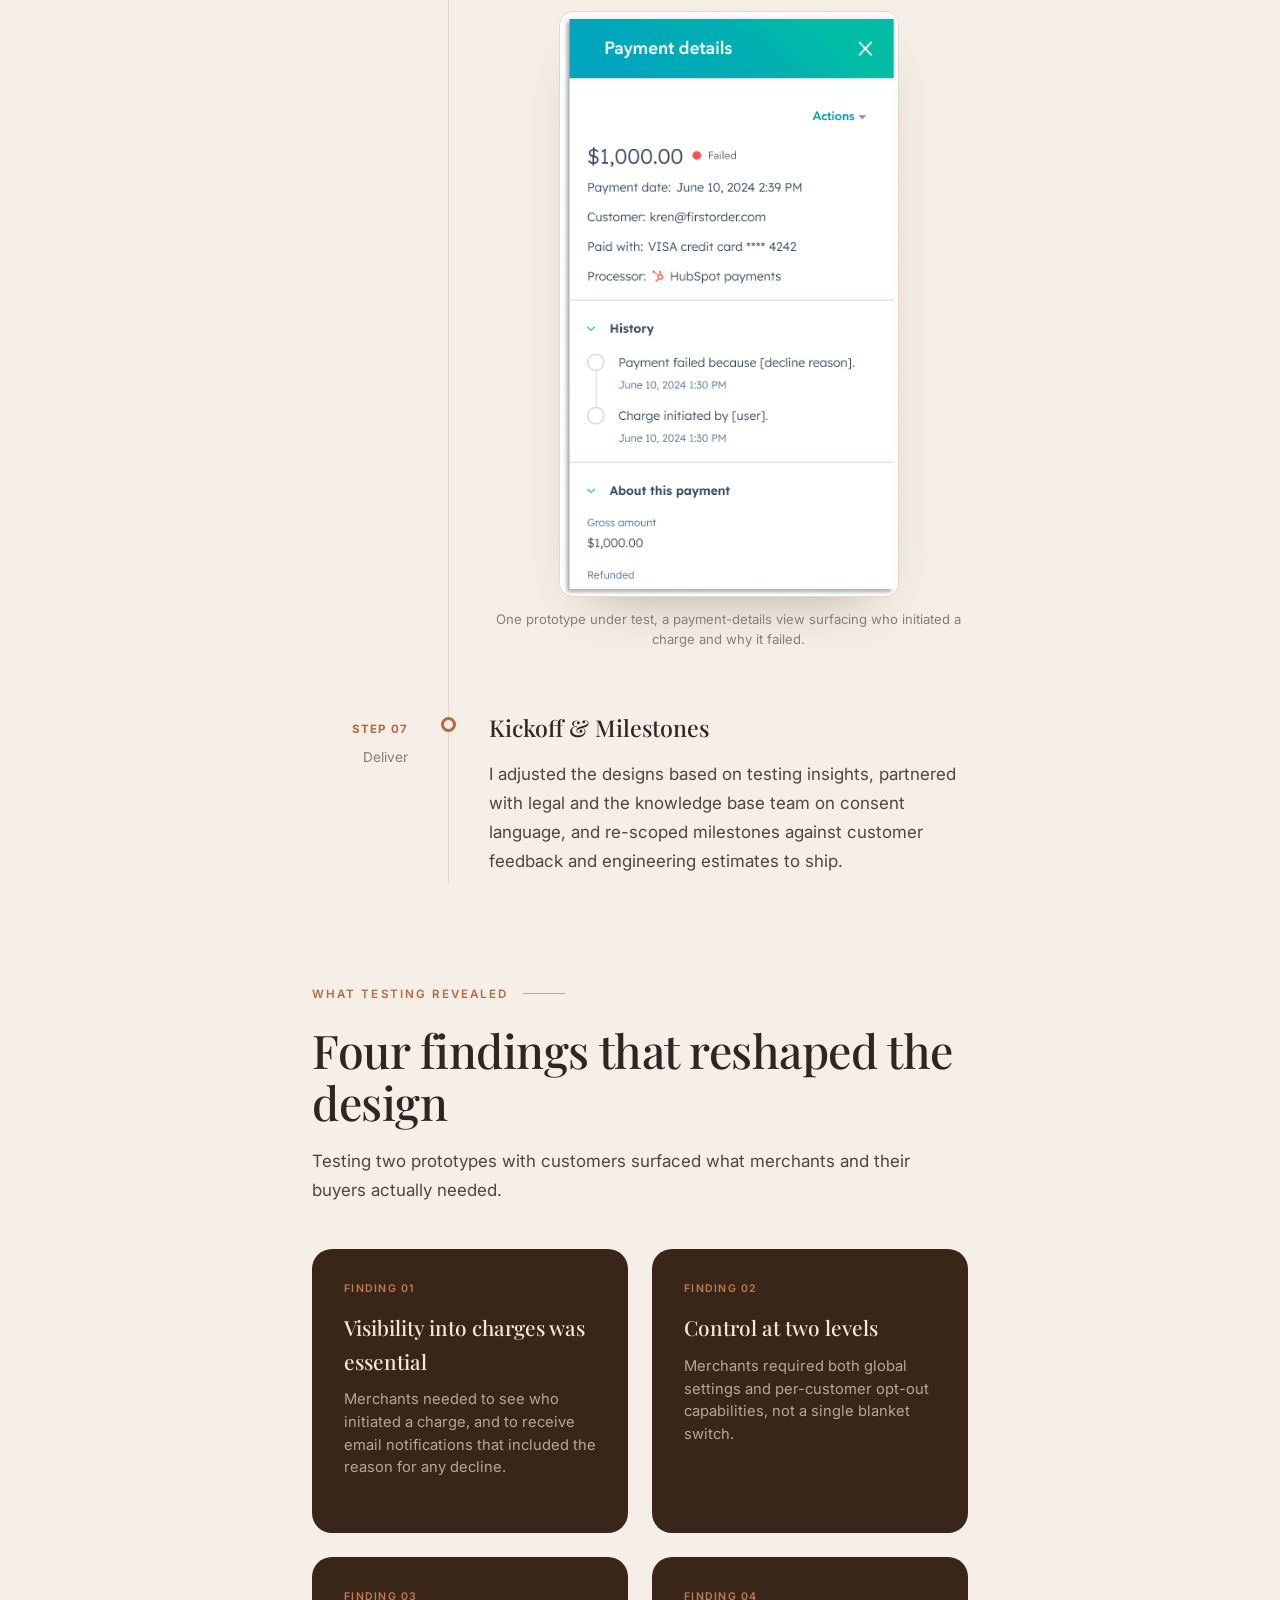
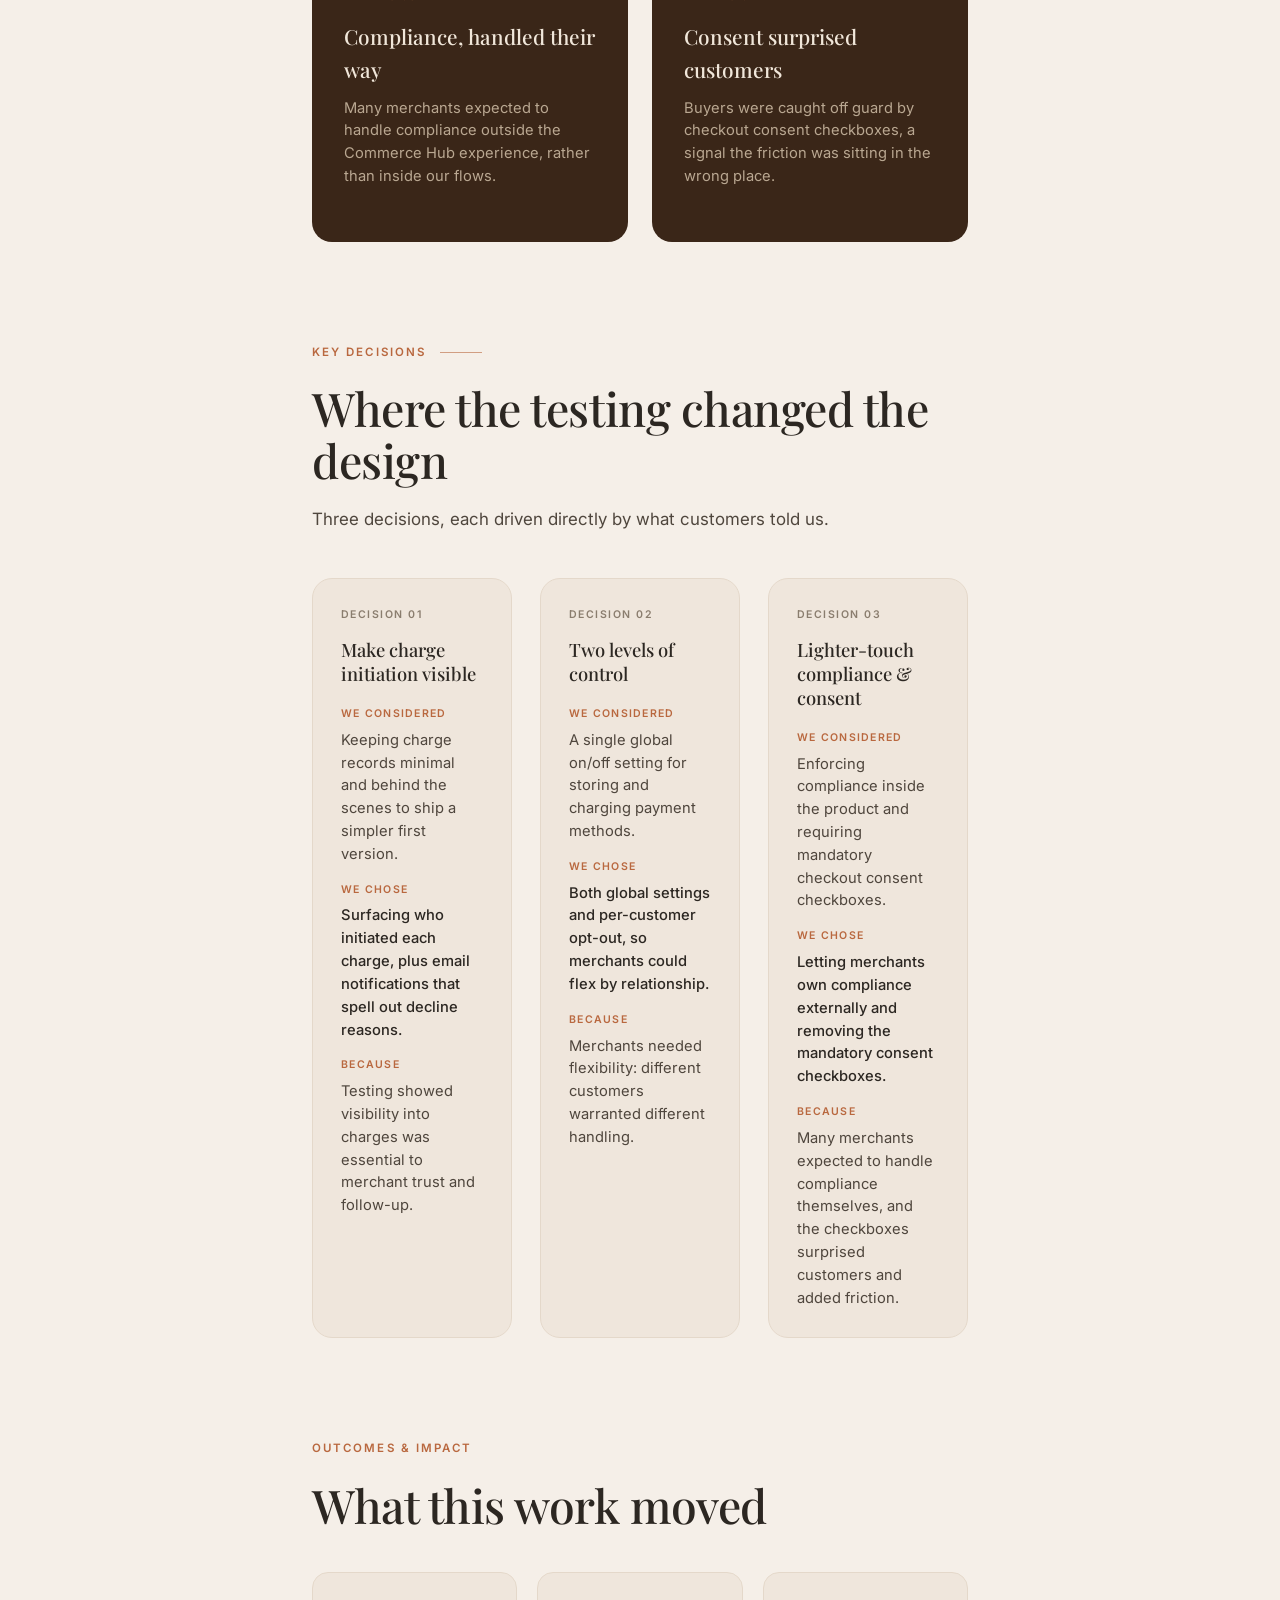
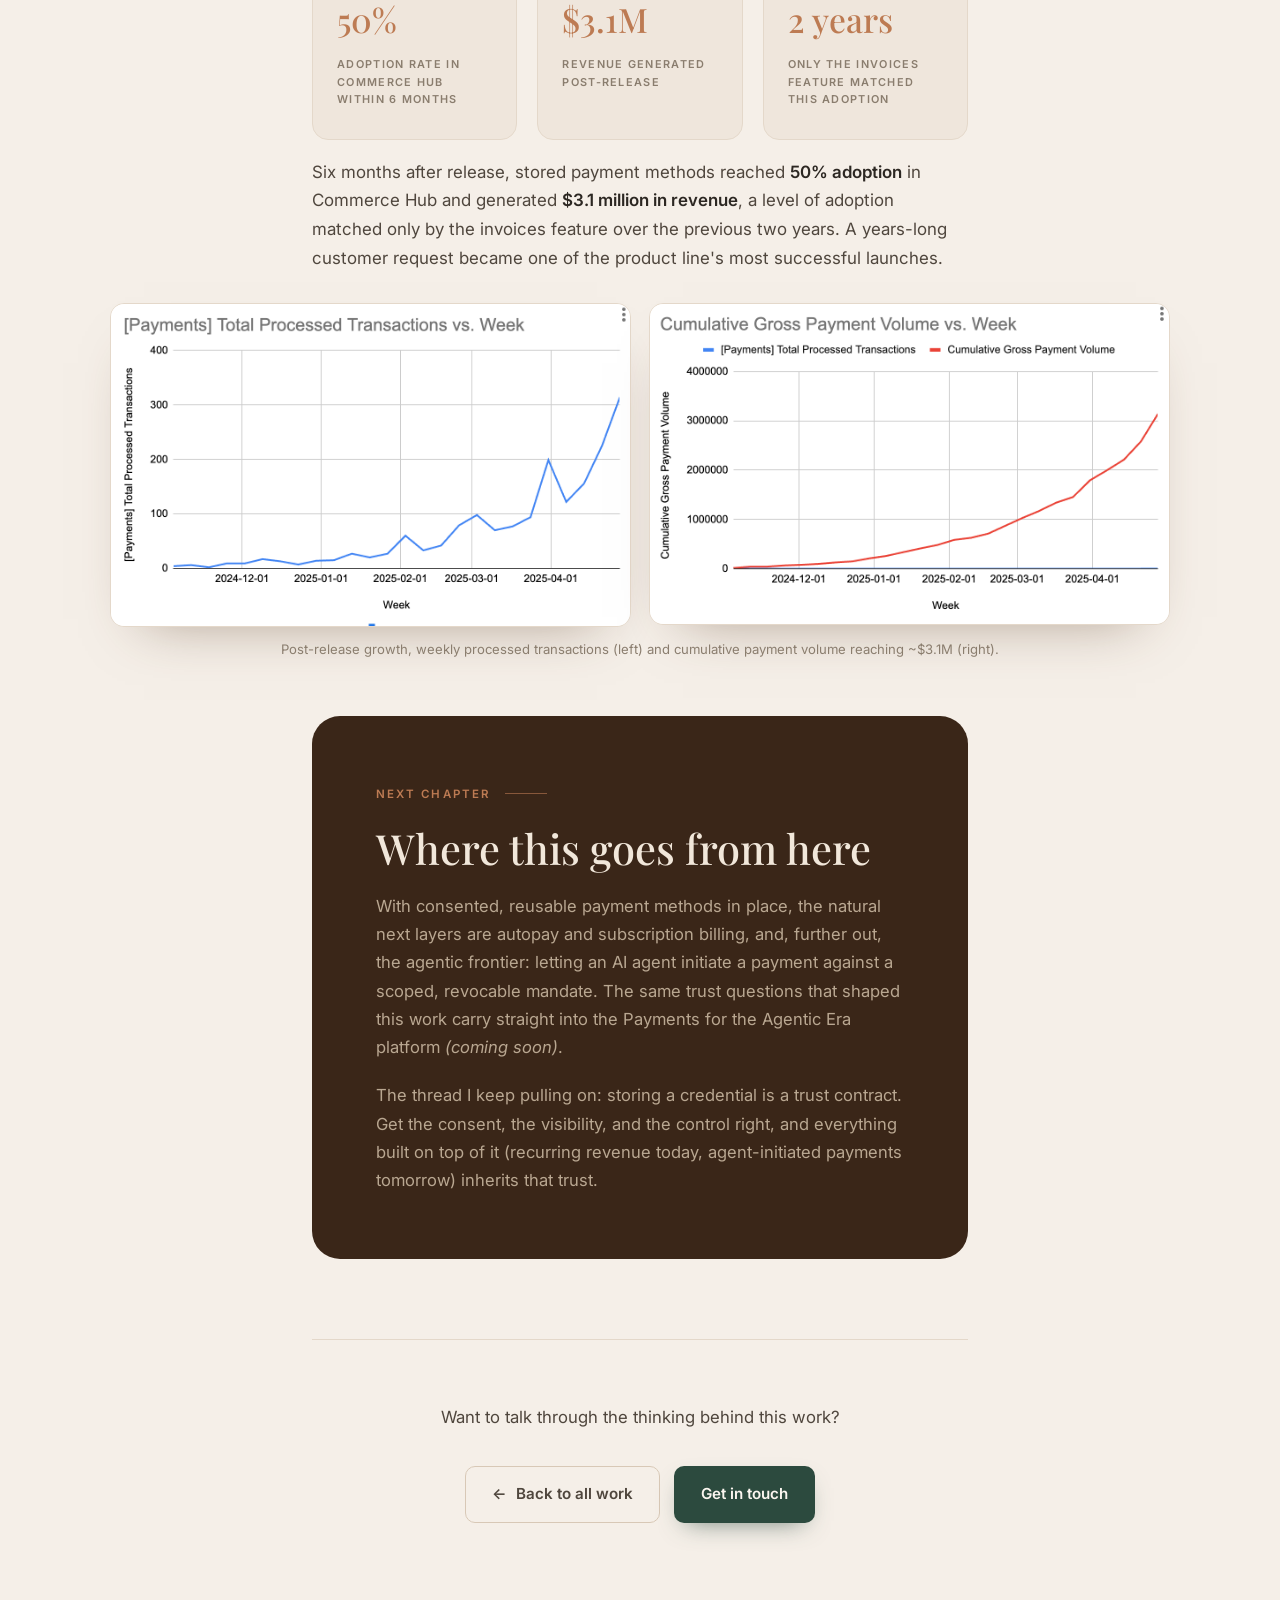
<file: case-studies/stored-payment-methods.html>
<!DOCTYPE html>
<html lang="en">
<head>
  <meta charset="UTF-8" />
  <meta name="viewport" content="width=device-width, initial-scale=1.0" />
  <title>Stored Payment Methods: Case Study · Ashten Smith</title>
  <meta name="description" content="Get paid on time, on your terms. As UX and product DRI, I led HubSpot Commerce Hub's most-requested feature, securely storing customer payment methods, to 50% adoption and $3.1M in revenue within six months." />

  <meta property="og:title" content="Stored Payment Methods: Case Study" />
  <meta property="og:description" content="Commerce Hub's most-requested feature: 50% adoption and $3.1M revenue in six months." />
  <meta property="og:type" content="article" />

  <link rel="preconnect" href="https://fonts.googleapis.com" />
  <link rel="preconnect" href="https://fonts.gstatic.com" crossorigin />
  <link href="https://fonts.googleapis.com/css2?family=Inter:wght@400;500;600;700&family=Playfair+Display:ital,wght@0,400;0,500;0,600;1,400;1,500&display=swap" rel="stylesheet" />
  <link rel="stylesheet" href="../styles.css" />
  <link rel="stylesheet" href="../case-study.css" />
</head>
<body>
  <a href="#problem" class="skip-link">Skip to content</a>
  <div class="bg-glow" aria-hidden="true"></div>

  <!-- ============ NAV ============ -->
  <header class="nav" id="nav">
    <div class="nav__inner">
      <a href="../index.html#top" class="nav__brand">
        <span class="nav__mark">AS</span>
        <span class="nav__name">Ashten&nbsp;Smith</span>
      </a>
      <nav class="nav__links" aria-label="Primary">
        <a href="../index.html#work">Work</a>
        <a href="../index.html#about">About</a>
        <a href="../index.html#process">Process</a>
        <a href="../index.html#contact">Contact</a>
      </nav>
      <a href="../index.html#contact" class="btn btn--small nav__cta">Get in touch</a>
      <button class="nav__menu-btn" id="menuBtn" aria-label="Toggle menu" aria-expanded="false">
        <span></span><span></span>
      </button>
    </div>
  </header>

  <main class="cs" id="top">
    <div class="cs__wrap">

      <a href="../index.html#work" class="cs-back">&#8592; All work</a>

      <!-- ============ HERO ============ -->
      <header class="cs-hero reveal">
        <p class="cs-hero__eyebrow">Case Study 03</p>
        <h1 class="cs-hero__title">Stored Payment <em>Methods</em></h1>
        <p class="cs-hero__lede">
          "Get paid on time, on your terms." Giving HubSpot Commerce Hub merchants
          the ability to securely store and reuse customer payment methods, the
          product line's most-requested feature, and its top priority for 2024.
        </p>
        <div class="cs-meta">
          <span class="cs-pill"><b>Role</b> UX &amp; Product DRI</span>
          <span class="cs-pill"><b>Timeline</b> 2024</span>
          <span class="cs-pill"><b>Platform</b> HubSpot Commerce Hub</span>
          <span class="cs-pill"><b>Status</b> Shipped</span>
          <span class="cs-pill"><b>Tags</b> 0&#8594;1 · Payments · Product Leadership</span>
        </div>
        <figure class="cs-figc">
          <img class="cs-shot cs-wide" style="max-width: 960px;" src="assets/stored-payment-methods/hero.png" alt="Stored payment methods across Commerce Hub: a payment-details panel with charge history, subscription creation with automatic collection, and a checkout form that securely stores the card." />
          <figcaption>One consented payment method, stored once and reused everywhere Commerce Hub needs to charge: checkout, subscriptions, and invoices.</figcaption>
        </figure>
      </header>

      <!-- ============ THE OPPORTUNITY ============ -->
      <section class="cs-section reveal" id="problem">
        <p class="cs-eyebrow cs-eyebrow--plain">The Opportunity</p>
        <h2 class="cs-h2">The most-requested feature, finally prioritized</h2>
        <p class="cs-p">
          HubSpot's Commerce Hub users had been asking for the ability to store
          payment methods (a payment method on file, vaulted and reusable) for
          years. Without it, every charge started from scratch, and merchants
          couldn't automate a cent of recurring revenue.
        </p>
        <p class="cs-p">
          Competitive research confirmed it was a critical gap. Internally it was
          described by our commerce support specialists as
          <strong>"a blocker to adoption."</strong> Leadership made it the product
          line's <strong>top priority for 2024</strong>.
        </p>
        <figure class="cs-quote">
          <blockquote>"Not having it blocks my revenue path."</blockquote>
          <figcaption>How one customer described the missing feature</figcaption>
        </figure>
        <p class="cs-p">
          The opportunity was to design a secure, trustworthy way to store a payment
          method once and reuse it everywhere Commerce Hub needed to charge, turning
          a years-long request into on-time payments and recurring revenue for
          merchants.
        </p>
      </section>

      <!-- ============ MY ROLE ============ -->
      <section class="cs-section reveal">
        <p class="cs-eyebrow">My Role</p>
        <h2 class="cs-h2">UX and product DRI, end to end</h2>
        <p class="cs-p">
          I was the UX and product <strong>DRI (Directly Responsible Individual)</strong>
          for the entire project, owning it from the first round of research through
          the MVP pitch, design across multiple teams, user testing, and the path to
          launch.
        </p>
        <div class="cs-rolecard">
          <div>
            <p class="cs-rolecard__k">What I owned</p>
            <p class="cs-rolecard__v">The end-to-end UX and product direction: research, MVP definition, the leadership pitch, design, testing, and launch milestones.</p>
          </div>
          <div>
            <p class="cs-rolecard__k">Who I partnered with</p>
            <p class="cs-rolecard__v">Designers across five different teams, plus legal and the knowledge base team on consent language, and engineering on scope and estimates.</p>
          </div>
          <div>
            <p class="cs-rolecard__k">How decisions were made</p>
            <p class="cs-rolecard__v">Research-first and evidence-led: secondary research and interviews framed the MVP, and customer testing re-scoped what shipped.</p>
          </div>
        </div>
      </section>

      <!-- ============ PROCESS ============ -->
      <section class="cs-section reveal">
        <p class="cs-eyebrow">Process</p>
        <h2 class="cs-h2">How the work came together</h2>
        <p class="cs-p">Seven steps, from a year of customer feedback to an approved MVP and a tested, launch-ready design.</p>

        <div class="cs-timeline">

          <!-- Step 01 -->
          <div class="cs-phase">
            <div class="cs-phase__meta">
              <span class="cs-phase__label">Step 01</span>
              <span class="cs-phase__date">Discover</span>
            </div>
            <div class="cs-phase__body">
              <h3 class="cs-h3">Secondary Research Analysis</h3>
              <p class="cs-p">
                I analyzed 12 months of customer feedback, tagging the primary themes
                to surface the key use cases driving years of requests.
              </p>
              <figure class="cs-figc">
                <img class="cs-shot cs-shot--framed" style="max-width: 360px;" src="assets/stored-payment-methods/tags-counts.png" alt="Customer-feedback themes tagged and counted: manual one-time charges (27), merchant-initiated charge (24), charge a subscription (10), and a long tail of smaller jobs." />
                <figcaption>Twelve months of feedback, tagged by theme, the most-requested jobs rose to the top.</figcaption>
              </figure>
            </div>
          </div>

          <!-- Step 02 -->
          <div class="cs-phase">
            <div class="cs-phase__meta">
              <span class="cs-phase__label">Step 02</span>
              <span class="cs-phase__date">Discover</span>
            </div>
            <div class="cs-phase__body">
              <h3 class="cs-h3">Customer Interviews</h3>
              <p class="cs-p">
                I ran user interviews to validate those primary use cases and gather
                the qualitative "why" behind the feedback, completing the picture
                the data alone couldn't.
              </p>
              <figure class="cs-figc">
                <img class="cs-shot cs-shot--framed" style="max-width: 460px;" src="assets/stored-payment-methods/companies.png" alt="Logos of interviewed Commerce Hub merchants, including RunLoyal, YATCO, Platinum Health Care, Baby Bathwater Institute, and BKFi." />
                <figcaption>A cross-section of Commerce Hub merchants I interviewed to pressure-test the use cases.</figcaption>
              </figure>
            </div>
          </div>

          <!-- Step 03 -->
          <div class="cs-phase">
            <div class="cs-phase__meta">
              <span class="cs-phase__label">Step 03</span>
              <span class="cs-phase__date">Define</span>
            </div>
            <div class="cs-phase__body">
              <h3 class="cs-h3">Data Analysis</h3>
              <p class="cs-p">
                I tagged the primary themes from interview transcripts and
                triangulated those insights against the prior year of feedback,
                locking in the real problem before designing a solution.
              </p>
              <figure class="cs-figc">
                <img class="cs-shot cs-shot--framed" src="assets/stored-payment-methods/tags-counts-1.png" alt="A matrix mapping each interview participant against the use cases they raised: vault at checkout, collect over phone, manually charge a subscription, one-time charges, backup payment method, future-dated billing, and more." />
                <figcaption>Triangulating interview themes against the use cases, where the strongest, most-shared needs clustered.</figcaption>
              </figure>
            </div>
          </div>

          <!-- Step 04 -->
          <div class="cs-phase">
            <div class="cs-phase__meta">
              <span class="cs-phase__label">Step 04</span>
              <span class="cs-phase__date">Define</span>
            </div>
            <div class="cs-phase__body">
              <h3 class="cs-h3">Leadership Pitch</h3>
              <p class="cs-p">
                I drafted high-level mockups and pitched an MVP solution alongside a
                set of post-release milestones. <strong>The MVP was approved.</strong>
              </p>
              <figure class="cs-figc">
                <img class="cs-shot cs-shot--framed" src="assets/stored-payment-methods/steps.png" alt="High-level MVP concept: the merchant enables storing in checkout settings, the buyer agrees to save their payment at checkout, then the merchant can charge the saved method for individual invoices." />
                <figcaption>The MVP in three steps, the high-level concept I took to leadership.</figcaption>
              </figure>
            </div>
          </div>

          <!-- Step 05 -->
          <div class="cs-phase">
            <div class="cs-phase__meta">
              <span class="cs-phase__label">Step 05</span>
              <span class="cs-phase__date">Design</span>
            </div>
            <div class="cs-phase__body">
              <h3 class="cs-h3">Design Exploration &amp; Refinement</h3>
              <p class="cs-p">
                I collaborated with designers across <strong>five different teams</strong>,
                developing multiple design options to put in front of customers.
              </p>
              <figure class="cs-figc">
                <img class="cs-shot cs-shot--framed" src="assets/stored-payment-methods/exploration.png" alt="A Figma board of design explorations spanning payment tools, checkout, invoice charging, charge success and failure states, and buyer and merchant notifications." />
                <figcaption>Exploring options across five teams: payment tools, checkout, charging, and every notification state around them.</figcaption>
              </figure>
            </div>
          </div>

          <!-- Step 06 -->
          <div class="cs-phase">
            <div class="cs-phase__meta">
              <span class="cs-phase__label">Step 06</span>
              <span class="cs-phase__date">Test</span>
            </div>
            <div class="cs-phase__body">
              <h3 class="cs-h3">User Testing</h3>
              <p class="cs-p">
                I tested two different prototypes with customers. The findings
                reshaped the design, and are detailed in the next section.
              </p>
              <figure class="cs-figc">
                <img class="cs-shot cs-shot--framed" style="max-width: 340px;" src="assets/stored-payment-methods/card.png" alt="A tested payment-details prototype showing a failed $1,000 charge, with a history of who initiated it and why it declined." />
                <figcaption>One prototype under test, a payment-details view surfacing who initiated a charge and why it failed.</figcaption>
              </figure>
            </div>
          </div>

          <!-- Step 07 -->
          <div class="cs-phase">
            <div class="cs-phase__meta">
              <span class="cs-phase__label">Step 07</span>
              <span class="cs-phase__date">Deliver</span>
            </div>
            <div class="cs-phase__body">
              <h3 class="cs-h3">Kickoff &amp; Milestones</h3>
              <p class="cs-p">
                I adjusted the designs based on testing insights, partnered with legal
                and the knowledge base team on consent language, and re-scoped
                milestones against customer feedback and engineering estimates to
                ship.
              </p>
            </div>
          </div>

        </div>
      </section>

      <!-- ============ WHAT TESTING REVEALED ============ -->
      <section class="cs-section reveal">
        <p class="cs-eyebrow">What Testing Revealed</p>
        <h2 class="cs-h2">Four findings that reshaped the design</h2>
        <p class="cs-p">Testing two prototypes with customers surfaced what merchants and their buyers actually needed.</p>
        <div class="cs-gallery2">
          <article class="cs-gallery2__card">
            <p class="cs-gallery2__eyebrow">Finding 01</p>
            <h3 class="cs-gallery2__title">Visibility into charges was essential</h3>
            <p class="cs-gallery2__desc">Merchants needed to see who initiated a charge, and to receive email notifications that included the reason for any decline.</p>
          </article>
          <article class="cs-gallery2__card">
            <p class="cs-gallery2__eyebrow">Finding 02</p>
            <h3 class="cs-gallery2__title">Control at two levels</h3>
            <p class="cs-gallery2__desc">Merchants required both global settings and per-customer opt-out capabilities, not a single blanket switch.</p>
          </article>
          <article class="cs-gallery2__card">
            <p class="cs-gallery2__eyebrow">Finding 03</p>
            <h3 class="cs-gallery2__title">Compliance, handled their way</h3>
            <p class="cs-gallery2__desc">Many merchants expected to handle compliance outside the Commerce Hub experience, rather than inside our flows.</p>
          </article>
          <article class="cs-gallery2__card">
            <p class="cs-gallery2__eyebrow">Finding 04</p>
            <h3 class="cs-gallery2__title">Consent surprised customers</h3>
            <p class="cs-gallery2__desc">Buyers were caught off guard by checkout consent checkboxes, a signal the friction was sitting in the wrong place.</p>
          </article>
        </div>
      </section>

      <!-- ============ KEY DECISIONS ============ -->
      <section class="cs-section reveal">
        <p class="cs-eyebrow">Key Decisions</p>
        <h2 class="cs-h2">Where the testing changed the design</h2>
        <p class="cs-p">Three decisions, each driven directly by what customers told us.</p>
        <div class="cs-decisions">
          <div class="cs-decision cs-decision--card">
            <p class="cs-decision__kicker">Decision 01</p>
            <h3 class="cs-decision__title">Make charge initiation visible</h3>
            <p class="cs-decision__k">We considered</p>
            <p class="cs-decision__v">Keeping charge records minimal and behind the scenes to ship a simpler first version.</p>
            <p class="cs-decision__k">We chose</p>
            <p class="cs-decision__v cs-decision__v--choice">Surfacing who initiated each charge, plus email notifications that spell out decline reasons.</p>
            <p class="cs-decision__k">Because</p>
            <p class="cs-decision__v">Testing showed visibility into charges was essential to merchant trust and follow-up.</p>
          </div>
          <div class="cs-decision cs-decision--card">
            <p class="cs-decision__kicker">Decision 02</p>
            <h3 class="cs-decision__title">Two levels of control</h3>
            <p class="cs-decision__k">We considered</p>
            <p class="cs-decision__v">A single global on/off setting for storing and charging payment methods.</p>
            <p class="cs-decision__k">We chose</p>
            <p class="cs-decision__v cs-decision__v--choice">Both global settings and per-customer opt-out, so merchants could flex by relationship.</p>
            <p class="cs-decision__k">Because</p>
            <p class="cs-decision__v">Merchants needed flexibility: different customers warranted different handling.</p>
          </div>
          <div class="cs-decision cs-decision--card">
            <p class="cs-decision__kicker">Decision 03</p>
            <h3 class="cs-decision__title">Lighter-touch compliance &amp; consent</h3>
            <p class="cs-decision__k">We considered</p>
            <p class="cs-decision__v">Enforcing compliance inside the product and requiring mandatory checkout consent checkboxes.</p>
            <p class="cs-decision__k">We chose</p>
            <p class="cs-decision__v cs-decision__v--choice">Letting merchants own compliance externally and removing the mandatory consent checkboxes.</p>
            <p class="cs-decision__k">Because</p>
            <p class="cs-decision__v">Many merchants expected to handle compliance themselves, and the checkboxes surprised customers and added friction.</p>
          </div>
        </div>
      </section>

      <!-- ============ OUTCOMES ============ -->
      <section class="cs-section reveal">
        <p class="cs-eyebrow cs-eyebrow--plain">Outcomes &amp; Impact</p>
        <h2 class="cs-h2">What this work moved</h2>
        <div class="cs-stats">
          <div class="cs-stat">
            <span class="cs-stat__num">50%</span>
            <span class="cs-stat__label">Adoption rate in Commerce Hub within 6 months</span>
          </div>
          <div class="cs-stat">
            <span class="cs-stat__num">$3.1M</span>
            <span class="cs-stat__label">Revenue generated post-release</span>
          </div>
          <div class="cs-stat">
            <span class="cs-stat__num">2 years</span>
            <span class="cs-stat__label">Only the invoices feature matched this adoption</span>
          </div>
        </div>
        <p class="cs-p">
          Six months after release, stored payment methods reached <strong>50%
          adoption</strong> in Commerce Hub and generated <strong>$3.1 million in
          revenue</strong>, a level of adoption matched only by the invoices feature
          over the previous two years. A years-long customer request became one of
          the product line's most successful launches.
        </p>

        <figure class="cs-figc cs-wide">
          <div class="cs-imgrow cs-imgrow--2">
            <img class="cs-shot cs-shot--framed" src="assets/stored-payment-methods/graph-2.png" alt="Total processed transactions per week trending sharply upward after release." />
            <img class="cs-shot cs-shot--framed" src="assets/stored-payment-methods/graph-1.png" alt="Cumulative gross payment volume climbing week over week to roughly $3.1 million." />
          </div>
          <figcaption>Post-release growth, weekly processed transactions (left) and cumulative payment volume reaching ~$3.1M (right).</figcaption>
        </figure>

        <div class="cs-next">
          <p class="cs-eyebrow">Next Chapter</p>
          <h2 class="cs-next__title">Where this goes from here</h2>
          <p class="cs-next__p">
            With consented, reusable payment methods in place, the natural next layers
            are autopay and subscription billing, and, further out, the agentic
            frontier: letting an AI agent initiate a payment against a scoped,
            revocable mandate. The same trust questions that shaped this work carry
            straight into the Payments for the Agentic Era platform
            <em>(coming soon)</em>.
          </p>
          <p class="cs-next__p">
            The thread I keep pulling on: storing a credential is a trust contract.
            Get the consent, the visibility, and the control right, and everything
            built on top of it (recurring revenue today, agent-initiated payments
            tomorrow) inherits that trust.
          </p>
        </div>
      </section>

      <!-- ============ FOOTER CTA ============ -->
      <footer class="cs-foot reveal">
        <p class="cs-foot__p">Want to talk through the thinking behind this work?</p>
        <div class="hero__actions" style="justify-content:center">
          <a href="../index.html#work" class="btn btn--ghost"><span class="btn__arrow">&#8592;</span> Back to all work</a>
          <a href="../index.html#contact" class="btn btn--primary">Get in touch</a>
        </div>
      </footer>

    </div>
  </main>

  <script src="../script.js"></script>
</body>
</html>
</file>
<file: styles.css>
/* =========================================================
   Ashten Smith — Portfolio
   Design language: warm, editorial, calm — serif headlines,
   terracotta accents, cream canvas. (Matches Figma redesign.)
   ========================================================= */

:root {
  --bg:          #f5efe8;
  --surface:     #efe6dc; /* card / panel fill            */
  --surface-2:   #eae0d4; /* nested stat card             */
  --surface-3:   #f7f1ea; /* lifted / pill fill           */
  --border:      #e4d8ca;
  --border-soft: #ece2d6;
  --border-hover:#d8c8b6;

  --accent:      #b9683f; /* terracotta                   */
  --accent-deep: #a55a34;
  --accent-soft: #bd7b53; /* serif numerals               */
  --green:       #7f8a63; /* status dot                   */

  --cta:         #2C4A3E; /* primary CTA + AS logo (green) */
  --cta-deep:    #21382e; /* CTA hover                     */

  --text:        #2c2722;
  --text-soft:   #4f463d;
  --text-muted:  #8a7d6e;

  --font-sans: 'Inter', -apple-system, BlinkMacSystemFont, 'Segoe UI', sans-serif;
  --font-serif:'Playfair Display', Georgia, 'Times New Roman', serif;
  --font-hand: 'Caveat', 'Segoe Script', cursive;

  --maxw: 1180px;
  --radius: 20px;
  --radius-sm: 14px;
  --ease: cubic-bezier(0.16, 1, 0.3, 1);
}

/* ---------- Reset ---------- */
*, *::before, *::after { box-sizing: border-box; margin: 0; padding: 0; }
html { scroll-behavior: smooth; scroll-padding-top: 90px; }
@media (prefers-reduced-motion: reduce) {
  html { scroll-behavior: auto; }
  * { animation-duration: 0.001ms !important; transition-duration: 0.001ms !important; }
}

body {
  font-family: var(--font-sans);
  background: var(--bg);
  color: var(--text);
  line-height: 1.6;
  -webkit-font-smoothing: antialiased;
  text-rendering: optimizeLegibility;
  overflow-x: hidden;
}

a { color: inherit; text-decoration: none; }
ul { list-style: none; }
.container { width: 100%; max-width: var(--maxw); margin: 0 auto; padding: 0 32px; }

/* Eyebrow / uppercase label utility */
.eyebrow {
  font-size: 0.72rem; font-weight: 600; letter-spacing: 0.18em;
  text-transform: uppercase; color: var(--accent);
}

/* ---------- Skip link ---------- */
.skip-link {
  position: absolute; left: -999px; top: 12px; z-index: 200;
  background: var(--accent); color: #fff; padding: 10px 16px; border-radius: 8px;
}
.skip-link:focus { left: 16px; }

/* ---------- Ambient background ---------- */
.bg-grid { display: none; }
.bg-glow {
  position: fixed; top: -340px; right: -200px; z-index: -1; pointer-events: none;
  width: 820px; height: 820px;
  background: radial-gradient(circle at 50% 50%, rgba(185,104,63,0.10), transparent 62%);
  filter: blur(30px);
}

/* ---------- Buttons ---------- */
.btn {
  --pad-y: 15px; --pad-x: 26px;
  display: inline-flex; align-items: center; gap: 10px;
  padding: var(--pad-y) var(--pad-x);
  border-radius: 10px; font-weight: 600; font-size: 0.95rem;
  border: 1px solid transparent; cursor: pointer;
  transition: transform .35s var(--ease), background .25s, border-color .25s, box-shadow .35s var(--ease), color .25s;
}
.btn--small { --pad-y: 9px; --pad-x: 18px; font-size: 0.85rem; }
.btn--primary {
  background: var(--cta); color: #fbf6f0;
  box-shadow: 0 10px 26px -12px rgba(44,74,62,0.7);
}
.btn--primary:hover { background: var(--cta-deep); transform: translateY(-2px); box-shadow: 0 16px 34px -12px rgba(44,74,62,0.8); }
.btn--ghost { background: transparent; color: var(--text-soft); border-color: var(--border-hover); }
.btn--ghost:hover { border-color: var(--accent); color: var(--accent); transform: translateY(-2px); }
.btn__arrow { transition: transform .3s var(--ease); }
.btn--primary:hover .btn__arrow, .btn--ghost:hover .btn__arrow { transform: translateX(4px); }

/* ---------- Nav ---------- */
.nav {
  position: fixed; top: 0; left: 0; right: 0; z-index: 100;
  transition: background .3s, border-color .3s, backdrop-filter .3s;
  border-bottom: 1px solid transparent;
}
.nav.is-scrolled {
  background: rgba(245,239,232,0.82);
  backdrop-filter: blur(14px); -webkit-backdrop-filter: blur(14px);
  border-bottom-color: var(--border);
}
.nav__inner {
  max-width: var(--maxw); margin: 0 auto; padding: 18px 32px;
  display: flex; align-items: center; gap: 28px;
}
.nav__brand { display: flex; align-items: center; gap: 12px; font-weight: 600; }
.nav__mark {
  width: 36px; height: 36px; border-radius: 10px;
  display: grid; place-items: center; font-family: var(--font-serif); font-size: 0.95rem; font-weight: 600;
  background: var(--cta); color: #fbf6f0;
}
.nav__name { font-size: 1rem; font-weight: 600; letter-spacing: 0.01em; }
.nav__links { display: flex; gap: 30px; margin-left: auto; }
.nav__links a { color: var(--text-muted); font-size: 0.92rem; font-weight: 500; transition: color .2s; position: relative; }
.nav__links a:hover, .nav__links a.is-active { color: var(--text); }
.nav__links a.is-active::after {
  content: ""; position: absolute; left: 0; right: 0; bottom: -6px; height: 2px;
  background: var(--accent); border-radius: 2px;
}
.nav__cta { flex-shrink: 0; }
.nav__menu-btn {
  display: none; flex-direction: column; gap: 5px; background: none; border: none;
  cursor: pointer; padding: 6px; margin-left: auto;
}
.nav__menu-btn span { width: 24px; height: 2px; background: var(--text); border-radius: 2px; transition: transform .3s, opacity .3s; }
.nav__menu-btn[aria-expanded="true"] span:first-child { transform: translateY(7px) rotate(45deg); }
.nav__menu-btn[aria-expanded="true"] span:last-child { transform: translateY(-0px) rotate(-45deg); }

/* ---------- Hero ---------- */
.hero { padding: 168px 0 150px; } /* extra bottom room for the freesia taped under the panel */
.hero__grid {
  display: grid; grid-template-columns: 1.15fr 0.85fr; gap: 56px; align-items: start;
}
.hero__eyebrow {
  display: inline-flex; align-items: center; gap: 10px;
  font-size: 0.85rem; color: var(--text-soft); font-weight: 500;
  border: 1px solid var(--border); border-radius: 999px; padding: 8px 18px;
  background: var(--surface-3);
}
.status-dot {
  width: 8px; height: 8px; border-radius: 50%; background: var(--green);
  box-shadow: 0 0 0 0 rgba(127,138,99,0.6); animation: pulse 2.4s infinite;
}
@keyframes pulse {
  0% { box-shadow: 0 0 0 0 rgba(127,138,99,0.5); }
  70% { box-shadow: 0 0 0 8px rgba(127,138,99,0); }
  100% { box-shadow: 0 0 0 0 rgba(127,138,99,0); }
}
.hero__title {
  margin: 28px 0 0; font-family: var(--font-serif); font-weight: 500;
  letter-spacing: -0.01em; line-height: 1.06;
  font-size: clamp(2.6rem, 5.4vw, 4.2rem); color: var(--text); max-width: 16ch;
}
.hero__title em { font-style: italic; color: var(--accent); }
.hero__sub {
  margin-top: 26px; max-width: 46ch; font-size: clamp(1.05rem, 1.4vw, 1.18rem);
  color: var(--text-soft); line-height: 1.6;
}
.hero__actions { display: flex; flex-wrap: wrap; gap: 14px; margin-top: 36px; }

/* ---------- Stats panel ("By the Numbers") ---------- */
.stats-panel {
  position: relative;
  background: var(--surface); border: 1px solid var(--border);
  border-radius: 24px; padding: 26px;
  box-shadow: 0 30px 60px -40px rgba(90,60,35,0.4);
}
.stats-panel__head { font-size: 0.72rem; font-weight: 600; letter-spacing: 0.18em; text-transform: uppercase; color: var(--text-muted); margin: 6px 4px 20px; }
.stats { display: grid; grid-template-columns: 1fr 1fr; gap: 16px; }
.stat {
  background: var(--surface-2); border: 1px solid var(--border-soft);
  border-radius: 16px; padding: 26px 20px; text-align: center;
}
.stat__num {
  display: block; font-family: var(--font-serif); font-weight: 500;
  font-size: clamp(2rem, 3vw, 2.6rem); line-height: 1; color: var(--accent-soft);
}
.stat__label {
  display: block; margin-top: 14px; color: var(--text-muted);
  font-size: 0.7rem; font-weight: 600; letter-spacing: 0.12em; text-transform: uppercase; line-height: 1.7;
}

/* ---------- Scrapbook: magazine cut-out freesia ---------- */
/* Taped to the bottom edge of the "By the Numbers" panel, hanging below it. */
.scrapbook {
  position: absolute; top: calc(100% - 26px); left: 50%;
  transform: translateX(-50%); width: 132px;
  z-index: 6; cursor: help; -webkit-tap-highlight-color: transparent;
}
.scrapbook:focus { outline: none; }
.scrapbook__card {
  position: relative; transform: rotate(6deg);
  filter: drop-shadow(0 14px 18px rgba(60,40,25,0.28));
  transition: transform .45s var(--ease), filter .45s var(--ease);
}
.scrapbook__paper {
  background: #fdfaf3; padding: 16px 14px 12px;
  box-shadow: inset 0 0 22px rgba(120,90,55,0.10);
  /* torn, hand-cut magazine edge */
  clip-path: polygon(
    3% 3%, 16% 0, 30% 4%, 45% 1%, 60% 4%, 74% 0, 88% 4%, 99% 9%,
    96% 22%, 100% 36%, 97% 50%, 100% 64%, 96% 78%, 99% 91%, 89% 99%,
    75% 95%, 61% 99%, 46% 96%, 32% 99%, 18% 96%, 6% 99%, 1% 90%,
    4% 76%, 0 62%, 3% 48%, 0 34%, 3% 20%, 1% 9%);
}
.scrapbook__art {
  position: relative; color: #43301f; line-height: 0;
  /* faint halftone newsprint dots behind the ink */
  background-image: radial-gradient(rgba(67,48,31,0.16) 0.5px, transparent 0.6px);
  background-size: 4px 4px;
}
.scrapbook__art svg { display: block; width: 100%; height: auto; }
.scrapbook__label {
  display: block; text-align: center; margin-top: 6px;
  font-family: var(--font-serif); font-style: italic; font-size: 0.78rem;
  color: #6b5443; letter-spacing: 0.01em;
}
.scrapbook__tape {
  position: absolute; top: -11px; left: 50%; width: 58px; height: 22px;
  transform: translateX(-50%) rotate(-5deg);
  background:
    repeating-linear-gradient(45deg, rgba(255,255,255,0.28) 0 3px, transparent 3px 6px),
    rgba(44,74,62,0.20);
  border: 1px solid rgba(44,74,62,0.12);
  box-shadow: 0 1px 3px rgba(60,40,25,0.12);
}
.scrapbook__note {
  position: absolute; top: 100%; left: 50%; width: 170px; margin-top: 8px;
  transform: translate(-50%, 8px) rotate(-2deg); opacity: 0; pointer-events: none;
  background: #fffdf7; border: 1px dashed var(--border-hover); border-radius: 12px;
  padding: 13px 16px; text-align: center;
  box-shadow: 0 14px 26px -14px rgba(60,40,25,0.45);
  transition: opacity .35s var(--ease), transform .35s var(--ease);
}
.scrapbook__note strong {
  display: block; font-family: var(--font-serif); font-style: italic; font-weight: 600;
  font-size: 0.95rem; color: var(--text);
}
.scrapbook__note span {
  display: block; margin-top: 1px; font-family: var(--font-hand); font-size: 1.2rem;
  line-height: 1.15; color: var(--cta);
}
/* hover / keyboard-focus reveal */
.scrapbook:hover .scrapbook__card,
.scrapbook:focus-within .scrapbook__card {
  transform: rotate(0deg) translateY(-5px);
  filter: drop-shadow(0 22px 26px rgba(60,40,25,0.34));
}
.scrapbook:hover .scrapbook__note,
.scrapbook:focus-within .scrapbook__note {
  opacity: 1; transform: translate(-50%, 0) rotate(-2deg);
}
@media (max-width: 600px) {
  .scrapbook { width: 116px; top: calc(100% - 22px); }
  .scrapbook__note { width: 156px; }
}

/* ---------- Section scaffolding ---------- */
.section { padding: 96px 0; }
.section__head { max-width: 620px; margin-bottom: 56px; }
.section__tag {
  display: inline-flex; align-items: center; gap: 10px;
  font-size: 0.72rem; font-weight: 600; letter-spacing: 0.18em; text-transform: uppercase;
  color: var(--accent);
}
.section__tag .mono { font-family: var(--font-serif); font-style: italic; letter-spacing: 0; }
.section__title {
  margin-top: 16px; font-family: var(--font-serif); font-size: clamp(2rem, 4vw, 3rem); font-weight: 500;
  letter-spacing: -0.01em; line-height: 1.1; color: var(--text);
}
.section__desc { margin-top: 18px; color: var(--text-soft); font-size: 1.05rem; line-height: 1.65; }

/* ---------- Cases ---------- */
.cases { display: grid; grid-template-columns: repeat(2, 1fr); gap: 24px; }
.case {
  background: var(--surface); border: 1px solid var(--border); border-radius: var(--radius);
  padding: 30px; display: flex; flex-direction: column;
  transition: border-color .35s, transform .45s var(--ease), box-shadow .45s var(--ease),
    opacity .6s var(--ease), filter .6s var(--ease);
}
.case:hover { border-color: var(--border-hover); transform: translateY(-4px); box-shadow: 0 26px 50px -34px rgba(90,60,35,0.5); }
.case__tags { display: flex; flex-wrap: wrap; gap: 8px; margin-bottom: 22px; }
.tag {
  font-size: 0.62rem; font-weight: 600; letter-spacing: 0.1em; text-transform: uppercase;
  padding: 5px 11px; border-radius: 999px; color: var(--text-muted);
  border: 1px solid var(--border); background: var(--surface-3);
}
.case__title { font-family: var(--font-serif); font-size: 1.5rem; font-weight: 500; letter-spacing: -0.005em; line-height: 1.2; color: var(--text); }
.case__desc { margin-top: 14px; color: var(--text-soft); font-size: 0.95rem; line-height: 1.65; }
.case__metrics {
  display: flex; flex-direction: column; gap: 6px; margin-top: 24px;
  padding-top: 20px; border-top: 1px solid var(--border); width: 100%;
}
.case__metrics li { font-size: 0.82rem; color: var(--text-muted); line-height: 1.5; position: relative; padding-left: 20px; }
.case__metrics li:first-child::before {
  content: "\2191"; position: absolute; left: 0; top: 0; color: var(--accent); font-weight: 700;
}
.case__metrics strong { color: var(--text-soft); font-weight: 600; }
.case__link {
  margin-top: auto; padding-top: 22px; font-weight: 600; color: var(--accent); font-size: 0.72rem;
  letter-spacing: 0.12em; text-transform: uppercase;
  display: inline-flex; align-items: center; gap: 8px;
}
.case__link span { transition: transform .3s var(--ease); }
.case:hover .case__link span { transform: translateX(5px); }
.case__link--muted { color: var(--text-muted); }

/* ---------- Case-study lock gate ---------- */
.cases.is-locked { cursor: not-allowed; }
.cases.is-locked .case {
  pointer-events: none; user-select: none;
  opacity: 0.45; filter: blur(2.5px) saturate(0.72);
  transform: none !important; box-shadow: none !important; border-color: var(--border) !important;
}
.work__head {
  display: flex; align-items: center; justify-content: space-between;
  gap: 40px; margin-bottom: 56px;
}
.work__head .section__head { margin-bottom: 0; }
.lockgate {
  flex: 0 0 auto; display: flex; align-items: center; gap: 4px; overflow: visible;
  transition: opacity .5s var(--ease), transform .5s var(--ease);
}
.lockgate[hidden] { display: none; }
.lockgate.is-gone { opacity: 0; transform: scale(0.9); pointer-events: none; }

.lock {
  position: relative; background: none; border: 0; cursor: pointer;
  width: 116px; padding: 6px 6px 0; color: #43301f;
  transition: transform .35s var(--ease);
}
.lock::before {
  content: ""; position: absolute; inset: -10px 2px 26px; z-index: -1; border-radius: 50%;
  background: radial-gradient(circle, rgba(185,104,63,0.20), transparent 70%);
  opacity: 0; animation: lockPulse 2.6s ease-in-out infinite;
}
@keyframes lockPulse { 0%, 100% { opacity: 0; transform: scale(0.8); } 50% { opacity: 1; transform: scale(1.06); } }
.lock:hover { transform: translateY(-4px) rotate(-3deg); }
.lock:focus-visible { outline: 2px solid var(--accent); outline-offset: 8px; border-radius: 14px; }
.lock__art { display: block; width: 100%; height: auto; overflow: visible; }
.lock__shackle { transform-box: fill-box; transform-origin: 100% 100%; transition: transform .55s var(--ease); }
.lock__hint {
  display: block; text-align: center; margin-top: 8px;
  font-family: var(--font-hand); font-size: 1.3rem; color: var(--accent); line-height: 1;
  transition: opacity .3s var(--ease);
}
.lock.is-open { cursor: default; }
.lock.is-open::before { display: none; }
.lock.is-open .lock__shackle { transform: rotate(26deg); }
.lock.is-open .lock__hint { opacity: 0; }

.coachmark { flex: 0 0 auto; width: 196px; text-align: right; pointer-events: none; }
.coachmark__note { font-family: var(--font-hand); font-size: 1.5rem; line-height: 1.06; color: var(--text); }
.coachmark__note b { color: var(--accent); }
.coachmark__arrow { display: block; width: 100px; height: auto; margin: 4px 0 0 auto; color: var(--accent); }

@media (max-width: 860px) {
  .work__head { flex-direction: column; align-items: flex-start; gap: 30px; margin-bottom: 48px; }
  .lockgate { align-self: center; }
}
@media (max-width: 440px) {
  .coachmark { width: 148px; }
  .coachmark__note { font-size: 1.25rem; }
  .coachmark__arrow { width: 82px; }
  .lock { width: 100px; }
}

/* ---------- About ---------- */
.about__grid { display: grid; grid-template-columns: 280px 1fr; gap: 64px; align-items: start; }
.about__media { position: sticky; top: 110px; max-width: 280px; }
.about__portrait {
  aspect-ratio: 4/5; border-radius: var(--radius); border: 1px solid var(--border);
  background: linear-gradient(160deg, var(--surface-2), var(--surface));
  display: grid; place-items: center; overflow: hidden;
}
.about__initials { font-family: var(--font-serif); font-size: 3.4rem; font-weight: 500; color: var(--accent-soft); }
.about__photo { width: 100%; height: 100%; object-fit: cover; display: block; }
.about__badge {
  margin-top: 14px; display: inline-block; padding: 9px 16px; border-radius: 999px;
  border: 1px solid var(--border); background: var(--surface-3); color: var(--text-muted);
  font-size: 0.72rem; font-weight: 600; letter-spacing: 0.12em; text-transform: uppercase;
}
.about__content p { color: var(--text-soft); font-size: 1.06rem; margin-top: 18px; }
.about__content strong { color: var(--text); font-weight: 600; }
.about__cols { display: grid; grid-template-columns: 1fr 1fr; gap: 32px; margin-top: 36px; }
.about__h4 { font-size: 0.72rem; text-transform: uppercase; letter-spacing: 0.14em; color: var(--accent); margin-bottom: 14px; font-weight: 600; }
.about__list li { padding: 9px 0; border-bottom: 1px solid var(--border); color: var(--text-soft); font-size: 0.96rem; }

/* ---------- Process ---------- */
.process .section__head { max-width: 980px; }
.process .section__desc { max-width: 620px; }
.process__titlerow { display: flex; align-items: center; gap: 18px; flex-wrap: wrap; }
.process__titlerow .section__title { margin-top: 0; }

/* Coach mark nudging you to put the glasses on */
.specs-coach {
  display: inline-flex; align-items: center; gap: 6px; flex: 0 0 auto;
  pointer-events: none; transition: opacity .4s var(--ease);
}
.specs-coach.is-gone { opacity: 0; visibility: hidden; }
.specs-coach__arrow { width: 78px; height: auto; display: block; color: var(--accent); }
.specs-coach__note { font-family: var(--font-hand); font-size: 1.4rem; line-height: 1; color: var(--text); white-space: nowrap; }
.specs-coach__note b { color: var(--accent); }

/* Sketched glasses toggle beside the heading */
.specs-toggle {
  background: none; border: 0; padding: 4px; line-height: 0; cursor: pointer;
  width: 46px; color: var(--accent-soft); flex: 0 0 auto;
  -webkit-tap-highlight-color: transparent;
  animation: specsBob 3.6s ease-in-out infinite;
}
.specs-toggle svg { width: 100%; height: auto; display: block; overflow: visible; }
.specs-toggle:hover { color: var(--accent); animation-play-state: paused; transform: rotate(-5deg) translateY(-2px) scale(1.04); }
.specs-toggle:focus-visible { outline: 2px solid var(--accent); outline-offset: 6px; border-radius: 10px; }
@keyframes specsBob { 0%, 100% { transform: rotate(0) translateY(0); } 50% { transform: rotate(-4deg) translateY(-2px); } }

/* "Through the glasses" overlay */
.specs-view {
  position: fixed; inset: 0; z-index: 320;
  display: flex; flex-direction: column; align-items: center; justify-content: center; gap: 30px;
  background: rgba(26,19,13,0.0);
  -webkit-backdrop-filter: blur(0px) saturate(1); backdrop-filter: blur(0px) saturate(1);
  pointer-events: none;
  transition: background .55s var(--ease), backdrop-filter .55s var(--ease), -webkit-backdrop-filter .55s var(--ease);
}
.specs-view.is-on {
  pointer-events: auto;
  background: rgba(26,19,13,0.82);
  -webkit-backdrop-filter: blur(8px) saturate(0.82); backdrop-filter: blur(8px) saturate(0.82);
}
.specs-view[hidden] { display: none; }

/* the glasses zoom up from a tiny point until the lenses fill the screen */
.specs-view__frame {
  position: absolute; inset: 0; width: 100%; height: 100%; display: block; z-index: 0; pointer-events: none;
  transform: scale(0.06); opacity: 0; transform-origin: 50% 50%;
  transition: transform .9s cubic-bezier(0.22, 0.68, 0.16, 1), opacity .35s var(--ease);
}
.specs-view.is-on .specs-view__frame { transform: scale(1); opacity: 1; }

/* the message + button settle in once the lenses have grown */
.specs-view__reveal {
  position: relative; z-index: 1;
  display: flex; flex-direction: column; align-items: center; gap: 30px;
  opacity: 0; transform: scale(0.94);
  transition: opacity .35s var(--ease), transform .35s var(--ease);
}
.specs-view.is-on .specs-view__reveal {
  opacity: 1; transform: none;
  transition: opacity .55s var(--ease) .62s, transform .6s var(--ease) .62s;
}
.specs-view__msg {
  max-width: 760px; padding: 0 8vw; text-align: center;
}
.specs-view__kicker { font-size: 0.74rem; font-weight: 600; letter-spacing: 0.22em; text-transform: uppercase; color: rgba(241,231,218,0.62); margin-bottom: 16px; }
.specs-view__text { font-family: var(--font-serif); font-size: clamp(1.6rem, 3.4vw, 2.6rem); line-height: 1.22; color: #f7f0e7; text-shadow: 0 2px 22px rgba(0,0,0,0.6); }
.specs-view__text em { font-style: italic; color: #e2b485; }
.specs-view__close {
  position: relative; z-index: 1;
  background: transparent; border: 1px solid rgba(241,231,218,0.4); color: #f1e7da;
  border-radius: 999px; padding: 11px 22px; font-size: 0.82rem; font-weight: 600; letter-spacing: 0.03em;
  cursor: pointer; transition: background .25s, border-color .25s, transform .3s var(--ease);
}
.specs-view__close:hover { background: rgba(241,231,218,0.1); border-color: rgba(241,231,218,0.7); transform: translateY(-2px); }
body.specs-open { overflow: hidden; }

@media (max-width: 560px) {
  .specs-toggle { width: 42px; }
  .specs-view__msg { padding: 0 12%; }
}

.steps { display: grid; grid-template-columns: repeat(4, 1fr); gap: 22px; }
.step {
  background: var(--surface); border: 1px solid var(--border); border-radius: var(--radius);
  padding: 32px 26px; transition: border-color .3s, transform .4s var(--ease);
}
.step:hover { border-color: var(--border-hover); transform: translateY(-4px); }
.step__num { font-family: var(--font-serif); font-size: 2rem; color: var(--accent-soft); font-weight: 500; }
.step__title { margin: 12px 0 10px; font-family: var(--font-serif); font-size: 1.3rem; font-weight: 500; }
.step p { color: var(--text-soft); font-size: 0.94rem; }

/* ---------- Quotes ---------- */
.quote-grid { display: grid; grid-template-columns: repeat(3, 1fr); gap: 24px; }
.quote {
  background: var(--surface); border: 1px solid var(--border); border-radius: var(--radius);
  padding: 34px; display: flex; flex-direction: column; justify-content: space-between; gap: 26px;
}
.quote blockquote { font-family: var(--font-serif); font-size: 1.12rem; line-height: 1.5; color: var(--text); font-style: italic; }
.quote figcaption strong { display: block; color: var(--text); }
.quote figcaption span { color: var(--text-muted); font-size: 0.85rem; }

/* ---------- Contact ---------- */
.contact__card {
  background: var(--surface);
  border: 1px solid var(--border); border-radius: 28px; padding: clamp(40px, 6vw, 80px);
  text-align: center;
}
.contact__card .section__tag { justify-content: center; }
.contact__title { margin-top: 18px; font-family: var(--font-serif); font-size: clamp(2.2rem, 5vw, 3.4rem); font-weight: 500; letter-spacing: -0.01em; line-height: 1.08; }
.contact__desc { margin: 22px auto 0; max-width: 52ch; color: var(--text-soft); font-size: 1.08rem; }
.contact__actions { display: flex; flex-wrap: wrap; gap: 14px; justify-content: center; margin-top: 38px; }

/* ---------- Footer ---------- */
.footer { border-top: 1px solid var(--border); padding: 32px 0; }
.footer__inner { display: flex; align-items: center; justify-content: space-between; gap: 16px; flex-wrap: wrap; color: var(--text-muted); font-size: 0.88rem; }
.footer__top { color: var(--text-muted); transition: color .2s; }
.footer__top:hover { color: var(--accent); }

/* ---------- Reveal animation ---------- */
.reveal { opacity: 0; transform: translateY(24px); transition: opacity .7s var(--ease), transform .7s var(--ease); }
.reveal.is-visible { opacity: 1; transform: none; }

/* ---------- Responsive ---------- */
@media (max-width: 960px) {
  .hero__grid { grid-template-columns: 1fr; gap: 44px; }
  .hero__title { max-width: 18ch; }
  .cases { grid-template-columns: 1fr; }
  .about__grid { grid-template-columns: 1fr; gap: 40px; }
  .about__media { position: static; max-width: 320px; }
  .steps { grid-template-columns: 1fr 1fr; }
  .quote-grid { grid-template-columns: 1fr; }
}
@media (max-width: 720px) {
  .nav__links, .nav__cta { display: none; }
  .nav__menu-btn { display: flex; }
  .nav.is-open .nav__links {
    display: flex; flex-direction: column; position: absolute; top: 100%; left: 0; right: 0;
    background: rgba(245,239,232,0.97); backdrop-filter: blur(14px); padding: 20px 32px; gap: 18px;
    border-bottom: 1px solid var(--border);
  }
  .hero { padding: 140px 0 120px; }
}
@media (max-width: 460px) {
  .steps { grid-template-columns: 1fr; }
  .stats { grid-template-columns: 1fr 1fr; }
}

/* ============ Easter-egg toast ============ */
.egg-toast {
  position: fixed; left: 50%; bottom: 28px; transform: translate(-50%, 24px);
  z-index: 440; display: flex; align-items: center; gap: 14px;
  background: var(--text); color: #f5efe8; padding: 13px 24px 13px 16px; border-radius: 999px;
  box-shadow: 0 20px 44px -18px rgba(0,0,0,0.55);
  opacity: 0; pointer-events: none; transition: opacity .35s var(--ease), transform .4s var(--ease);
}
.egg-toast.is-on { opacity: 1; transform: translate(-50%, 0); }
.egg-toast[hidden] { display: none; }
.egg-toast__icon { font-size: 1.55rem; line-height: 1; }
.egg-toast__text { display: flex; flex-direction: column; line-height: 1.15; }
.egg-toast__title { font-weight: 700; font-size: 0.95rem; }
.egg-toast__count { font-family: var(--font-hand); font-size: 1.05rem; color: var(--accent-soft); }

/* ============ Prize modal: dancing platypus ============ */
.prize {
  position: fixed; inset: 0; z-index: 420; display: grid; place-items: center; padding: 24px;
  background: rgba(26,19,13,0.82);
  -webkit-backdrop-filter: blur(8px); backdrop-filter: blur(8px);
  opacity: 0; pointer-events: none; transition: opacity .4s var(--ease);
}
.prize.is-on { opacity: 1; pointer-events: auto; }
.prize[hidden] { display: none; }
.prize__card {
  position: relative; overflow: hidden; width: 100%; max-width: 480px; text-align: center;
  background: var(--bg); border: 1px solid var(--border); border-radius: 26px;
  padding: 38px clamp(28px, 5vw, 52px) 34px;
  box-shadow: 0 44px 90px -34px rgba(0,0,0,0.6);
  transform: scale(0.92); transition: transform .45s var(--ease);
}
.prize.is-on .prize__card { transform: none; }
.prize__kicker { font-family: var(--font-hand); font-size: 1.55rem; color: var(--accent); line-height: 1; }
.prize__title { font-family: var(--font-serif); font-weight: 500; font-size: clamp(1.5rem, 3vw, 2rem); color: var(--text); margin-top: 6px; }
.prize__stage { position: relative; height: 200px; display: grid; place-items: center; margin: 6px 0; }
.prize__sub { color: var(--text-soft); font-size: 0.98rem; max-width: 34ch; margin: 0 auto; }
.prize__close { margin-top: 22px; }
.prize__note { position: absolute; font-size: 1.6rem; color: var(--accent); opacity: 0; pointer-events: none; }
.prize__note--1 { left: 14%; top: 30%; animation: noteFloat 2.2s ease-in-out infinite; }
.prize__note--2 { right: 16%; top: 22%; animation: noteFloat 2.5s ease-in-out infinite 0.7s; }
@keyframes noteFloat {
  0%   { opacity: 0; transform: translateY(12px) rotate(-8deg); }
  30%  { opacity: 1; }
  100% { opacity: 0; transform: translateY(-34px) rotate(12deg); }
}

/* the platypus itself */
.platypus { width: 224px; height: auto; display: block; transform-origin: 50% 82%; animation: platypusDance 0.9s ease-in-out infinite; }
@keyframes platypusDance {
  0%   { transform: translateY(0) rotate(-6deg); }
  25%  { transform: translateY(-13px) rotate(5deg); }
  50%  { transform: translateY(0) rotate(7deg); }
  75%  { transform: translateY(-9px) rotate(-5deg); }
  100% { transform: translateY(0) rotate(-6deg); }
}
.platypus__tail { transform-box: fill-box; transform-origin: 100% 50%; animation: tailWag 0.42s ease-in-out infinite alternate; }
@keyframes tailWag { from { transform: rotate(-13deg); } to { transform: rotate(13deg); } }
.platypus__arm { transform-box: fill-box; transform-origin: 0% 100%; animation: armWave 0.46s ease-in-out infinite alternate; }
@keyframes armWave { from { transform: rotate(-10deg); } to { transform: rotate(20deg); } }

/* confetti */
.confetti-layer { position: absolute; inset: 0; overflow: hidden; pointer-events: none; }
.confetti { position: absolute; top: -12%; width: 9px; height: 15px; border-radius: 2px; opacity: 0; animation: confettiFall 2.6s linear infinite; }
@keyframes confettiFall {
  0%   { opacity: 0; transform: translateY(-30px) rotate(0deg); }
  8%   { opacity: 1; }
  100% { opacity: 0; transform: translateY(380px) rotate(560deg); }
}
.confetti:nth-child(1)  { left: 8%;  background: #b9683f; animation-delay: 0s;   animation-duration: 2.6s; }
.confetti:nth-child(2)  { left: 20%; background: #2C4A3E; animation-delay: .5s;  animation-duration: 3.0s; }
.confetti:nth-child(3)  { left: 32%; background: #bd7b53; animation-delay: 1.1s; animation-duration: 2.4s; }
.confetti:nth-child(4)  { left: 44%; background: #7f8a63; animation-delay: .3s;  animation-duration: 2.8s; }
.confetti:nth-child(5)  { left: 55%; background: #b9683f; animation-delay: 1.4s; animation-duration: 2.5s; }
.confetti:nth-child(6)  { left: 66%; background: #2C4A3E; animation-delay: .8s;  animation-duration: 3.1s; }
.confetti:nth-child(7)  { left: 77%; background: #bd7b53; animation-delay: .2s;  animation-duration: 2.7s; }
.confetti:nth-child(8)  { left: 88%; background: #7f8a63; animation-delay: 1.0s; animation-duration: 2.9s; }
.confetti:nth-child(9)  { left: 14%; background: #bd7b53; animation-delay: 1.7s; animation-duration: 2.6s; }
.confetti:nth-child(10) { left: 72%; background: #b9683f; animation-delay: .6s;  animation-duration: 3.0s; }

/* Easter-egg intro modal (first find) */
.prize__egg { font-size: 3rem; line-height: 1; display: block; margin-bottom: 4px; }
.prize--intro .prize__card { max-width: 440px; }
.egg-progress { font-family: var(--font-hand); font-size: 1.35rem; color: var(--accent); margin-top: 16px; }
</file>
<file: case-study.css>
/* =========================================================
   Ashten Smith — Case Study (long-form)
   Extends styles.css with case-study-specific layout.
   ========================================================= */

:root {
  --cs-dark:      #3a2618; /* deep brown panel        */
  --cs-dark-2:    #31200f;
  --cs-on-dark:   #f1e7da;
  --cs-on-dark-muted: #b9a791;
  --cs-readw:     720px;   /* reading column width    */
}

/* ---------- Reading shell ---------- */
.cs { padding: 132px 0 0; }
.cs__wrap { width: 100%; max-width: var(--cs-readw); margin: 0 auto; padding: 0 32px; }

/* Back link */
.cs-back {
  display: inline-flex; align-items: center; gap: 8px;
  font-size: 0.72rem; font-weight: 600; letter-spacing: 0.12em; text-transform: uppercase;
  color: var(--text-muted); margin-bottom: 40px; transition: color .2s, gap .25s var(--ease);
}
.cs-back:hover { color: var(--accent); gap: 12px; }

/* Section rhythm */
.cs-section { margin-top: 96px; }
.cs-eyebrow {
  display: inline-flex; align-items: center; gap: 14px;
  font-size: 0.72rem; font-weight: 600; letter-spacing: 0.18em; text-transform: uppercase;
  color: var(--accent); margin-bottom: 22px;
}
.cs-eyebrow::after { content: ""; width: 42px; height: 1px; background: var(--accent); opacity: 0.6; }
.cs-eyebrow--plain::after { display: none; }
.cs-h2 {
  font-family: var(--font-serif); font-weight: 500; color: var(--text);
  font-size: clamp(1.9rem, 4vw, 2.9rem); line-height: 1.12; letter-spacing: -0.01em;
}
.cs-h3 {
  font-family: var(--font-serif); font-weight: 500; color: var(--text);
  font-size: 1.45rem; line-height: 1.25; margin-bottom: 14px;
}
.cs-p { color: var(--text-soft); font-size: 1.06rem; line-height: 1.7; margin-top: 18px; }
.cs-p:first-child { margin-top: 0; }
.cs-p strong { color: var(--text); font-weight: 600; }

/* ---------- Hero ---------- */
.cs-hero__eyebrow {
  display: inline-flex; align-items: center; gap: 14px;
  font-size: 0.78rem; font-weight: 600; letter-spacing: 0.2em; text-transform: uppercase;
  color: var(--accent); margin-bottom: 28px;
}
.cs-hero__eyebrow::before { content: ""; width: 36px; height: 2px; background: var(--accent); }
.cs-hero__title {
  font-family: var(--font-serif); font-weight: 500; letter-spacing: -0.01em;
  font-size: clamp(3rem, 8vw, 5rem); line-height: 1.02; color: var(--text);
}
.cs-hero__title em { display: block; font-style: italic; color: var(--accent); font-weight: 500; }
.cs-hero__lede {
  margin-top: 30px; font-size: clamp(1.15rem, 2vw, 1.4rem); line-height: 1.55;
  color: var(--text-soft); max-width: 38ch;
}

/* Meta pills */
.cs-meta { display: flex; flex-wrap: wrap; gap: 12px; margin-top: 40px; }
.cs-pill {
  display: inline-flex; align-items: baseline; gap: 8px;
  background: var(--surface); border: 1px solid var(--border);
  border-radius: 999px; padding: 11px 20px; font-size: 0.92rem; color: var(--text);
}
.cs-pill b { color: var(--accent); font-weight: 600; }

/* ---------- Placeholder media blocks ---------- */
.cs-figure {
  margin-top: 36px; border: 1.5px dashed var(--border-hover); border-radius: var(--radius);
  background: var(--surface-2); min-height: 280px;
  display: flex; flex-direction: column; align-items: center; justify-content: center; gap: 10px;
  text-align: center; padding: 48px 24px;
}
.cs-figure__icon { font-size: 1.6rem; opacity: 0.85; }
.cs-figure__label { font-size: 0.74rem; font-weight: 600; letter-spacing: 0.12em; text-transform: uppercase; color: var(--text-muted); }
.cs-figure__sub { font-size: 0.9rem; color: var(--text-muted); opacity: 0.8; }
.cs-figure--tall { min-height: 420px; }

/* ---------- Real screenshots / mockups ---------- */
.cs-shot { display: block; width: 100%; height: auto; margin: 30px auto 0; border-radius: var(--radius-sm); }
.cs-shot--framed { border: 1px solid var(--border); background: #fff; box-shadow: 0 26px 54px -34px rgba(90,60,35,0.5); }
.cs-figc { margin-top: 30px; }
.cs-figc .cs-shot { margin: 0 auto; }
.cs-figc figcaption, .cs-cap { margin-top: 12px; font-size: 0.82rem; color: var(--text-muted); text-align: center; line-height: 1.55; }
.cs-imgrow { display: grid; gap: 18px; margin-top: 30px; align-items: start; }
.cs-imgrow--2 { grid-template-columns: 1fr 1fr; }
.cs-imgrow--3 { grid-template-columns: 1fr 1fr 1fr; }
.cs-imgrow figure { margin: 0; }
.cs-imgrow .cs-shot { margin-top: 0; }
/* break out wider than the reading column for dense screenshots */
.cs-wide { width: min(1060px, 92vw); margin-left: 50%; transform: translateX(-50%); }
/* Hero/figure images that carry .cs-wide directly sit inside .cs-figc, whose
   `.cs-figc .cs-shot { margin: 0 auto }` out-specifies .cs-wide's margin-left and
   broke the page-centered bleed (the image drifted off the left edge). Restore it. */
.cs-figc .cs-shot.cs-wide { margin: 0 0 0 50%; }
/* Inside the evolution timeline the body column is offset to the right and is not
   page-centered, so the bleed mis-centers and overflows. Keep wide blocks in-column. */
.cs-phase__body .cs-wide { width: 100%; margin-left: 0; transform: none; }
@media (max-width: 760px) {
  .cs-imgrow--2, .cs-imgrow--3 { grid-template-columns: 1fr; }
  .cs-wide,
  .cs-figc .cs-shot.cs-wide { width: 100%; margin-left: 0; transform: none; }
}

/* ---------- Prototype CTA card (dark) ---------- */
.cs-proto {
  margin-top: 22px; border-radius: var(--radius); overflow: hidden;
  background:
    repeating-linear-gradient(135deg, rgba(255,255,255,0.018) 0 2px, transparent 2px 22px),
    var(--cs-dark);
  padding: 56px 24px; display: flex; flex-direction: column; align-items: center; gap: 18px; text-align: center;
}
.cs-proto__btn {
  display: inline-flex; align-items: center; gap: 10px;
  background: var(--accent); color: #fbf6f0; font-weight: 600; font-size: 0.74rem;
  letter-spacing: 0.1em; text-transform: uppercase;
  padding: 14px 26px; border-radius: 999px; transition: background .25s, transform .3s var(--ease);
}
.cs-proto__btn:hover { background: var(--accent-deep); transform: translateY(-2px); }
.cs-proto__meta { font-size: 0.85rem; color: var(--cs-on-dark-muted); }

/* ---------- Pull quote (dark) ---------- */
.cs-quote {
  margin-top: 44px; background: var(--cs-dark); border-radius: var(--radius);
  padding: 44px 48px; color: var(--cs-on-dark);
}
.cs-quote blockquote { font-family: var(--font-serif); font-style: italic; font-size: 1.35rem; line-height: 1.5; }
.cs-quote figcaption { margin-top: 20px; font-size: 0.72rem; font-weight: 600; letter-spacing: 0.14em; text-transform: uppercase; color: var(--accent-soft); }

/* ---------- Role card (dark, 3 cols) ---------- */
.cs-rolecard {
  margin-top: 40px; background: var(--cs-dark); border-radius: var(--radius);
  padding: 44px; display: grid; grid-template-columns: repeat(3, 1fr); gap: 36px;
}
.cs-rolecard__k { font-size: 0.7rem; font-weight: 600; letter-spacing: 0.14em; text-transform: uppercase; color: var(--accent-soft); margin-bottom: 14px; }
.cs-rolecard__v { color: var(--cs-on-dark); font-size: 0.98rem; line-height: 1.6; }

/* ---------- Evolution timeline ---------- */
.cs-timeline { margin-top: 48px; }
.cs-phase { display: grid; grid-template-columns: 96px 1fr; column-gap: 40px; }
.cs-phase__meta { text-align: right; padding-top: 2px; }
.cs-phase__label { font-size: 0.72rem; font-weight: 700; letter-spacing: 0.1em; text-transform: uppercase; color: var(--accent); }
.cs-phase__date { display: block; margin-top: 6px; font-size: 0.85rem; color: var(--text-muted); }
.cs-phase__body {
  border-left: 1.5px solid var(--border); padding: 0 0 64px 40px; position: relative;
}
.cs-phase:last-child .cs-phase__body { padding-bottom: 8px; }
.cs-phase__body::before {
  content: ""; position: absolute; left: -8px; top: 4px;
  width: 15px; height: 15px; border-radius: 50%;
  background: var(--bg); border: 3px solid var(--accent);
}

/* ---------- Key decisions (3 col) ---------- */
.cs-decisions { display: grid; grid-template-columns: repeat(3, 1fr); gap: 28px; margin-top: 44px; }
.cs-decision__title { font-family: var(--font-serif); font-weight: 500; font-size: 1.15rem; line-height: 1.3; color: var(--text); margin-bottom: 20px; }
.cs-decision__k { font-size: 0.66rem; font-weight: 600; letter-spacing: 0.12em; text-transform: uppercase; color: var(--accent); margin: 16px 0 6px; }
.cs-decision__v { font-size: 0.92rem; line-height: 1.55; color: var(--text-soft); }
.cs-decision__v--choice { color: var(--text); font-weight: 500; }

/* ---------- Prototype gallery (2x2) ---------- */
.cs-gallery { display: grid; grid-template-columns: 1fr 1fr; gap: 26px; margin-top: 44px; }
.cs-gallery__card {}
.cs-gallery__tile {
  border-radius: var(--radius);
  background:
    repeating-linear-gradient(135deg, rgba(255,255,255,0.02) 0 2px, transparent 2px 22px),
    var(--cs-dark);
  min-height: 190px; display: flex; align-items: center; justify-content: center; padding: 28px;
}
.cs-gallery__name { font-weight: 600; font-size: 1rem; color: var(--text); margin: 18px 0 6px; }
.cs-gallery__desc { font-size: 0.88rem; line-height: 1.5; color: var(--text-muted); }

/* ---------- Lessons (numbered) ---------- */
.cs-lessons { margin-top: 44px; display: flex; flex-direction: column; gap: 8px; }
.cs-lesson { display: grid; grid-template-columns: 56px 1fr; gap: 22px; padding: 26px 0; border-top: 1px solid var(--border); }
.cs-lesson:first-child { border-top: none; }
.cs-lesson__n { font-family: var(--font-serif); font-size: 2rem; color: var(--accent-soft); line-height: 1; }
.cs-lesson__t { font-weight: 600; font-size: 1.05rem; color: var(--text); margin-bottom: 8px; }
.cs-lesson__p { color: var(--text-soft); font-size: 0.98rem; line-height: 1.65; }

/* ---------- Outcomes ---------- */
.cs-stats { display: grid; grid-template-columns: repeat(3, 1fr); gap: 20px; margin-top: 40px; }
.cs-stat { background: var(--surface); border: 1px solid var(--border); border-radius: 16px; padding: 30px 24px; }
.cs-stat__num { font-family: var(--font-serif); font-size: 2.1rem; font-weight: 500; color: var(--accent-soft); line-height: 1; }
.cs-stat__label { display: block; margin-top: 16px; font-size: 0.68rem; font-weight: 600; letter-spacing: 0.12em; text-transform: uppercase; color: var(--text-muted); line-height: 1.6; }

/* ---------- Next chapter (dark closer) ---------- */
.cs-next {
  margin-top: 56px; background: var(--cs-dark); border-radius: 28px;
  padding: clamp(40px, 6vw, 64px); color: var(--cs-on-dark);
}
.cs-next .cs-eyebrow { color: var(--accent-soft); }
.cs-next .cs-eyebrow::after { background: var(--accent-soft); }
.cs-next__title { font-family: var(--font-serif); font-weight: 500; font-size: clamp(1.8rem, 4vw, 2.6rem); line-height: 1.12; }
.cs-next__p { margin-top: 20px; color: var(--cs-on-dark-muted); font-size: 1.04rem; line-height: 1.7; }

/* ---------- Footer CTA ---------- */
.cs-foot { margin-top: 80px; padding: 64px 0 96px; border-top: 1px solid var(--border); text-align: center; }
.cs-foot__p { color: var(--text-soft); font-size: 1.05rem; margin-bottom: 26px; }

/* =========================================================
   Variants used by the "Payments for the Agentic Era" study
   (top meta pills, light cards, in-timeline prototype cards,
   2x2 lesson grid). Additive — does not affect CS1.
   ========================================================= */

/* Top meta pills (above title) */
.cs-toppills { display: flex; flex-wrap: wrap; gap: 12px; margin-bottom: 36px; }
.cs-toppill {
  background: var(--surface-3); border: 1px solid var(--border);
  border-radius: 999px; padding: 9px 18px; font-size: 0.88rem; color: var(--text-soft); font-weight: 500;
}

/* Italic serif lede */
.cs-hero__lede--italic { font-family: var(--font-serif); font-style: italic; color: var(--text-muted); max-width: 44ch; }

/* Guidance / prompt text (template copy to be replaced) */
.cs-guide { color: var(--text-muted); }

/* Light role grid (3 cols) */
.cs-rolegrid { display: grid; grid-template-columns: repeat(3, 1fr); gap: 22px; margin-top: 40px; }
.cs-rolecol { background: var(--surface); border: 1px solid var(--border); border-radius: var(--radius); padding: 28px; }
.cs-rolecol__k { font-size: 0.68rem; font-weight: 600; letter-spacing: 0.12em; text-transform: uppercase; color: var(--accent); margin-bottom: 12px; }
.cs-rolecol__v { color: var(--text-soft); font-size: 0.95rem; line-height: 1.6; }

/* Phase kicker (small label above title) + accent date */
.cs-phase__kicker { font-size: 0.68rem; font-weight: 600; letter-spacing: 0.14em; text-transform: uppercase; color: var(--text-muted); margin-bottom: 8px; }
.cs-phase__date--accent { color: var(--accent); font-weight: 700; font-size: 0.82rem; letter-spacing: 0.08em; }

/* Two-up placeholder figures inside a phase */
.cs-figrow { display: grid; grid-template-columns: 1fr 1fr; gap: 18px; margin-top: 28px; }
.cs-figrow .cs-figure { margin-top: 0; min-height: 200px; }

/* Prototype card inside timeline (dark, left-aligned, with content) */
.cs-protocard {
  margin-top: 22px; background: var(--cs-dark); border-radius: var(--radius); padding: 32px;
}
.cs-protocard__eyebrow { font-size: 0.68rem; font-weight: 600; letter-spacing: 0.12em; text-transform: uppercase; color: var(--accent-soft); margin-bottom: 12px; }
.cs-protocard__title { font-family: var(--font-serif); font-weight: 500; font-size: 1.35rem; color: var(--cs-on-dark); margin-bottom: 10px; }
.cs-protocard__desc { color: var(--cs-on-dark-muted); font-size: 0.95rem; line-height: 1.6; margin-bottom: 22px; }

/* Decision cards (light, boxed) */
.cs-decision--card { background: var(--surface); border: 1px solid var(--border); border-radius: var(--radius); padding: 28px; }
.cs-decision__kicker { font-size: 0.66rem; font-weight: 600; letter-spacing: 0.14em; text-transform: uppercase; color: var(--text-muted); margin-bottom: 14px; }

/* Prototype gallery — dark content cards */
.cs-gallery2 { display: grid; grid-template-columns: 1fr 1fr; gap: 24px; margin-top: 44px; }
.cs-gallery2__card { background: var(--cs-dark); border-radius: var(--radius); padding: 32px; }
.cs-gallery2__eyebrow { font-size: 0.66rem; font-weight: 600; letter-spacing: 0.12em; text-transform: uppercase; color: var(--accent-soft); margin-bottom: 14px; }
.cs-gallery2__title { font-family: var(--font-serif); font-weight: 500; font-size: 1.3rem; color: var(--cs-on-dark); margin-bottom: 10px; }
.cs-gallery2__desc { color: var(--cs-on-dark-muted); font-size: 0.92rem; line-height: 1.55; margin-bottom: 22px; }

/* Lessons as a 2x2 grid of light cards */
.cs-lessongrid { display: grid; grid-template-columns: 1fr 1fr; gap: 22px; margin-top: 44px; }
.cs-lessoncard { background: var(--surface); border: 1px solid var(--border); border-radius: var(--radius); padding: 30px; }
.cs-lessoncard__n { font-family: var(--font-serif); font-size: 1.8rem; color: var(--accent-soft); line-height: 1; display: block; margin-bottom: 16px; }
.cs-lessoncard__t { font-weight: 600; font-size: 1.05rem; color: var(--text); margin-bottom: 10px; line-height: 1.3; }
.cs-lessoncard__p { color: var(--text-muted); font-size: 0.94rem; line-height: 1.6; }

/* ---------- Responsive ---------- */
@media (max-width: 760px) {
  .cs-rolecard { grid-template-columns: 1fr; gap: 26px; }
  .cs-decisions { grid-template-columns: 1fr; }
  .cs-gallery { grid-template-columns: 1fr; }
  .cs-stats { grid-template-columns: 1fr; }
  .cs-phase { grid-template-columns: 70px 1fr; column-gap: 22px; }
  .cs-phase__body { padding-left: 28px; }
  .cs-rolegrid { grid-template-columns: 1fr; }
  .cs-figrow { grid-template-columns: 1fr; }
  .cs-gallery2 { grid-template-columns: 1fr; }
  .cs-lessongrid { grid-template-columns: 1fr; }
}
</file>
